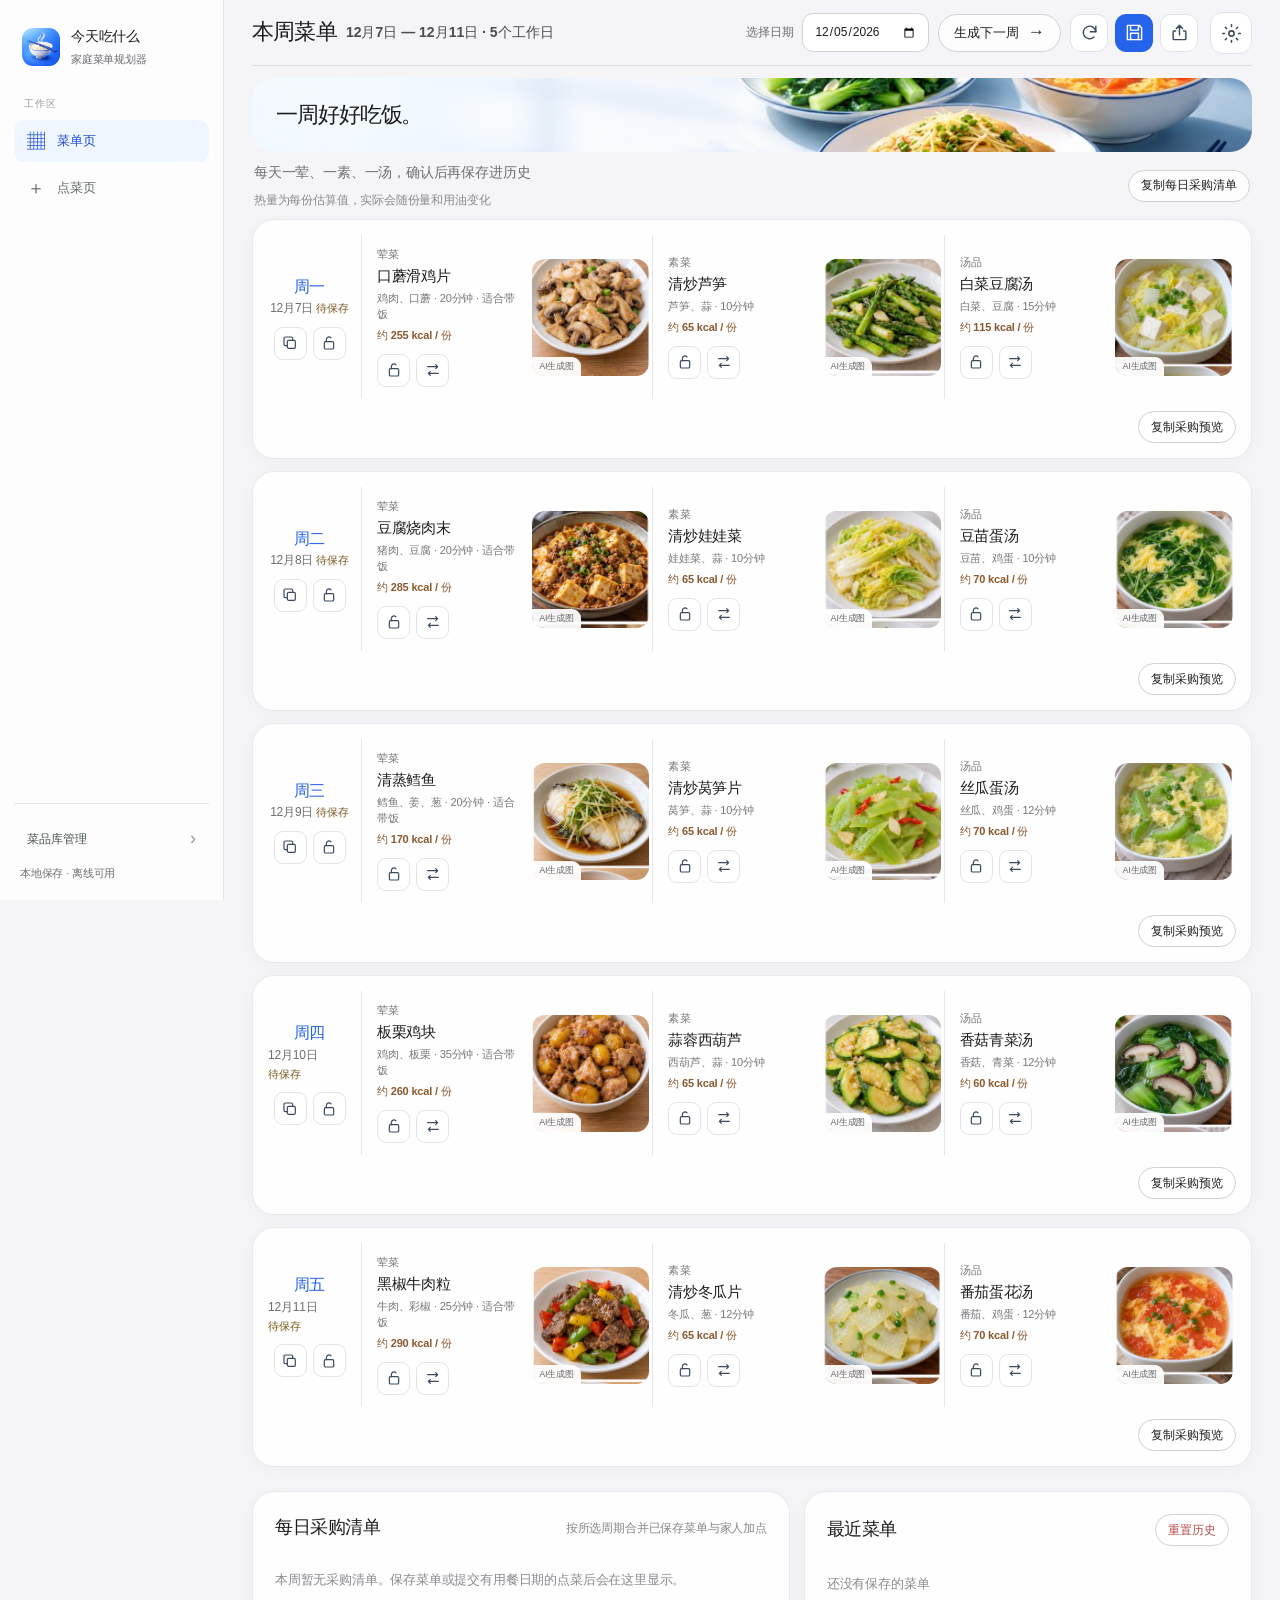
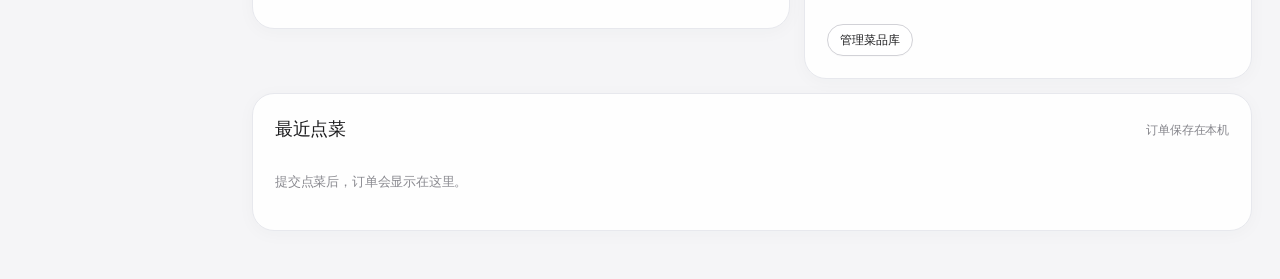
<file: index.html>
<!doctype html>
<html lang="zh-CN">
<head>
<meta charset="utf-8">
<meta name="viewport" content="width=device-width,initial-scale=1">
<meta name="theme-color" content="#f5f5f7">
<meta name="apple-mobile-web-app-capable" content="yes">
<meta name="apple-mobile-web-app-title" content="今天吃什么">
<meta name="apple-mobile-web-app-status-bar-style" content="default">
<link rel="apple-touch-icon" href="assets/brand/app-logo-small.png">
<link rel="manifest" href="site.webmanifest">
<title>今天吃什么 · 家庭菜单规划器</title>
<style>
:root{color-scheme:light;--bg:#f7f8f5;--surface:#fff;--ink:#282d29;--muted:#737b74;--line:#e4e8e2;--green:#3d7355;--green-soft:#edf4ee;--accent:#a96b3c;--radius:8px;font-family:-apple-system,BlinkMacSystemFont,"Segoe UI","PingFang SC","Hiragino Sans GB","Microsoft YaHei",sans-serif}
*{box-sizing:border-box}html{scroll-behavior:smooth}body{margin:0;background:var(--bg);color:var(--ink);font-size:14px;line-height:1.5}button,input,select,textarea{font:inherit}button{color:inherit}header,.wrap{width:min(1200px,100% - 36px);margin-inline:auto}header{display:flex;align-items:center;justify-content:space-between;gap:24px;padding:26px 0 18px;position:relative;overflow:visible}.brand{display:flex;align-items:center;gap:12px;min-width:0}.logo{width:38px;height:38px;display:grid;place-items:center;border-radius:7px;background:#eef2eb;font-size:20px;flex:none}.brand h1{font-size:25px;line-height:1.25;letter-spacing:0;margin:0;font-weight:700;white-space:normal}.brand p{margin:4px 0 0;color:var(--muted);font-size:13px}.top-actions{display:flex;align-items:center;justify-content:flex-end;gap:6px;flex-wrap:wrap}.file-input{display:none}
.btn,.icon-btn{border:1px solid #d9ded8;background:#fff;border-radius:5px;padding:6px 10px;min-height:32px;cursor:pointer;line-height:1.2;color:#39413a;transition:background .12s ease,border-color .12s ease}.btn:hover,.icon-btn:hover{background:#f3f6f2;border-color:#bfc9c0}.btn.primary{background:var(--green);color:#fff;border-color:var(--green)}.btn.primary:hover{background:#315e44}.btn.soft{background:var(--green-soft);border-color:#dce8dd;color:var(--green)}.btn.small{font-size:12px;min-height:28px;padding:4px 7px}.btn.danger{color:#9b4d42}.icon-btn{width:30px;min-width:30px;padding:4px;min-height:28px}.icon-btn.is-locked{background:var(--green-soft);border-color:#cbdccc}.btn:focus-visible,.icon-btn:focus-visible{outline:2px solid #79a888;outline-offset:2px}
.wrap{padding-bottom:34px}.toolbar{display:flex;align-items:center;gap:7px;flex-wrap:wrap;padding:9px 0 14px;border-bottom:1px solid var(--line)}.period{font-weight:600;margin-right:auto;color:#4c554d}.date-picker{display:flex;align-items:center;gap:6px;color:var(--muted);font-size:12px}.date-picker input{border:1px solid #d9ded8;background:#fff;border-radius:5px;padding:5px 7px;color:var(--ink);font:inherit;min-height:32px}.section-head{display:flex;align-items:flex-end;justify-content:space-between;gap:18px;padding:18px 0 10px}.section-head h2{font-size:20px;line-height:1.3;margin:0 0 4px}.section-head p{color:var(--muted);font-size:13px;margin:0}.calorie-note{font-size:12px;color:var(--muted);margin-top:5px}.week-grid,.week-grid.four-weeks{display:grid;grid-template-columns:1fr;gap:8px}.day-card{display:grid;grid-template-columns:92px repeat(3,minmax(0,1fr));align-items:stretch;gap:10px;min-width:0;padding:10px;border:1px solid var(--line);border-radius:var(--radius);background:var(--surface)}.day-card.day-locked{border-color:#9db8a1}.day-head{display:flex;flex-direction:column;align-items:center;justify-content:center;gap:7px;min-width:0;border-right:1px solid var(--line);padding:4px 8px 4px 0}.day-head>div:first-child{display:flex;flex-direction:column;align-items:center}.day-head strong{font-size:15px;color:var(--green)}.day-head small{font-size:12px;color:var(--muted)}.day-actions{display:flex;align-items:center;justify-content:center;gap:4px;flex-wrap:wrap}.day-actions .icon-btn{font-size:11px;width:auto;padding-inline:6px}
.meal{display:grid;grid-template-columns:minmax(0,1fr) minmax(96px,45%);align-items:center;gap:9px;min-width:0;min-height:160px;padding:5px 4px;border-right:1px solid var(--line)}.meal:last-child{border-right:0}.meal-copy{display:flex;flex-direction:column;align-items:flex-start;justify-content:center;min-width:0;gap:3px}.tag{font-size:11px;color:var(--muted);line-height:1.2}.meal-name{font-size:14px;line-height:1.35;font-weight:650;overflow-wrap:anywhere}.meal-meta{font-size:11px;color:var(--muted);line-height:1.4;overflow-wrap:anywhere;min-width:0}.meal-meta.kcal{font-size:11px;color:var(--accent)}.meal-controls{display:flex;align-items:center;gap:5px;margin-top:3px}.photo-panel{position:relative;display:block;align-self:center;width:100%;aspect-ratio:1/1;height:auto;min-width:0;min-height:0;overflow:hidden;border-radius:5px;background:#eef0eb;color:#69736a;text-decoration:none}.photo-panel img{position:absolute;z-index:1;display:block;width:300%;height:300%;max-width:none;object-fit:cover}.photo-panel img.single-image{width:100%;height:100%;object-fit:cover}.photo-credit{position:absolute;z-index:2;bottom:0;left:0;padding:3px 5px;border-radius:0 4px 0 0;background:#ffffffdc;color:#586157;font-size:9px;line-height:1.2}.photo-placeholder{display:grid;position:absolute;inset:0;place-items:center;font-size:11px;color:#737b74}
.below{display:grid;grid-template-columns:minmax(0,1.3fr) minmax(0,1fr);gap:10px;margin-top:12px}.panel{min-width:0;background:var(--surface);border:1px solid var(--line);border-radius:var(--radius);padding:14px}.panel-head{display:flex;align-items:center;justify-content:space-between;gap:10px;margin-bottom:8px}.panel-head h3{font-size:16px;margin:0}.note{font-size:12px;color:var(--muted)}.grocery-day{padding:9px 0;border-top:1px solid var(--line)}.grocery-day:first-child{border-top:0}.grocery-day-head{display:flex;align-items:center;justify-content:space-between;gap:8px}.grocery-day-head strong{font-size:13px}.grocery-group{margin:7px 0 0}.grocery-group h4{font-size:11px;color:var(--muted);font-weight:600;margin:0 0 4px}.chips{display:flex;flex-wrap:wrap;gap:4px}.chip{display:inline-block;max-width:100%;padding:3px 6px;border:1px solid #e6e9e4;border-radius:4px;background:#fafbf9;font-size:11px;overflow-wrap:anywhere}.empty{padding:10px 0;color:var(--muted);font-size:13px}.history-entry{border-top:1px solid var(--line);padding:9px 0}.history-entry summary{display:flex;align-items:center;justify-content:space-between;gap:8px;cursor:pointer;font-size:12px}.history-entry summary span{color:var(--muted)}.history-detail{display:grid;gap:5px;padding:8px 0 0;color:#535c54;font-size:12px}.manage{margin-top:10px}
.modal-backdrop{display:none;position:fixed;inset:0;z-index:20;background:#17201966;padding:20px;overflow:auto}.modal-backdrop.open{display:grid;place-items:center}.modal{width:min(850px,100%);max-height:calc(100vh - 40px);overflow:auto;border:1px solid var(--line);border-radius:10px;background:#fff;padding:18px}.modal-head{display:flex;align-items:center;justify-content:space-between;gap:12px;border-bottom:1px solid var(--line);padding-bottom:10px;margin-bottom:12px}.modal-head h2{font-size:19px;margin:0}.tabs{display:flex;align-items:center;gap:6px;flex-wrap:wrap;margin-bottom:10px}.tab.active{background:var(--green-soft);border-color:#cbdccc;color:var(--green)}.dish-list{display:grid;gap:7px;margin-top:10px}.dish-row{display:grid;grid-template-columns:minmax(0,1fr) 92px auto;align-items:center;gap:10px;min-width:0;padding:8px 0;border-top:1px solid var(--line)}.dish-row>b,.dish-row small{min-width:0;overflow-wrap:anywhere}.dish-row small{display:block;color:var(--muted);font-size:11px;margin-top:2px}.dish-row .photo-panel{grid-column:2;grid-row:1;width:92px;min-height:0}.dish-actions{grid-column:3;grid-row:1;display:flex;gap:3px}.dialog-form{display:grid;grid-template-columns:repeat(2,minmax(0,1fr));gap:10px}.dialog-form label{display:grid;gap:4px;font-size:12px;color:#555e56}.dialog-form input,.dialog-form select,.dialog-form textarea{width:100%;border:1px solid #d9ded8;border-radius:5px;background:#fff;padding:7px 8px;color:var(--ink)}.dialog-form textarea{min-height:68px}.dialog-form .span2{grid-column:span 2}.modal-footer{display:flex;justify-content:flex-end;gap:7px;margin-top:12px}.toast{position:fixed;z-index:30;bottom:18px;left:50%;transform:translateX(-50%);max-width:calc(100% - 32px);padding:9px 13px;border-radius:5px;background:#303a33;color:#fff;font-size:13px;opacity:0;pointer-events:none;transition:opacity .15s}.toast.show{opacity:1}
@media(max-width:760px){header,.wrap{width:calc(100% - 24px)}header{align-items:flex-start;flex-direction:column;gap:13px;padding-top:17px}.brand h1{font-size:23px}.top-actions{justify-content:flex-start}.toolbar{padding:10px 0}.period{width:100%;margin:0 0 2px}.date-picker{flex:1 1 100%;justify-content:space-between}.date-picker input{flex:1;max-width:210px}.toolbar .btn{flex:1 1 auto}.section-head{align-items:flex-start;flex-direction:column;gap:8px}.day-card{grid-template-columns:1fr;gap:0;padding:9px 11px}.day-head{flex-direction:row;justify-content:space-between;border-right:0;border-bottom:1px solid var(--line);padding:2px 0 8px}.day-head>div:first-child{align-items:flex-start}.day-actions{justify-content:flex-end}.meal{grid-template-columns:minmax(0,1fr) minmax(112px,43%);min-height:152px;padding:9px 0;border-right:0;border-bottom:1px solid var(--line)}.meal:last-child{border-bottom:0}.photo-panel{min-height:0}.dish-row .photo-panel{width:82px}.below{grid-template-columns:1fr}.panel{padding:12px}.dish-row{grid-template-columns:minmax(0,1fr) 82px auto;gap:7px}.dish-row .photo-panel{width:82px;min-height:0}.dish-actions .icon-btn{width:27px;min-width:27px}}
@media(max-width:380px){.meal{grid-template-columns:minmax(0,1fr) 40%;gap:7px}.meal-name{font-size:13px}.meal-meta{font-size:10px}.btn{padding-inline:7px}.day-actions .btn{font-size:11px}}
@media(prefers-reduced-motion:reduce){*,*::before,*::after{scroll-behavior:auto!important;transition:none!important}}

/* Apple-inspired refresh: quieter surfaces, stronger type hierarchy, and restrained motion. */
:root{
  color-scheme:light;
  --bg:#f5f5f7;--surface:#fff;--ink:#1d1d1f;--muted:#6e6e73;--line:#e5e5ea;
  --green:#167a53;--green-soft:#edf6f1;--accent:#9a6337;--radius:20px;
  font-family:-apple-system,BlinkMacSystemFont,"SF Pro Text","SF Pro Display","PingFang SC","Hiragino Sans GB","Microsoft YaHei",sans-serif;
  font-synthesis:none;text-rendering:optimizeLegibility;-webkit-font-smoothing:antialiased
}
body{background:linear-gradient(180deg,#fff 0,#f5f5f7 440px);color:var(--ink);font-size:15px;line-height:1.55;letter-spacing:-.012em}
header,.wrap{width:min(1280px,100% - 56px)}
header{position:sticky;top:0;z-index:12;min-height:76px;padding:13px 0;border-bottom:1px solid #e5e5ea;background:rgba(255,255,255,.82);backdrop-filter:saturate(180%) blur(18px);-webkit-backdrop-filter:saturate(180%) blur(18px)}
.brand{gap:13px}.logo{width:42px;height:42px;border-radius:14px;background:#e9f3ec;color:#23815c;font-size:0}.logo svg{width:27px;height:27px}.brand h1{font-size:21px;letter-spacing:-.035em;font-weight:700}.brand p{margin-top:1px;color:#6e6e73;font-size:12px;letter-spacing:0}
.top-actions{gap:8px}.btn,.icon-btn{min-height:38px;border:1px solid #d2d2d7;border-radius:999px;padding:8px 15px;background:rgba(255,255,255,.84);color:#1d1d1f;font-size:13px;font-weight:550;box-shadow:0 1px 1px #00000005;transition:transform .2s cubic-bezier(.2,.8,.2,1),background .2s ease,border-color .2s ease,box-shadow .2s ease,color .2s ease}
.btn:hover,.icon-btn:hover{transform:translateY(-1px);background:#fff;border-color:#a1a1a6;box-shadow:0 5px 14px #1d1d1f0b}.btn:active,.icon-btn:active{transform:scale(.97)}
.btn.primary{background:var(--green);border-color:var(--green);color:#fff;box-shadow:0 3px 10px #167a5325}.btn.primary:hover{background:#116744;border-color:#116744;box-shadow:0 7px 18px #167a5333}.btn.soft{background:#eaf4ee;border-color:#eaf4ee;color:#176f4d}.btn.danger{color:#b34b45}
.btn.small{min-height:32px;padding:6px 12px;font-size:12px}.icon-btn{width:auto;min-width:38px;min-height:32px;padding:6px 11px}.icon-btn.is-locked{background:#e8f3ec;border-color:#c5dfcf;color:#176f4d}.btn:focus-visible,.icon-btn:focus-visible,.date-picker input:focus-visible{outline:3px solid #78b89a;outline-offset:3px}
.wrap{padding:0 0 48px}.toolbar{gap:9px;padding:20px 0 22px;border-bottom:1px solid #dedee3}.period{font-size:14px;color:#4b4b50;font-weight:600;letter-spacing:0;margin-right:auto}.date-picker{gap:9px;color:#6e6e73;font-size:12px}.date-picker input{border:1px solid #d2d2d7;border-radius:11px;background:#fff;padding:8px 11px;min-height:38px;color:var(--ink)}
.section-head{align-items:flex-end;padding:30px 0 16px;gap:20px}.section-head h2{font-size:30px;line-height:1.12;letter-spacing:-.045em;margin-bottom:7px}.section-head p{font-size:14px;color:#6e6e73}.calorie-note{margin-top:7px;font-size:12px;color:#8a8a90}.section-head .day-actions{flex:none}
.week-grid{gap:12px}.day-card{grid-template-columns:94px repeat(3,minmax(0,1fr));gap:12px;padding:15px;border:1px solid #e2e2e7;border-radius:22px;background:rgba(255,255,255,.92);box-shadow:0 3px 14px #1d1d1f06;transition:transform .24s cubic-bezier(.2,.8,.2,1),box-shadow .24s ease,border-color .24s ease;animation:cardIn .45s both}
.day-card:hover{transform:translateY(-2px);box-shadow:0 10px 28px #1d1d1f0d;border-color:#d2d2d7}.day-card.day-locked{border-color:#9bc7aa;box-shadow:0 0 0 1px #9bc7aa inset}
.day-head{gap:9px;border-right:1px solid var(--line);padding-right:10px}.day-head strong{font-size:16px;letter-spacing:-.02em}.day-head small{font-size:12px}.day-actions{gap:5px}.day-actions .icon-btn{font-size:11px;padding-inline:9px}
.meal{grid-template-columns:minmax(0,1fr) minmax(112px,43%);gap:12px;min-height:164px;padding:7px 3px;border-right:1px solid var(--line)}.meal-copy{gap:5px}.tag{color:#77777d;font-size:11px;letter-spacing:.04em}.meal-name{font-size:15px;line-height:1.35;font-weight:650;letter-spacing:-.02em}.meal-meta{font-size:11px;color:#77777d;line-height:1.45}.meal-meta.kcal{color:#8a5a31;font-weight:550}.meal-controls{gap:6px;margin-top:5px}
.photo-panel{aspect-ratio:1/1;border-radius:13px;background:#f0f0f2}.photo-panel img.single-image{object-fit:cover}.photo-credit{padding:4px 7px;border-radius:0 9px 0 0;background:#fffffff0;color:#68686e;font-size:9px}
.below{grid-template-columns:minmax(0,1.2fr) minmax(0,1fr);gap:14px;margin-top:24px}.panel{padding:22px;border:1px solid #e2e2e7;border-radius:22px;background:rgba(255,255,255,.94);box-shadow:0 3px 14px #1d1d1f05}.order-panel{margin-top:14px}.panel-head{margin-bottom:12px}.panel-head h3{font-size:18px;letter-spacing:-.025em}.note{font-size:12px;color:#85858b}.grocery-day{padding:14px 0;border-color:#ececf0}.grocery-day-head strong{font-size:14px}.grocery-group{margin-top:10px}.grocery-group h4{font-size:11px;letter-spacing:.04em}.chips{gap:6px}.chip{padding:5px 10px;border:1px solid #e5e5ea;border-radius:999px;background:#f8f8fa;font-size:11px;color:#49494e}.empty{padding:16px 0;color:#8a8a90}.history-entry{padding:12px 0;border-color:#ececf0}.history-entry summary{font-size:13px}.history-detail{gap:7px;color:#626269;font-size:12px}.manage{margin-top:14px}
.modal-backdrop{background:rgba(22,22,24,.36);backdrop-filter:blur(5px);-webkit-backdrop-filter:blur(5px);padding:24px}.modal{width:min(900px,100%);max-height:min(88vh,900px);border:1px solid #e5e5ea;border-radius:24px;padding:24px;box-shadow:0 28px 90px #0002;animation:modalIn .25s cubic-bezier(.2,.8,.2,1)}.modal-head{padding-bottom:15px;margin-bottom:16px;border-color:#e5e5ea}.modal-head h2{font-size:24px;letter-spacing:-.035em}.tabs{gap:8px;margin-bottom:14px}.tab.active{background:#eaf4ee;border-color:#cce2d4;color:#176f4d}.dish-list{gap:2px;margin-top:14px}.dish-row{gap:14px;padding:12px 0;border-color:#ededf0}.dish-row b{font-size:14px}.dish-row small{font-size:11px;line-height:1.5}.dish-row .photo-panel{border-radius:12px}.dish-actions{gap:5px}.dialog-form{gap:12px}.dialog-form label{gap:6px;color:#626269}.dialog-form input,.dialog-form select,.dialog-form textarea{border-color:#d2d2d7;border-radius:11px;padding:10px 12px}.dialog-form input:focus,.dialog-form select:focus,.dialog-form textarea:focus{outline:3px solid #d7eee0;border-color:#74aa8a}.modal-footer{gap:9px;margin-top:18px}
.toast{bottom:24px;padding:12px 18px;border-radius:999px;background:rgba(29,29,31,.92);box-shadow:0 8px 24px #0002;font-size:13px;backdrop-filter:blur(12px)}
@keyframes cardIn{from{opacity:0;transform:translateY(8px)}to{opacity:1;transform:translateY(0)}}@keyframes modalIn{from{opacity:0;transform:translateY(8px) scale(.99)}to{opacity:1;transform:translateY(0) scale(1)}}
@media(max-width:760px){
  header,.wrap{width:calc(100% - 32px)}header{min-height:0;align-items:center;flex-direction:row;gap:12px;padding:11px 0}.brand{gap:9px}.logo{width:38px;height:38px;border-radius:13px}.logo svg{width:24px;height:24px}.brand h1{font-size:18px}.brand p{display:none}.top-actions{gap:5px}.top-actions .btn{min-height:34px;padding:7px 10px;font-size:11px}
  .toolbar{gap:7px;padding:14px 0 17px}.period{width:100%;font-size:13px}.date-picker{flex:1 1 100%;justify-content:space-between}.date-picker input{flex:1;max-width:220px}.toolbar .btn{flex:1 1 auto;min-height:36px;padding-inline:9px;font-size:12px}
  .section-head{align-items:flex-start;flex-direction:row;padding:24px 0 13px;gap:10px}.section-head h2{font-size:26px}.section-head p{max-width:34ch;font-size:12px}.calorie-note{font-size:11px}.section-head .day-actions .btn{min-height:34px;padding-inline:10px;font-size:11px}
  .day-card{grid-template-columns:1fr;gap:0;padding:11px 15px;border-radius:20px}.day-card:hover{transform:none}.day-head{flex-direction:row;justify-content:space-between;border-right:0;border-bottom:1px solid var(--line);padding:2px 0 9px}.day-head>div:first-child{align-items:flex-start}.day-actions{justify-content:flex-end}.meal{grid-template-columns:minmax(0,1fr) minmax(116px,40%);gap:12px;min-height:0;padding:12px 0;border-right:0;border-bottom:1px solid var(--line)}.meal:last-child{border-bottom:0}.meal-name{font-size:14px}.meal-meta{font-size:11px}.photo-panel{aspect-ratio:1/1;border-radius:12px}
  .below{grid-template-columns:1fr;gap:12px;margin-top:18px}.panel{padding:17px;border-radius:20px}.panel-head h3{font-size:16px}.modal-backdrop{padding:12px}.modal{max-height:calc(100dvh - 24px);padding:17px;border-radius:20px}.dish-row{grid-template-columns:minmax(0,1fr) 76px auto;gap:8px}.dish-row .photo-panel{width:76px}.dish-actions{gap:2px}.dish-actions .icon-btn{width:31px;min-width:31px;padding:4px}.dialog-form{grid-template-columns:1fr}.dialog-form .span2{grid-column:auto}
}
@media(max-width:420px){header{flex-wrap:wrap}.top-actions{width:100%;justify-content:flex-start}header,.wrap{width:calc(100% - 24px)}.brand{gap:7px}.brand h1{font-size:17px}.logo{width:34px;height:34px}.logo svg{width:22px;height:22px}.top-actions{gap:4px}.top-actions .btn{padding-inline:8px;font-size:10px}.toolbar .btn{font-size:11px}.section-head{gap:6px}.section-head h2{font-size:23px}.section-head .day-actions .btn{font-size:10px;padding-inline:8px}.meal{grid-template-columns:minmax(0,1fr) minmax(108px,40%);gap:9px}.day-actions .btn{font-size:10px}}
@media(prefers-reduced-motion:reduce){.day-card,.modal{animation:none!important}.day-card,.btn,.icon-btn{transition:none!important}}

/* Integrated menu / ordering workspace */
.app-shell{min-height:100vh;display:flex}.sidebar{position:sticky;top:0;align-self:flex-start;display:flex;flex-direction:column;width:224px;height:100vh;flex:0 0 224px;padding:22px 14px 18px;background:rgba(255,255,255,.78);border-right:1px solid var(--line,#e5e7eb);backdrop-filter:blur(18px);-webkit-backdrop-filter:blur(18px);z-index:4}.sidebar-brand{display:flex;align-items:center;gap:11px;padding:4px 8px 28px}.sidebar-mark{display:grid;place-items:center;width:36px;height:36px;border-radius:12px;background:#e8f3eb;color:#347a58;font-size:18px;font-weight:700}.sidebar-brand strong{display:block;font-size:14px;letter-spacing:-.2px}.sidebar-brand small,.sidebar-bottom small{display:block;margin-top:3px;color:var(--muted,#858b86);font-size:11px}.side-label{padding:0 10px 9px;color:#969d98;font-size:10px;letter-spacing:.08em}.side-nav{display:grid;gap:5px}.side-link{display:flex;align-items:center;gap:11px;width:100%;padding:11px 12px;border:0;border-radius:10px;background:transparent;color:#626b65;text-align:left;font:inherit;font-size:13px;cursor:pointer;transition:background .18s,color .18s,transform .18s}.side-link:hover{background:#f3f6f3}.side-link.active{background:#eaf3ed;color:#246744;font-weight:600}.side-icon{display:grid;place-items:center;width:20px;font-size:18px;line-height:1}.sidebar-bottom{margin-top:auto;padding:12px 6px 0;border-top:1px solid var(--line,#e5e7eb)}.side-manage{display:flex;align-items:center;justify-content:space-between;width:100%;padding:9px 7px;border:0;border-radius:8px;background:transparent;color:#48524c;font:inherit;font-size:12px;cursor:pointer}.side-manage:hover{background:#f3f6f3}.side-manage span{font-size:18px;color:#929a94}.app-main{flex:1;min-width:0}.app-main>header{width:min(1280px,calc(100% - 56px));margin-inline:auto}.app-main>.wrap{width:min(1280px,calc(100% - 56px));margin-inline:auto}.mobile-nav{display:none}.order-view{padding:8px 0 40px}.order-view[hidden],#menuView[hidden]{display:none!important}.order-hero{padding:16px 0 23px}.order-eyebrow{color:#458265;font-size:11px;font-weight:600;letter-spacing:.08em}.order-hero h2{margin:7px 0 5px;font-size:clamp(25px,3vw,34px);letter-spacing:-.04em}.order-hero p{margin:0;color:#7b837d;font-size:13px}.order-layout{display:grid;grid-template-columns:minmax(0,1fr) 310px;align-items:start;gap:16px}.order-catalog,.order-cart{padding:16px}.order-tools{display:grid;gap:13px;padding-bottom:12px;border-bottom:1px solid var(--line,#e5e7eb)}.order-search{width:100%;height:40px;padding:0 13px;border:1px solid var(--line,#e5e7eb);border-radius:10px;background:#fafbfa;color:inherit;font:inherit;font-size:13px;outline:none}.order-search:focus{border-color:#73a88a;box-shadow:0 0 0 3px rgba(82,143,105,.12)}.order-filters{display:flex;gap:7px;flex-wrap:wrap}.filter-chip{display:flex;align-items:center;gap:7px;padding:7px 10px;border:1px solid #e6eae6;border-radius:999px;background:white;color:#667069;font:inherit;font-size:11px;cursor:pointer}.filter-chip span{color:#9aa29c;font-size:10px}.filter-chip.active{border-color:#cfe3d5;background:#edf6f0;color:#286a46}.filter-chip.active span{color:#56876a}.order-dish-list{display:grid}.order-dish{display:grid;grid-template-columns:76px minmax(0,1fr) auto;align-items:center;gap:13px;padding:13px 0;border-bottom:1px solid #eef0ee}.order-dish:last-child{border-bottom:0}.order-dish-photo{width:76px;height:76px;overflow:hidden;border-radius:11px;background:#f3f2ec}.order-dish-photo .photo-panel{position:relative;width:100%;height:100%;border:0;border-radius:0;overflow:hidden}.order-dish-photo .photo-panel img{width:300%;height:300%;max-width:none;object-fit:cover}.order-dish-photo .photo-panel img.single-image{width:100%;height:100%}.order-dish-photo .photo-credit{font-size:8px}.order-dish-copy{display:grid;gap:5px;min-width:0}.order-dish-copy strong{overflow:hidden;color:#252c28;font-size:13px;font-weight:600;text-overflow:ellipsis;white-space:nowrap}.order-dish-copy span,.order-dish-copy small{overflow:hidden;color:#7d857f;font-size:10px;text-overflow:ellipsis;white-space:nowrap}.order-dish-copy small{color:#9a795a}.qty-control{display:flex;align-items:center;gap:7px}.qty-control button{display:grid;place-items:center;width:28px;height:28px;border:1px solid #e2e7e2;border-radius:50%;background:white;color:#476d54;font-size:16px;line-height:1;cursor:pointer}.qty-control button:disabled{color:#b8c0ba;background:#f7f8f7;cursor:default}.qty-control b{min-width:12px;color:#47514a;font-size:11px;text-align:center}.order-cart{position:sticky;top:18px}.order-cart h3{margin:0;font-size:15px}.order-count{margin:6px 0 12px;color:#8b938d;font-size:11px}.order-selection{display:grid;gap:6px;max-height:190px;overflow:auto}.selected-order{display:grid;grid-template-columns:minmax(0,1fr) auto 22px;align-items:center;gap:8px;padding:8px 9px;border-radius:8px;background:#f5f7f5;font-size:11px}.selected-order span{overflow:hidden;text-overflow:ellipsis;white-space:nowrap}.selected-order b{color:#68746b;font-size:10px}.selected-order button{border:0;background:transparent;color:#9ca59f;font-size:17px;cursor:pointer}.order-empty{padding:15px 8px;border:1px dashed #e3e8e3;border-radius:9px;color:#a0a7a1;font-size:11px;text-align:center}.order-fields{display:grid;gap:12px;margin-top:16px}.order-fields label{display:grid;gap:6px;color:#667069;font-size:11px}.order-fields input,.order-fields textarea{width:100%;min-height:37px;padding:8px 10px;border:1px solid #e3e8e3;border-radius:8px;background:white;color:#303833;font:inherit;font-size:12px}.order-fields textarea{min-height:68px;resize:vertical}.order-submit{width:100%;margin-top:14px}.order-submit:disabled{opacity:.48;cursor:not-allowed}.order-local-note,.order-status{margin:9px 0 0;color:#a0a7a1;font-size:10px;line-height:1.5}.order-status{color:#347a58;min-height:15px}
@media(max-width:920px){.sidebar{width:190px;flex-basis:190px}.order-layout{grid-template-columns:minmax(0,1fr) 280px}.app-main>header,.app-main>.wrap{width:calc(100% - 36px)}}
@media(max-width:700px){.app-shell{display:block}.sidebar{display:none}.app-main>header,.app-main>.wrap{width:calc(100% - 28px)}.app-main>.wrap{padding-bottom:calc(96px + env(safe-area-inset-bottom))}.mobile-nav{position:fixed;z-index:20;right:12px;bottom:calc(10px + env(safe-area-inset-bottom));left:12px;display:grid;grid-template-columns:1fr 1fr;padding:6px;border:1px solid rgba(225,230,225,.9);border-radius:15px;background:rgba(255,255,255,.9);box-shadow:0 8px 28px rgba(25,40,30,.12);backdrop-filter:blur(18px);-webkit-backdrop-filter:blur(18px)}.mobile-nav button{display:grid;justify-items:center;gap:2px;padding:7px 4px;border:0;border-radius:10px;background:transparent;color:#727b75;font:inherit;font-size:10px;cursor:pointer}.mobile-nav button span{font-size:17px;line-height:1}.mobile-nav button.active{background:#eaf3ed;color:#286a46;font-weight:600}.order-view{padding-top:2px}.order-hero{padding:13px 0 16px}.order-layout{grid-template-columns:1fr;gap:12px}.order-catalog,.order-cart{padding:13px}.order-cart{position:static}.order-dish{grid-template-columns:64px minmax(0,1fr) auto;gap:10px;padding:11px 0}.order-dish-photo{width:64px;height:64px}.order-dish-copy strong{font-size:12px}.order-dish-copy span,.order-dish-copy small{font-size:9px}.qty-control{gap:5px}.qty-control button{width:26px;height:26px}.order-fields{grid-template-columns:1fr 1fr;align-items:start}.order-fields textarea{min-height:60px}.order-submit{min-height:42px}.brand h1{font-size:20px}}
@media(prefers-reduced-motion:reduce){.side-link,.filter-chip,.mobile-nav button{transition:none!important}}


/* Ocean blue palette and unified menu/order components */
:root{--green:#2563eb;--green-soft:#eff6ff;--accent:#8a5a31}
.logo{background:#eaf2ff;color:#2563eb}
.btn.primary{background:#2563eb;border-color:#2563eb;box-shadow:0 3px 10px #2563eb24}.btn.primary:hover{background:#1d4ed8;border-color:#1d4ed8;box-shadow:0 7px 18px #2563eb30}
.btn.soft,.tab.active{background:#eff6ff;border-color:#dbeafe;color:#1d4ed8}
.icon-btn.is-locked{background:#eff6ff;border-color:#bfdbfe;color:#1d4ed8}
.btn:focus-visible,.icon-btn:focus-visible,.date-picker input:focus-visible{outline-color:#93c5fd}
.day-card.day-locked{border-color:#93c5fd;box-shadow:0 0 0 1px #93c5fd inset}
.sidebar-mark{background:#eaf2ff;color:#1d4ed8}.side-link.active,.mobile-nav button.active{background:#eff6ff;color:#1d4ed8}
.order-eyebrow{color:#2563eb}.filter-chip.active{border-color:#bfdbfe;background:#eff6ff;color:#1d4ed8}.filter-chip.active span{color:#3b82f6}
.order-search:focus{border-color:#60a5fa;box-shadow:0 0 0 3px rgba(37,99,235,.12)}
.qty-control button{color:#1d4ed8}.qty-control button:not(:disabled):hover{background:#eff6ff;border-color:#bfdbfe}
.order-status{color:#1d4ed8}
.order-catalog{padding:0;overflow:hidden}.order-browser{display:grid;grid-template-columns:146px minmax(0,1fr);min-height:550px}.order-category-sidebar{padding:20px 12px;border-right:1px solid #e5e5ea;background:#f8faff}.category-heading{padding:1px 9px 12px;color:#7a8490;font-size:11px;font-weight:600;letter-spacing:.06em}.order-filters{display:grid;gap:4px}.order-category-sidebar .filter-chip{justify-content:space-between;width:100%;padding:10px 10px;border:0;border-radius:9px;background:transparent;color:#626d7a;font-size:12px;text-align:left}.order-category-sidebar .filter-chip span{min-width:22px;padding:2px 6px;border-radius:999px;background:#f0f2f5;color:#87919c;text-align:center}.order-category-sidebar .filter-chip.active{background:#e7f0ff;color:#1d4ed8;font-weight:600}.order-category-sidebar .filter-chip.active span{background:#fff;color:#2563eb}.order-results{min-width:0;padding:16px 18px}.order-tools{padding:0 0 10px;border:0}.order-dish-list{gap:8px}.order-dish{grid-template-columns:72px minmax(0,1fr) auto;gap:12px;padding:9px;border:1px solid #e6e8ed;border-radius:15px;background:#fff;box-shadow:0 2px 7px rgba(29,41,57,.035);transition:border-color .18s ease,box-shadow .18s ease,transform .18s ease}.order-dish:hover{transform:translateY(-1px);border-color:#cbd5e1;box-shadow:0 6px 16px rgba(29,41,57,.07)}.order-dish:last-child{border-bottom:1px solid #e6e8ed}.order-dish-photo{width:72px;height:72px;border-radius:10px}.order-dish-copy strong{font-size:13px;letter-spacing:-.02em}.order-cart{border-radius:22px}.selected-order{background:#f4f7fc}.order-empty{border-color:#dce5f2;background:#fafcff}
@media(max-width:920px){.order-browser{grid-template-columns:128px minmax(0,1fr)}.order-results{padding:14px}}
@media(max-width:700px){.order-catalog{padding:0}.order-browser{grid-template-columns:91px minmax(0,1fr);min-height:0}.order-category-sidebar{padding:14px 6px}.category-heading{padding:2px 4px 10px;font-size:9px;letter-spacing:0}.order-category-sidebar .filter-chip{display:grid;grid-template-columns:1fr;justify-items:start;gap:4px;padding:9px 7px;font-size:10px}.order-category-sidebar .filter-chip span{min-width:19px;padding:1px 5px;font-size:9px}.order-results{padding:10px 8px}.order-tools{padding-bottom:8px}.order-dish{grid-template-columns:48px minmax(0,1fr) auto;gap:7px;padding:7px;border-radius:12px}.order-dish-photo{width:48px;height:48px;border-radius:8px}.order-dish-copy{gap:3px}.order-dish-copy strong{font-size:10px}.order-dish-copy span,.order-dish-copy small{font-size:8px}.qty-control{gap:3px}.qty-control button{width:23px;height:23px;font-size:14px}.qty-control b{min-width:9px;font-size:9px}.order-layout{gap:10px}.order-catalog,.order-cart{border-radius:18px}.order-cart{padding:14px}.order-hero h2{font-size:27px}}
@media(prefers-reduced-motion:reduce){.order-dish{transition:none!important}}


/* View and catalog refresh motion */
.view-enter{animation:workspaceEnter .28s cubic-bezier(.2,.8,.2,1) both;transform-origin:top center}
@keyframes workspaceEnter{from{opacity:0;transform:translateY(8px) scale(.997)}to{opacity:1;transform:translateY(0) scale(1)}}
.order-dish{animation:orderDishIn .26s cubic-bezier(.2,.8,.2,1) both;animation-delay:var(--dish-delay,0ms)}
@keyframes orderDishIn{from{opacity:0;transform:translateY(6px)}to{opacity:1;transform:translateY(0)}}
.dish-favorite{justify-self:start;padding:2px 7px;border-radius:999px;background:#eff6ff;color:#2563eb;font-size:9px;font-style:normal;line-height:1.4}
.catalog-empty{padding:24px 8px;text-align:center}
@media(prefers-reduced-motion:reduce){.view-enter,.order-dish{animation:none!important}}


/* Order history subpage */
.order-subnav{display:flex;gap:7px;padding:3px;width:max-content;max-width:100%;margin:2px 0 18px;border:1px solid #e2e8f0;border-radius:12px;background:#f7f9fc}.order-subnav-btn{display:flex;align-items:center;gap:7px;padding:8px 13px;border:0;border-radius:9px;background:transparent;color:#697586;font:inherit;font-size:12px;cursor:pointer;transition:background .18s,color .18s,box-shadow .18s}.order-subnav-btn span{min-width:19px;padding:1px 6px;border-radius:999px;background:#e9edf3;color:#738094;font-size:10px;text-align:center}.order-subnav-btn.active{background:#fff;color:#1d4ed8;box-shadow:0 1px 4px #1e293b14;font-weight:600}.order-subnav-btn.active span{background:#eff6ff;color:#2563eb}.order-subpage[hidden]{display:none!important}.history-page-head{display:flex;align-items:center;justify-content:space-between;gap:14px;margin:0 0 12px}.history-page-head h3{margin:0;font-size:18px;letter-spacing:-.025em}.history-page-head p{margin:3px 0 0;color:#858d98;font-size:11px}.history-page-head .btn{min-height:36px}.managed-order-list{display:grid;gap:12px}.managed-order-card{overflow:hidden;border:1px solid #e2e6ed;border-radius:20px;background:rgba(255,255,255,.95);box-shadow:0 3px 14px rgba(29,41,57,.045);animation:orderDishIn .24s ease both}.managed-order-head{display:flex;align-items:center;justify-content:space-between;gap:12px;padding:14px 17px;border-bottom:1px solid #edf0f4;background:linear-gradient(115deg,#f7faff,#fff)}.managed-order-head>div:first-child{display:grid;gap:3px}.order-date-label{color:#8792a1;font-size:10px}.managed-order-head strong{font-size:14px}.managed-order-head small{color:#9aa3ae;font-size:10px}.managed-order-summary{display:flex;align-items:center;gap:9px;color:#727e8d;font-size:11px}.managed-order-summary b{color:#30445f;font-size:11px}.delete-order-btn{padding:6px 9px;border:1px solid #f2d6d3;border-radius:8px;background:#fff;color:#b64b45;font:inherit;font-size:10px;cursor:pointer}.delete-order-btn:hover{background:#fff7f6}.managed-order-items{padding:3px 16px}.managed-order-item{display:grid;grid-template-columns:48px minmax(0,1fr) auto;align-items:center;gap:11px;padding:10px 0;border-bottom:1px solid #f0f2f5}.managed-order-item:last-child{border-bottom:0}.managed-item-photo{width:48px;height:48px;overflow:hidden;border-radius:10px;background:#f3f5f8}.managed-item-photo .photo-panel{position:relative;width:100%;height:100%;aspect-ratio:auto;border:0;border-radius:0;overflow:hidden}.managed-item-photo .photo-panel img{width:300%;height:300%;max-width:none}.managed-item-photo .photo-panel img.single-image{width:100%;height:100%}.managed-item-photo .photo-credit{display:none}.managed-item-copy{display:grid;gap:4px;min-width:0}.managed-item-copy strong{overflow:hidden;font-size:12px;font-weight:600;text-overflow:ellipsis;white-space:nowrap}.managed-item-copy small{overflow:hidden;color:#84909d;font-size:10px;text-overflow:ellipsis;white-space:nowrap}.managed-order-note{margin:0 16px;padding:9px 0;border-top:1px solid #f0f2f5;color:#748092;font-size:11px}.order-add-row{padding:11px 16px 14px;border-top:1px solid #edf0f4;background:#fafcff}.order-add-button{width:100%;min-height:42px;display:flex;align-items:center;gap:10px;text-align:left;padding:8px 11px;font-size:12px}.order-add-button small{flex:1;color:#7d8795;font-size:10px}.order-add-button b{color:#58749a;font-size:16px}.order-edit-context{margin:0 0 10px;padding:10px 12px;border-radius:11px;background:#eff6ff;color:#365e8e;font-size:11px;line-height:1.5}.order-edit-context[hidden]{display:none}.empty-order-items{padding:15px 2px;color:#929baa;font-size:11px}.order-history-empty{display:grid;justify-items:center;gap:8px;padding:52px 20px;border:1px dashed #d8e0ec;border-radius:20px;background:rgba(255,255,255,.7);text-align:center}.order-history-empty>span{display:grid;place-items:center;width:42px;height:42px;border-radius:14px;background:#eff6ff;color:#2563eb;font-size:22px}.order-history-empty strong{font-size:14px}.order-history-empty p{margin:0 0 5px;color:#8892a0;font-size:11px}.confirm-backdrop{position:fixed;z-index:40;inset:0;display:grid;place-items:center;padding:20px;background:rgba(15,23,42,.28);backdrop-filter:blur(5px);-webkit-backdrop-filter:blur(5px);opacity:0;transition:opacity .18s ease}.confirm-backdrop[hidden]{display:none!important}.confirm-backdrop.open{opacity:1}.confirm-card{width:min(360px,100%);padding:25px;border:1px solid #e5e7eb;border-radius:22px;background:rgba(255,255,255,.97);box-shadow:0 24px 80px #0f172a26;text-align:center;transform:translateY(7px) scale(.985);transition:transform .2s cubic-bezier(.2,.8,.2,1)}.confirm-backdrop.open .confirm-card{transform:translateY(0) scale(1)}.confirm-mark{display:grid;place-items:center;width:42px;height:42px;margin:0 auto 12px;border-radius:14px;background:#fff1f0;color:#c2413a;font-size:19px;font-weight:700}.confirm-card h2{margin:0;font-size:18px}.confirm-card p{margin:7px 0 20px;color:#788393;font-size:12px;line-height:1.6}.confirm-actions{display:flex;justify-content:center;gap:9px}.confirm-actions .btn{min-width:110px}.confirm-actions .btn.danger{border-color:#f0d0ce;background:#fff;color:#b64b45}.confirm-actions .btn.danger:hover{background:#fff5f4}
@media(max-width:700px){.order-subnav{margin:0 0 14px}.history-page-head h3{font-size:16px}.history-page-head .btn{padding-inline:10px}.managed-order-card{border-radius:16px}.managed-order-head{align-items:flex-start;padding:12px}.managed-order-summary{gap:6px;flex-wrap:wrap;justify-content:flex-end}.delete-order-btn{padding:5px 7px}.managed-order-items{padding-inline:12px}.managed-order-item{grid-template-columns:42px minmax(0,1fr) auto;gap:8px}.managed-item-photo{width:42px;height:42px}.order-add-row{padding:10px 12px 12px}.order-add-button{gap:6px;padding:8px}.order-add-button small{font-size:9px}.confirm-card{padding:22px 18px}}
@media(prefers-reduced-motion:reduce){.order-subnav-btn,.confirm-backdrop,.confirm-card{transition:none!important}.managed-order-card{animation:none!important}}


/* Stronger pointer hover feedback for selectable dishes */
@media(hover:hover) and (pointer:fine){.order-dish{position:relative;z-index:0;transform-origin:center;transition:transform .24s cubic-bezier(.2,.8,.2,1),border-color .2s ease,box-shadow .24s ease,background .2s ease}.order-dish:hover,.order-dish:focus-within{z-index:2;transform:translateY(-4px) scale(1.018);border-color:#60a5fa;background:linear-gradient(110deg,#fff,#f8fbff);box-shadow:0 12px 28px rgba(37,99,235,.16),0 2px 6px rgba(15,23,42,.05)}.order-dish-photo{transition:transform .28s cubic-bezier(.2,.8,.2,1),box-shadow .24s ease}.order-dish:hover .order-dish-photo,.order-dish:focus-within .order-dish-photo{transform:scale(1.055);box-shadow:0 4px 12px rgba(37,99,235,.14)}.order-dish:hover .qty-control button:not(:disabled){border-color:#bfdbfe;background:#eff6ff}}
@media(prefers-reduced-motion:reduce){.order-dish:hover,.order-dish:focus-within{transform:none!important}.order-dish-photo,.order-dish:hover .order-dish-photo,.order-dish:focus-within .order-dish-photo{transition:none!important;transform:none!important;box-shadow:none!important}}

.sync-backdrop{position:fixed;inset:0;z-index:80;background:rgba(18,34,54,.32);backdrop-filter:blur(12px);display:grid;place-items:center;padding:20px;animation:fadeIn .18s ease both}.sync-backdrop[hidden]{display:none}.sync-card{max-height:90vh;overflow-y:auto;overscroll-behavior:contain;width:min(100%,480px);padding:26px;border:1px solid rgba(17,46,76,.1);border-radius:24px;background:rgba(255,255,255,.96);box-shadow:0 24px 80px rgba(18,50,80,.2);animation:liftIn .24s cubic-bezier(.2,.8,.2,1) both}.sync-head{display:flex;align-items:center;justify-content:space-between}.sync-head h2,.sync-card h2{margin:3px 0 0;font-size:24px;letter-spacing:-.04em}.eyebrow{margin:0;color:var(--blue-600,#3975b9);font-size:10px;font-weight:700;letter-spacing:.12em}.sync-explain,.sync-card>p:not(.eyebrow){color:var(--muted,#687684);font-size:14px;line-height:1.65}.sync-status{margin:18px 0;padding:12px 14px;border-radius:14px;background:#f2f7fb;color:#38536d;font-size:13px}.sync-config-note{padding:12px;border-radius:12px;background:#fff6e8;color:#805b22;font-size:13px;line-height:1.6}.field-label{display:block;margin:16px 0 7px;font-size:12px;color:var(--muted,#687684)}.sync-form-row{display:flex;gap:8px}.sync-form-row .input{min-width:0;flex:1}.sync-account{display:flex;justify-content:space-between;gap:12px;padding:14px 0;color:var(--muted,#687684);font-size:13px}.sync-account strong{color:var(--ink,#182b3b);font-weight:600}.sync-actions{display:flex;gap:10px;justify-content:flex-end;margin-top:14px}@keyframes fadeIn{from{opacity:0}to{opacity:1}}@keyframes liftIn{from{opacity:0;transform:translateY(8px) scale(.985)}to{opacity:1;transform:none}}@media(max-width:640px){.sync-card{padding:20px;border-radius:20px}.sync-actions{flex-direction:column}.sync-actions .btn{width:100%}.sync-form-row{align-items:stretch}.sync-form-row .btn{white-space:nowrap}}


.order-subcategory-heading{padding-top:18px}.order-subfilters{display:grid;gap:4px}.order-category-sidebar .sub-filter{justify-content:space-between;width:100%;padding:8px 10px;border:0;border-radius:9px;background:transparent;color:#687384;font-size:11px;text-align:left}.order-category-sidebar .sub-filter.active{background:#f0f5ff;color:#315fbe;font-weight:600}.order-category-sidebar .sub-filter span{background:#f0f2f5;color:#87919c}
.order-subcategory-panel{max-height:0;overflow:hidden;opacity:0;transform:translateY(-7px);pointer-events:none;transition:max-height .38s cubic-bezier(.22,.8,.24,1),opacity .24s ease,transform .38s cubic-bezier(.22,.8,.24,1)}.order-subcategory-panel.is-open{max-height:420px;opacity:1;transform:translateY(0);pointer-events:auto}.order-subcategory-inner{padding-top:10px}.order-subcategory-heading{padding-top:8px!important;padding-bottom:8px!important}.order-subfilters .sub-filter{transition:background-color .2s ease,color .2s ease,transform .2s ease}.order-subfilters .sub-filter:hover{transform:translateX(2px)}@media(prefers-reduced-motion:reduce){.order-subcategory-panel,.order-subfilters .sub-filter{transition:none}.order-subfilters .sub-filter:hover{transform:none}}
/* Mobile layout refinements */
@media(max-width:700px){
  html,body{max-width:100%;overflow-x:hidden}
  .app-main>header,.app-main>.wrap{width:calc(100% - 28px);max-width:560px}
  .app-main>header{display:grid;grid-template-columns:1fr;align-items:center;gap:11px;padding:13px 0 10px}
  .brand{width:100%;min-width:0;gap:10px}
  .brand h1{font-size:19px;line-height:1.2;white-space:nowrap;letter-spacing:-.02em}
  .top-actions{width:100%;display:grid;grid-template-columns:repeat(4,minmax(0,1fr));gap:6px}
  .top-actions .btn{min-width:0;min-height:34px;padding:6px 3px;font-size:10px;white-space:nowrap;overflow:hidden;text-overflow:ellipsis}
  .toolbar{display:grid;grid-template-columns:repeat(2,minmax(0,1fr));gap:7px;padding:10px 0 14px}
  .period,.date-picker{grid-column:1/-1;width:100%;min-width:0}
  .period{font-size:12px}
  .date-picker{justify-content:space-between;gap:8px}
  .date-picker input{width:auto;min-width:0;max-width:none;flex:1;padding:8px 9px}
  .toolbar .btn{width:100%;min-width:0;min-height:38px;padding:7px 5px;font-size:11px;white-space:nowrap}
  .section-head{padding-top:19px;gap:8px}
  .section-head h2{font-size:22px;line-height:1.2}
  .section-head p{font-size:11px;line-height:1.5}
  .section-head .day-actions .btn{font-size:10px;padding:6px 8px}
  .calorie-note{font-size:10px;line-height:1.4}
  .day-card{padding:9px 12px;border-radius:16px;margin-bottom:9px}
  .day-head{align-items:center;padding:2px 0 8px}
  .day-head strong{font-size:15px}
  .day-head small{font-size:11px}
  .day-actions{gap:5px}
  .day-actions .btn,.day-actions .icon-btn{min-height:32px;padding:5px 8px;font-size:10px}
  .meal{grid-template-columns:minmax(0,1fr) minmax(94px,36%);gap:9px;padding:10px 0}
  .meal-copy{min-width:0}
  .meal-name{font-size:14px;line-height:1.35;overflow-wrap:anywhere}
  .meal-meta{font-size:10px;line-height:1.45;overflow-wrap:anywhere}
  .meal-controls{gap:5px;margin-top:6px}
  .meal-controls .btn,.meal-controls .icon-btn{min-height:30px;padding:5px 8px;font-size:10px}
  .photo-panel{width:100%;aspect-ratio:1/1;min-height:0;max-height:132px;border-radius:11px;overflow:hidden}
  .photo-panel img.single-image{width:100%;height:100%;object-fit:cover;display:block}
  .app-main>.wrap{padding-bottom:calc(112px + env(safe-area-inset-bottom))}
  .mobile-nav{bottom:calc(9px + env(safe-area-inset-bottom));left:14px;right:14px;padding:5px;border-radius:14px}
  .mobile-nav button{min-height:48px;font-size:10px}
  .order-hero h2{font-size:24px;line-height:1.2}
  .order-hero p{font-size:12px;line-height:1.5}
  .order-browser{display:flex;flex-direction:column;gap:0}
  .order-category-sidebar{width:100%;min-width:0;padding:0 0 10px;border-right:0;border-bottom:1px solid var(--line)}
  .category-heading{margin:0 0 7px;font-size:11px}
  .order-filters{display:grid;grid-template-columns:repeat(3,minmax(0,1fr));gap:6px}
  .order-subcategory-heading{margin-top:10px}
  .order-subfilters{display:flex;gap:6px;overflow-x:auto;padding:0 1px 3px;scrollbar-width:none}
  .order-subfilters .filter-chip{width:max-content;min-width:max-content;flex:0 0 auto}
  .order-subfilters::-webkit-scrollbar{display:none}
  .filter-chip{min-height:34px;padding:6px 8px;font-size:11px;white-space:nowrap}
  .order-filters .filter-chip{justify-content:center;padding:6px 4px}
  .order-filters .filter-chip span,.order-subfilters .filter-chip span{font-size:9px}
  .order-results{min-width:0;padding-top:10px}
  .order-tools{margin-bottom:7px}
  .order-dish-list{gap:0}
  .order-dish{grid-template-columns:64px minmax(0,1fr) auto;gap:9px;padding:10px 0}
  .order-dish-photo{width:64px;height:64px;border-radius:10px;overflow:hidden}
  .order-dish-photo .photo-panel{width:100%;height:100%;max-height:none;aspect-ratio:1/1}
  .order-dish-copy{min-width:0;gap:3px}
  .order-dish-copy strong{font-size:13px;line-height:1.35}
  .order-dish-copy span,.order-dish-copy small{font-size:10px;line-height:1.4}
  .qty-control{gap:4px}
  .qty-control button{width:28px;height:28px}
  .order-fields{grid-template-columns:1fr}
}
@media(max-width:390px){
  .app-main>header,.app-main>.wrap{width:calc(100% - 22px)}
  .top-actions .btn{font-size:9px}
  .toolbar .btn{font-size:10px}
  .meal{grid-template-columns:minmax(0,1fr) minmax(84px,34%);gap:7px}
  .meal-name{font-size:13px}
  .meal-meta{font-size:9px}
  .photo-panel{max-height:116px}
  .order-dish{grid-template-columns:56px minmax(0,1fr) auto;gap:7px}
  .order-dish-photo{width:56px;height:56px}
}


/* Point-page category accordions */
.order-browser{display:block;min-height:0}
.order-category-sidebar{width:100%;padding:0;border:0;background:transparent}
.order-category-sidebar>.category-heading{padding:2px 2px 11px;color:#778492;font-size:11px;font-weight:600;letter-spacing:.04em}
.order-filters{display:grid;grid-template-columns:1fr;gap:10px}
.category-accordion{overflow:hidden;border:1px solid #e5e9ef;border-radius:18px;background:#fff;box-shadow:0 2px 9px rgba(28,43,63,.035);transition:border-color .25s ease,box-shadow .25s ease,background-color .25s ease}
.category-accordion.is-open{border-color:#d7e4f8;box-shadow:0 7px 20px rgba(37,99,235,.075)}
.category-accordion-trigger{display:flex;align-items:center;width:100%;min-height:88px;gap:14px;padding:15px 18px;border:0;background:#fff;color:#263445;text-align:left;cursor:pointer;-webkit-tap-highlight-color:transparent}
.category-accordion-trigger:hover{background:#fbfcfe}
.category-accordion-icon{display:grid;place-items:center;flex:0 0 52px;width:52px;height:52px;border-radius:16px;background:#edf4ff;font-size:25px}
.category-accordion-copy{display:grid;min-width:0;flex:1;gap:5px}
.category-accordion-copy strong{font-size:16px;font-weight:620;line-height:1.25}
.category-accordion-copy small{overflow:hidden;color:#8a96a5;font-size:12px;line-height:1.35;text-overflow:ellipsis;white-space:nowrap}
.category-accordion-chevron{width:19px;height:19px;flex:0 0 19px;fill:none;stroke:#8d9aaa;stroke-width:2;stroke-linecap:round;stroke-linejoin:round;transition:transform .32s cubic-bezier(.2,.8,.2,1),stroke .2s ease}
.category-accordion.is-open .category-accordion-chevron{transform:rotate(90deg);stroke:#3475dc}
.category-accordion-panel{display:grid;grid-template-rows:0fr;opacity:0;transition:grid-template-rows .38s cubic-bezier(.22,.8,.24,1),opacity .24s ease}
.category-accordion.is-open .category-accordion-panel{grid-template-rows:1fr;opacity:1}
.category-accordion-content{min-height:0;overflow:hidden}
.subcategory-options{display:grid;grid-template-columns:repeat(auto-fit,minmax(140px,1fr));gap:9px;padding:0 18px 17px 84px}
.category-accordion .sub-filter{display:flex;align-items:center;justify-content:space-between;min-height:46px;gap:10px;padding:9px 12px;border:1px solid #e7ebf1;border-radius:12px;background:#fff;color:#455366;font:inherit;font-size:13px;text-align:left;cursor:pointer;transition:transform .2s ease,border-color .2s ease,background-color .2s ease,color .2s ease}
.category-accordion .sub-filter:hover{transform:translateY(-1px);border-color:#cbdaf2;background:#f8fbff}
.category-accordion .sub-filter.active{border-color:#c8daf8;background:#edf4ff;color:#245fc0;font-weight:600}
.category-accordion .sub-filter small{color:#97a2b0;font-size:10px;white-space:nowrap}
.order-results{padding:16px 0 0}
@media(max-width:700px){
  .order-browser{display:block;min-height:0}
  .order-category-sidebar{padding:0 0 2px;border:0;background:transparent}
  .order-filters{display:grid;grid-template-columns:1fr;gap:9px}
  .category-accordion{border-radius:16px}
  .category-accordion-trigger{min-height:78px;gap:12px;padding:12px 13px}
  .category-accordion-icon{flex-basis:46px;width:46px;height:46px;border-radius:14px;font-size:22px}
  .category-accordion-copy strong{font-size:15px}
  .category-accordion-copy small{font-size:11px}
  .subcategory-options{grid-template-columns:repeat(2,minmax(0,1fr));gap:7px;padding:0 12px 13px}
  .category-accordion .sub-filter{min-height:42px;padding:8px 9px;font-size:12px}
  .category-accordion .sub-filter small{font-size:9px}
  .order-results{padding:12px 0 0}
}
@media(prefers-reduced-motion:reduce){
  .category-accordion,.category-accordion-panel,.category-accordion-chevron,.category-accordion .sub-filter{transition:none}
  .category-accordion .sub-filter:hover{transform:none}
}


/* 2026 interface: compact controls, storefront catalog, system typography */
:root{--brand-blue:#2563eb}
html{font-family:-apple-system,BlinkMacSystemFont,"SF Pro Text","PingFang SC","Microsoft YaHei",sans-serif}
body{background:#f5f5f7;color:#1d1d1f}
button,input,textarea{font:inherit}
button{touch-action:manipulation}
.app-main>header{align-items:center}
.brand h1{font-weight:700;letter-spacing:-.035em}
.settings-wrap{position:relative;z-index:31;margin-left:auto}
.ui-icon{width:19px;height:19px;display:block;flex:none}
.icon-action{display:inline-grid;place-items:center;flex:none;width:38px;height:38px;border:1px solid #e1e4ea;border-radius:11px;background:#fff;color:#3a4a61;cursor:pointer;transition:transform .22s cubic-bezier(.2,.8,.2,1),background-color .2s,border-color .2s,box-shadow .2s}
.icon-action:hover{transform:translateY(-2px);border-color:#c8d5e9;box-shadow:0 6px 16px #1d1d1f0d}
.icon-action:active{transform:scale(.94)}
.icon-action.primary{border-color:#2563eb;background:#2563eb;color:#fff}
.icon-action.is-locked{border-color:#bfd1f7;background:#e9f1ff;color:#2058b6}
.settings-toggle{width:42px;height:42px;border-radius:13px}
.settings-toggle .ui-icon{width:21px;height:21px}
.settings-panel{position:absolute;top:calc(100% + 10px);right:0;display:grid;gap:3px;width:182px;padding:7px;border:1px solid #e4e7ed;border-radius:15px;background:#fff;box-shadow:0 18px 48px #16243a20;animation:settingsIn .23s cubic-bezier(.2,.8,.2,1) both}
.settings-panel[hidden]{display:none}
.settings-item{width:100%;padding:11px 12px;border:0;border-radius:9px;background:transparent;color:#273447;text-align:left;cursor:pointer;font-size:13px}
.settings-item:hover{background:#f1f5fc;color:#1e58bd}
@keyframes settingsIn{from{opacity:0;transform:translateY(-7px) scale(.97)}to{opacity:1;transform:translateY(0) scale(1)}}
.menu-icon-actions{display:flex;align-items:center;gap:7px}
.toolbar .next-week{white-space:nowrap}
.toolbar .next-week span{margin-left:5px;font-size:17px;line-height:0}
.day-actions .day-icon,.meal-controls .dish-icon{width:33px;height:33px;border-radius:9px}
.day-actions .ui-icon,.meal-controls .ui-icon{width:16px;height:16px}
.meal-controls{display:flex;align-items:center;gap:6px}
.day-head .day-actions{display:flex;align-items:center;gap:6px}
.day-card,.panel{border-color:#e7e8ed;box-shadow:0 3px 18px #25334c08}
.order-browser{display:grid;grid-template-columns:148px minmax(0,1fr);align-items:start;gap:0;min-height:520px}
.order-category-sidebar{position:sticky;top:12px;max-height:calc(100dvh - 36px);overflow-y:auto;overscroll-behavior:contain;padding:6px 0 12px;background:#f5f5f7;border-right:1px solid #eceef2;scrollbar-width:thin}
.order-category-sidebar>.category-heading{padding:13px 11px 9px;font-size:11px;color:#8792a3}
.order-filters{display:grid;grid-template-columns:1fr;gap:0}
.category-accordion,.category-accordion.is-open{border:0;border-radius:0;background:transparent;box-shadow:none}
.category-accordion.is-open{background:#fff}
.category-accordion-trigger{min-height:57px;gap:4px;padding:9px 8px;background:transparent}
.category-accordion-trigger:hover{background:#ecf2fc}
.category-accordion.is-open .category-accordion-trigger{background:#fff;color:#1e5ec5}
.category-accordion-icon{display:none}
.category-accordion-copy{gap:0}
.category-accordion-copy strong{font-size:13px;font-weight:600}
.category-accordion-copy small{display:none}
.category-accordion-chevron{width:14px;height:14px;flex-basis:14px}
.category-accordion.is-open .category-accordion-chevron{transform:rotate(90deg)}
.category-accordion-content{background:#fff}
.subcategory-options{display:grid;grid-template-columns:1fr;gap:1px;padding:0 0 8px 11px}
.category-accordion .sub-filter{min-height:34px;padding:6px 8px;border:0;border-radius:8px;background:transparent;color:#687486;font-size:11px}
.category-accordion .sub-filter:hover{transform:none;background:#f2f6ff}
.category-accordion .sub-filter.active{border:0;background:#e7f0ff;color:#205dc4}
.category-accordion .sub-filter small{font-size:9px}
.order-results{min-width:0;padding:9px 13px 12px;background:#fff}
.order-tools{position:sticky;top:0;z-index:2;padding:4px 0 10px;background:#fff}
.order-search{border-radius:11px}
.order-dish-list{display:grid;gap:0}
.order-dish{grid-template-columns:82px minmax(0,1fr) auto;gap:12px;align-items:start;padding:15px 0;border:0;border-bottom:1px solid #edf0f3;border-radius:0;box-shadow:none;background:#fff}
.order-dish:hover{transform:none;border-color:#e6e9ee;box-shadow:none;background:#fbfcff}
.order-dish-photo{width:82px;height:82px;border-radius:12px;overflow:hidden}
.order-dish-copy{gap:5px}
.order-dish-copy strong{font-size:15px;line-height:1.35}
.order-dish-copy span{color:#788392;font-size:11px}
.order-dish-copy small{color:#9aa4b1;font-size:10px}
.qty-control button{background:#edf4ff;color:#205ec8;border-color:#dbe8ff}
@media(max-width:700px){
 .app-main>header{display:flex;flex-direction:row;justify-content:space-between;align-items:center;gap:9px;padding:13px 0}
 .brand{width:auto;flex:1;min-width:0}
 .brand h1{font-size:19px;white-space:nowrap}
 .settings-wrap{width:auto;flex:none;margin:0}
 .toolbar{grid-template-columns:minmax(0,1fr) auto;gap:8px}
 .period,.date-picker{grid-column:1/-1}
 .toolbar .next-week{width:100%;min-width:0}
 .menu-icon-actions{justify-content:flex-end;gap:5px}
 .menu-icon-actions .icon-action{width:36px;height:36px}
 .day-actions .day-icon,.meal-controls .dish-icon{width:31px;height:31px}
 .order-catalog{padding:0;border:0;overflow:hidden;background:#fff}
 .order-browser{display:grid;grid-template-columns:91px minmax(0,1fr);min-height:calc(100dvh - 220px)}
 .order-category-sidebar{position:sticky;top:0;max-height:calc(100dvh - 160px);padding:4px 0 12px}
 .order-category-sidebar>.category-heading{padding:10px 5px 8px;font-size:9px}
 .category-accordion-trigger{min-height:55px;gap:2px;padding:8px 5px}
 .category-accordion-copy strong{font-size:12px}
 .category-accordion-chevron{width:12px;height:12px;flex-basis:12px}
 .subcategory-options{grid-template-columns:1fr;gap:0;padding:0 3px 7px 5px}
 .category-accordion .sub-filter{min-height:33px;gap:2px;padding:5px 3px;font-size:10px}
 .category-accordion .sub-filter small{font-size:8px}
 .order-results{min-width:0;padding:8px 8px 12px}
 .order-search{font-size:12px;padding:9px}
 .order-dish{display:grid;grid-template-columns:64px minmax(0,1fr);gap:7px;padding:11px 0}
 .order-dish-photo{width:64px;height:64px}
 .order-dish-copy strong{font-size:12px;line-height:1.3}
 .order-dish-copy span,.order-dish-copy small{font-size:9px;line-height:1.4}
 .qty-control{grid-column:2;justify-self:end;margin-top:-1px}
 .qty-control button{width:26px;height:26px}
 .order-cart{margin-top:10px}
}
@media(prefers-reduced-motion:reduce){.settings-panel{animation:none}.icon-action{transition:none}}


/* Approved brand artwork */
.logo{overflow:hidden;padding:0;background:none}.logo img{display:block;width:100%;height:100%;object-fit:cover}.sidebar-mark{display:block;width:38px;height:38px;object-fit:cover;border-radius:11px;flex:none}.menu-banner,.order-hero{position:relative;isolation:isolate;overflow:hidden;border-radius:22px;background-color:#e9f3ff;background-size:cover;background-position:center}.menu-banner{min-height:236px;margin:16px 0 22px;display:flex;align-items:center;padding:30px clamp(24px,5vw,64px);background-image:url('assets/brand/menu-banner-mobile.jpg')}.menu-banner::before,.order-hero::before{content:"";position:absolute;z-index:-1;inset:0;background:linear-gradient(90deg,#f5faffb8 0%,#f5faff55 39%,transparent 61%)}.banner-copy{display:grid;gap:6px;max-width:45%}.banner-copy span{font-size:12px;font-weight:700;letter-spacing:.08em;color:#2563eb}.banner-copy strong{font-size:clamp(28px,3.6vw,47px);font-weight:700;line-height:1.13;letter-spacing:-.05em}.banner-copy small{font-size:14px;color:#455875}.order-hero{min-height:236px;margin:14px 0 20px;display:flex;flex-direction:column;justify-content:center;align-items:flex-start;padding:30px clamp(24px,5vw,64px);background-image:url('assets/brand/order-banner-mobile.jpg')}.order-hero h2,.order-hero p,.order-hero .order-eyebrow{position:relative;max-width:45%}.order-hero .order-eyebrow{color:#2563eb}@media(max-width:700px){.menu-banner,.order-hero{background-image:none!important;min-height:0;border:1px solid #e5edf9;border-radius:18px;padding:21px 20px 0;margin:13px 0 20px}.menu-banner{display:block}.menu-banner::before,.order-hero::before{display:none}.menu-banner::after,.order-hero::after{content:"";display:block;height:145px;margin:16px -20px 0;background-size:cover;background-position:75% center}.menu-banner::after{background-image:url('assets/brand/menu-banner-mobile.jpg')}.order-hero::after{background-image:url('assets/brand/order-banner-mobile.jpg');width:calc(100% + 40px)}.banner-copy{max-width:100%}.banner-copy strong{font-size:27px}.banner-copy small{font-size:12px}.order-hero{display:block}.order-hero h2,.order-hero p,.order-hero .order-eyebrow{max-width:100%}.order-hero h2{font-size:27px}.order-hero p{font-size:12px}}

/* Mobile safe margins for order form and controls */
.order-layout,.order-cart,.order-fields,.order-fields label{min-width:0}.order-fields{grid-template-columns:minmax(0,1fr)}.order-fields input,.order-fields textarea{display:block;min-width:0;max-width:100%;box-sizing:border-box}.order-fields input[type=date]{overflow:hidden}@media(max-width:700px){.app-main>header,.app-main>.wrap{width:calc(100% - 40px);max-width:calc(100% - 40px)}.order-layout{grid-template-columns:minmax(0,1fr)}.order-catalog,.order-cart{width:100%;max-width:100%;min-width:0}.order-cart{padding:20px}.order-fields{grid-template-columns:minmax(0,1fr);width:100%}.mobile-nav{left:20px;right:20px;width:auto;max-width:calc(100% - 40px)}}
.day-toggle,#cartDock,#closeCart{display:none}
.save-state{display:inline-block;font-size:11px;font-weight:500;color:#78571b}
.save-state.saved{color:#345c88}
.day-foot{grid-column:1/-1;text-align:right}
.day-card .meal:nth-last-child(2){border-right:0}
.is-locked[aria-pressed=true]{background:#e4efff;border-color:#adcafd;color:#1856b0}
.cart-stepper{display:inline-flex;align-items:center;gap:4px}
.order-cart .selected-order{display:flex;justify-content:space-between;align-items:center;gap:8px}
.cart-stepper button{width:34px;height:34px;border:0;border-radius:9px;color:#195ab7;background:white}
.cart-stepper b{min-width:1.5em;text-align:center}
#cartSheet{padding:0;border:0;color:inherit;background:white}
#cartSheet:not([open]){display:none}
@media(max-width:700px){
  #menuView .toolbar{display:grid;grid-template-columns:minmax(0,1fr) auto;padding:7px 0;gap:5px 10px}
  #menuView .period,#menuView .date-picker{grid-column:auto;width:auto}
  #menuView .date-picker{font-size:0;gap:0}
  #menuView .date-picker input{width:130px;max-width:100%;font-size:13px;min-height:32px;padding:3px 7px}
  #menuView .next-week{justify-self:start;width:auto;padding:5px 12px}
  #menuView .menu-banner{display:flex;min-height:0;height:49px;padding:0 14px;margin:10px 0 0;border-radius:12px;background-image:url('assets/brand/menu-banner-mobile.jpg')!important;background-position:72% 48%;background-size:cover}
  #menuView .menu-banner::after,.banner-copy span,.banner-copy small{display:none}
  #menuView .banner-copy strong{font-size:17px}
  #menuView .section-head{padding:12px 0 8px;align-items:center}
  #menuView .section-head h2{margin:0;font-size:18px}
  #menuView .section-head p,#menuView .calorie-note{display:none}
  #menuGrid .day-card{margin:0;padding:5px 12px;gap:0;animation:none}
  .first-day{order:-1}
  .day-head .desktop-day{display:none}
  .day-head .day-toggle{display:inline-flex;align-items:center;gap:6px;padding:0;background:none;border:0;color:#184c94;font:inherit;font-weight:650;min-height:29px}
  .day-toggle i{font-style:normal;transition:transform .18s ease}
  .expanded .day-toggle i{transform:rotate(90deg)}
  .day-head small{display:flex;align-items:center;gap:7px}
  #menuGrid .day-head{border:0;padding:2px 0}
  .day-card:not(.expanded) .meal,.day-card:not(.expanded) .day-foot{display:none}
  #menuGrid .meal{grid-template-columns:minmax(0,1fr) clamp(70px,22vw,102px);padding:6px 0;gap:8px;border:0;border-top:1px solid #e7ebf0}
  #menuGrid .meal-copy{display:grid;grid-template-columns:minmax(0,1fr) auto;gap:2px 4px;align-items:center}
  #menuGrid .meal-name,#menuGrid .meal-meta:not(.kcal){grid-column:1/-1}
  #menuGrid .meal-name{font-size:15px;line-height:1.25}
  #menuGrid .meal-controls{margin:0;gap:4px}
  #menuGrid .meal-meta.kcal{font-size:11px}
  #menuGrid .photo-panel{aspect-ratio:1;max-height:none}
  #menuGrid .day-foot{padding:5px 0;border-top:1px solid #e7ebf0}
  #menuGrid .day-foot button{min-height:34px;color:#1a57a5}
  #cartDock:not([hidden]){display:flex;position:fixed;bottom:calc(78px + env(safe-area-inset-bottom));left:20px;right:20px;z-index:19;align-items:center;justify-content:space-between;min-height:46px;padding:10px 16px;border:0;border-radius:15px;background:#134da3;color:white;font:inherit;box-shadow:0 5px 18px #19488633}
  #orderCatalogSubpage:has(#cartDock:not([hidden])){padding-bottom:64px}
  .order-layout>.order-cart{display:none}
  #cartSheet[open]{position:fixed;inset:auto 0 0;width:min(100%,560px);max-width:100%;max-height:85vh;max-height:85dvh;box-sizing:border-box;margin:0 auto;overflow:auto;overscroll-behavior:contain;border-radius:22px 22px 0 0;animation:cartUp .2s ease-out}
  #cartSheet::backdrop{background:#13254052}
  #cartSheet .order-cart{position:static;margin:0;border:0;border-radius:0;padding:22px 20px calc(18px + env(safe-area-inset-bottom));box-shadow:none}
  #closeCart{display:block;float:right;min-height:36px}
  body.cart-open{overflow:hidden}
  .cart-stepper button{min-width:32px;min-height:36px}
  @keyframes cartUp{from{transform:translateY(16px);opacity:.7}to{transform:none;opacity:1}}
}
@media(prefers-reduced-motion:reduce){#cartSheet[open]{animation:none}.day-toggle i{transition:none}}

.toolbar-title{display:none}
.below{align-items:start}
.grocery-day{margin-top:12px;padding:16px;border:1px solid #e0e6ee;border-radius:16px;background:#fff;overflow-wrap:anywhere}
.grocery-day-head{gap:8px;margin-bottom:10px}
.grocery-addon{margin:8px 0 12px;padding:10px 12px;border-radius:10px;background:#f1f6ff;color:#183b6c}
.grocery-addon>strong{font-size:12px}
.grocery-addon ul{list-style:none;margin:4px 0 0;padding:0;font-size:14px;line-height:1.55}
.grocery-note{margin:6px 0 0;padding-top:6px;border-top:1px solid #d6e3f5;font-size:13px;white-space:pre-line}
.qty-control[data-count="0"] button:first-child,.qty-control[data-count="0"] b{display:none}
.order-hero{min-height:88px;padding:16px 26px;background-position:74% 48%}
.order-hero h2{margin:0;font-size:26px}
@media(min-width:701px){
  .app-main>header{position:relative;min-height:0;height:0;padding:0;border:0;background:none;backdrop-filter:none}
  .app-main>header .brand{display:none}
  .app-main>header .settings-wrap{position:absolute;right:0;top:12px;z-index:13}
  #menuView .toolbar{min-height:66px;padding:10px 54px 10px 0}
  .toolbar-title{display:block;margin:0;font-size:22px;letter-spacing:-.035em}
  #menuView .menu-banner{min-height:74px;margin:12px 0 0;padding:14px 24px;background-position:76% 48%}
  .menu-banner .banner-copy span,.menu-banner .banner-copy small,#menuView #menuTitle{display:none}
  .menu-banner .banner-copy strong{font-size:22px}
  #menuView .section-head{align-items:center;padding:10px 2px}
  .order-view{padding-top:1px}
  .order-hero{margin:10px 54px 12px 0}
  .order-layout>.cart-empty{display:flex;align-items:baseline;justify-content:space-between;gap:8px;padding:16px 18px}
  .cart-empty .order-count,.cart-empty h3{margin:0}
  .order-layout>.cart-empty>:not(h3):not(.order-count){display:none}
}
@media(max-width:700px){
  .order-hero{display:flex;height:49px;min-height:49px;justify-content:center;padding:0 14px;margin:10px 0 12px;border-radius:12px;background-image:url('assets/brand/order-banner-mobile.jpg')!important;background-position:72% 48%}
  .order-hero::after{display:none}
  .order-hero h2{font-size:17px}
  .order-dish-copy strong{font-size:14px}
  .order-dish-copy span,.order-dish-copy small{font-size:11px;color:#596578}
  .qty-control{grid-column:1/-1}
  .qty-control button,.cart-stepper button,.day-actions .day-icon,.meal-controls .dish-icon,.menu-icon-actions .icon-action{width:44px;height:44px;min-width:44px;min-height:44px}
  .qty-control button{border:0;background:radial-gradient(circle,#eaf2ff 0 14px,transparent 15px)}
  .day-actions .day-icon,.meal-controls .dish-icon{background-color:transparent;border-color:transparent}
  .day-head .day-toggle{min-height:44px}
  .category-accordion .sub-filter{min-height:44px}
  #menuGrid .meal-copy{grid-template-columns:minmax(0,1fr) auto}
  #menuGrid .meal-meta.kcal{line-height:1.3}
  .cart-stepper{gap:0}
  #toast{top:calc(10px + env(safe-area-inset-top));bottom:auto;z-index:31}
  .grocery-day{padding:12px}
  .grocery-day-head .btn{min-height:44px}
}
@media(max-width:374px){
  #menuGrid .meal-meta.kcal,#menuGrid .meal-controls{grid-column:1/-1}
  #cartSheet .selected-order{flex-wrap:wrap}
}
@media(max-width:700px){
  .day-actions .day-icon[aria-pressed=true],.meal-controls .dish-icon[aria-pressed=true]{background:#e4efff;border-color:#adcafd;color:#1856b0}
}
@media(max-width:700px) and (max-height:740px){
  #menuView .menu-banner{display:none}
}
</style>
<link rel="stylesheet" href="menu-share.css?v=2">
</head>
<body>
<div class="app-shell">
<aside class="sidebar" id="sidebar">
  <div class="sidebar-brand"><img class="sidebar-mark" src="assets/brand/app-logo-small.png" alt=""><div><strong>今天吃什么</strong><small>家庭菜单规划器</small></div></div>
  <div class="side-label">工作区</div>
  <nav class="side-nav" aria-label="页面导航"><button class="side-link" data-view="menu"><span class="side-icon">▦</span><span>菜单页</span></button><button class="side-link" data-view="order"><span class="side-icon">＋</span><span>点菜页</span></button></nav>
  <div class="sidebar-bottom"><button class="side-manage" id="manageSide">菜品库管理 <span>›</span></button><small>本地保存 · 离线可用</small></div>
</aside>
<div class="app-main">
<header><div class="brand"><div class="logo" aria-hidden="true"><img src="assets/brand/app-logo-small.png" alt=""></div><div><h1>今天吃什么</h1><p>一周家常菜单，让每天的一餐更从容</p></div></div><div class="settings-wrap"><button class="settings-toggle icon-action" id="settingsToggle" type="button" aria-label="设置与数据" aria-expanded="false" aria-controls="settingsPanel" title="设置与数据"><svg class="ui-icon" viewBox="0 0 24 24" fill="none" stroke="currentColor" stroke-width="1.8" stroke-linecap="round" stroke-linejoin="round" aria-hidden="true"><circle cx="12" cy="12" r="3"/><path d="M12 2v2m0 16v2M4.93 4.93l1.42 1.42m11.3 11.3 1.42 1.42M2 12h2m16 0h2M4.93 19.07l1.42-1.42m11.3-11.3 1.42-1.42"/></svg></button><div class="settings-panel" id="settingsPanel" hidden><button class="settings-item" id="syncOpen">多设备同步</button><button class="settings-item" id="manageTop">菜品库</button><button class="settings-item" id="exportBtn">导出数据</button><button class="settings-item" id="importBtn">导入数据</button><input class="file-input" type="file" id="importFile" accept="application/json,.json"></div></div></header>
<main class="wrap"><section id="menuView"><div class="toolbar"><h2 class="toolbar-title">本周菜单</h2><span class="period" id="periodLabel">本周 · 周一至周五</span><label class="date-picker">选择日期<input type="date" id="startDate" aria-label="选择菜单日期"></label><button class="btn next-week" id="nextWeek">生成下一周 <span aria-hidden="true">→</span></button><div class="menu-icon-actions"><button class="icon-action" id="regenerate" aria-label="重新生成菜单" title="重新生成菜单"><svg class="ui-icon" viewBox="0 0 24 24" fill="none" stroke="currentColor" stroke-width="1.8" stroke-linecap="round" stroke-linejoin="round" aria-hidden="true"><path d="M20 11a8 8 0 1 0-2.3 6.7"/><path d="M20 4v7h-7"/></svg></button><button class="icon-action primary" id="saveMenu" aria-label="保存菜单" title="保存菜单"><svg class="ui-icon" viewBox="0 0 24 24" fill="none" stroke="currentColor" stroke-width="1.8" stroke-linecap="round" stroke-linejoin="round" aria-hidden="true"><path d="M4 3h14l3 3v15H3V3h1Z"/><path d="M7 3v6h10V3M7 21v-8h10v8"/></svg></button><button class="icon-action" id="shareMenu" aria-label="分享菜单" title="分享菜单" aria-haspopup="dialog" aria-controls="menuShare"><svg class="ui-icon" viewBox="0 0 24 24" fill="none" stroke="currentColor" stroke-width="1.8" stroke-linecap="round" stroke-linejoin="round" aria-hidden="true"><path d="M12 15V3m-4 4 4-4 4 4M7 10H5a1 1 0 0 0-1 1v9a1 1 0 0 0 1 1h14a1 1 0 0 0 1-1v-9a1 1 0 0 0-1-1h-2"/></svg></button></div></div>
<div class="menu-banner" role="img" aria-label="一荤一素一汤的家常菜单"><div class="banner-copy"><span>本周菜单</span><strong>一周好好吃饭。</strong><small>家常菜，提前安排好。</small></div></div>
<div class="section-head"><div><h2 id="menuTitle">本周菜单</h2><p>每天一荤、一素、一汤，确认后再保存进历史</p><div class="calorie-note">热量为每份估算值，实际会随份量和用油变化</div></div><div class="day-actions"><button class="btn small" id="copyGroceries">复制每日采购清单</button></div></div><div class="week-grid" id="menuGrid"></div>
<div class="below"><section class="panel"><div class="panel-head"><h3>每日采购清单</h3><span class="note">按所选周期合并已保存菜单与家人加点</span></div><div id="groceryList"></div></section><section class="panel"><div class="panel-head"><h3>最近菜单</h3><button class="btn small danger" id="resetHistory">重置历史</button></div><div id="historyList"></div><button class="btn small manage" id="manageBottom">管理菜品库</button></section></div><section class="panel order-panel"><div class="panel-head"><h3>最近点菜</h3><span class="note" data-order-sync></span></div><div id="orderHistory"></div></section></section>
<section id="orderView" class="order-view" hidden>
  <div class="order-hero"><h2>今天想吃什么？</h2></div>
  <nav class="order-subnav" aria-label="点菜页面"><button class="order-subnav-btn" data-order-subpage="catalog">选菜下单</button><button class="order-subnav-btn" data-order-subpage="history">下单历史 <span id="orderHistoryCount">0</span></button></nav>
  <div id="orderCatalogSubpage" class="order-subpage">
    <button type="button" id="cartDock" aria-haspopup="dialog" aria-controls="cartSheet" hidden><span id="dockCount"></span><strong>查看清单 ›</strong></button>
    <dialog id="cartSheet" aria-labelledby="orderCartTitle"></dialog>
    <div class="order-layout">
      <section class="panel order-catalog"><div class="order-browser"><aside class="order-category-sidebar"><div class="category-heading">选择菜品分类</div><div id="orderFilters" class="order-filters"></div></aside><div class="order-results"><div class="order-tools"><input id="orderSearch" class="order-search" type="search" placeholder="搜索菜名或食材" aria-label="搜索菜名或食材"></div><div id="orderDishList" class="order-dish-list"></div></div></div></section>
      <aside class="panel order-cart" id="orderCart"><button id="closeCart" class="btn small" type="button" aria-label="收起点菜清单">收起</button><h3 id="orderCartTitle">点菜清单</h3><div id="orderEditContext" class="order-edit-context" hidden></div><p id="orderCount" class="order-count" aria-live="polite">选择喜欢的菜品</p><div id="orderSelection" class="order-selection"></div><div class="order-fields"><label>希望用餐日期<input type="date" id="orderDate"></label><label>备注<textarea id="orderNote" maxlength="200" placeholder="例如：少盐、不要香菜"></textarea></label></div><button class="btn primary order-submit" id="submitOrder" disabled>提交点菜</button><p class="order-local-note" data-order-sync></p><div id="orderStatus" class="order-status" role="status"></div></aside>
    </div>
  </div>
  <section id="orderHistorySubpage" class="order-subpage" hidden><div class="history-page-head"><div><h3>下单历史</h3><p data-order-sync></p></div><button class="btn primary" id="createOrderFromHistory">＋ 新增订单</button></div><div id="managedOrderHistory" class="managed-order-list"></div></section>
</section></main>
</div>
</div>
<nav class="mobile-nav" aria-label="页面导航"><button data-view="menu"><span>▦</span>菜单</button><button data-view="order"><span>＋</span>点菜</button></nav>
<div class="sync-backdrop" id="syncModal" hidden><section class="sync-card" role="dialog" aria-modal="true" aria-labelledby="syncTitle"><div class="sync-head"><div><p class="eyebrow">PRIVATE CLOUD</p><h2 id="syncTitle">多设备同步</h2></div><button class="btn small" id="syncClose">关闭</button></div><p class="sync-explain">使用同一个邮箱在不同设备登录，菜单、偏好和点菜订单会同步。数据仅对当前账号开放。</p><div class="sync-status" id="syncStatus">正在检查同步状态…</div><p class="sync-config-note" id="syncConfigNotice" hidden>尚未配置 Supabase。按 README 中的“多设备同步配置”创建项目、运行 supabase.sql，并填入项目 URL 和 anon key 后重新部署。</p><div id="syncSignedOut"><label class="field-label" for="syncEmail">登录邮箱</label><div class="sync-form-row"><input class="input" id="syncEmail" type="email" autocomplete="email" placeholder="name@example.com"><button class="btn primary" id="requestSyncCode">发送验证码</button></div><div id="syncCodePanel" hidden><label class="field-label" for="syncCode">邮件验证码</label><div class="sync-form-row"><input class="input" id="syncCode" inputmode="numeric" autocomplete="one-time-code" placeholder="输入邮件中的验证码"><button class="btn primary" id="verifySyncCode">登录并同步</button></div></div></div><div id="syncSignedIn" hidden><div class="sync-account"><span>已登录</span><strong id="syncAccountLabel"></strong></div><div class="sync-actions"><button class="btn primary" id="syncNowButton">立即同步</button><button class="btn" id="syncSignOut">退出登录</button></div></div></section></div><div class="modal-backdrop" id="modal"><section class="modal"><div class="modal-head"><h2 id="modalTitle">菜品库</h2><button class="btn small" id="closeModal">关闭</button></div><div id="modalContent"></div></section></div><div class="confirm-backdrop" id="orderDeleteConfirm" hidden><section class="confirm-card" role="alertdialog" aria-modal="true" aria-labelledby="deleteOrderTitle"><span class="confirm-mark">!</span><h2 id="deleteOrderTitle">删除这张订单？</h2><p>订单和其中的菜品明细会从本机记录中移除，无法恢复。</p><div class="confirm-actions"><button class="btn" id="cancelOrderDelete">保留订单</button><button class="btn danger" id="confirmOrderDelete">删除订单</button></div></section></div><div class="toast" id="toast"></div>
<dialog id="menuShare" class="share-ui" aria-labelledby="shareHeading">
  <div class="share-head"><h2 id="shareHeading">分享菜单</h2><button type="button" data-close aria-label="关闭分享页">×</button></div>
  <div class="share-body"><div class="share-controls"><fieldset class="share-segments" aria-label="分享范围"><label><input type="radio" name="shareScope" value="week" checked>整周</label><label><input type="radio" name="shareScope" value="day">单日</label></fieldset><label hidden><select data-choice aria-label="选择分享日期"></select></label></div>
  <div class="share-range"><span data-period></span><span class="share-preview" data-preview>当前预览 · 未保存</span></div><div data-days></div></div>
  <div class="share-actions" data-actions><div class="share-buttons"><button type="button" data-picture>生成长图</button><button type="button" data-send>分享链接</button><button type="button" data-link>复制链接</button><button type="button" data-text>复制文字</button></div><div class="poster-tools" data-poster hidden><a data-download>保存长图</a><button type="button" data-file-share hidden>分享图片</button></div><p role="status" data-feedback></p><textarea data-manual hidden readonly aria-label="手动复制内容"></textarea></div>
</dialog>
<script src="menu-share.js?v=2"></script>
<script src="assets/vendor/qrcode-1.4.4.js"></script>
<script>
(()=>{'use strict';
const GENERATED_IMAGES={"meat":"assets/dishes/sheet-meat.jpg","vegetable":"assets/dishes/sheet-vegetable.jpg","soup":"assets/dishes/sheet-soup.jpg","meatA":"assets/dishes/sheet-meatA.jpg","meatB":"assets/dishes/sheet-meatB.jpg","meatC":"assets/dishes/sheet-meatC.jpg","meatD":"assets/dishes/sheet-meatD.jpg","meatE":"assets/dishes/sheet-meatE.jpg","meatG":"assets/dishes/sheet-meatG.jpg","vegA":"assets/dishes/sheet-vegA.jpg","vegB":"assets/dishes/sheet-vegB.jpg","vegC":"assets/dishes/sheet-vegC.jpg","soupA":"assets/dishes/sheet-soupA.jpg","soupB":"assets/dishes/sheet-soupB.jpg","soupC":"assets/dishes/sheet-soupC.jpg"};
const GENERATED_DISH_IMAGES={"garlicEnoki":"assets/dishes/dish-garlicEnoki.jpg","blanchedOkra":"assets/dishes/dish-blanchedOkra.jpg","beefRadishStew":"assets/dishes/dish-beefRadishStew.jpg"};
const PHOTO_TILE_BY_ID={"m002":{"sheet":"meat","tile":0},"m010":{"sheet":"meat","tile":1},"m007":{"sheet":"meat","tile":2},"m001":{"sheet":"meat","tile":3},"m018":{"sheet":"meat","tile":4},"m013":{"sheet":"meat","tile":5},"m053":{"sheet":"meat","tile":6},"m031":{"sheet":"meat","tile":7},"m033":{"sheet":"meat","tile":8},"m003":{"sheet":"meatA","tile":0},"m004":{"sheet":"meatA","tile":1},"m005":{"sheet":"meatA","tile":2},"m006":{"sheet":"meatA","tile":3},"m008":{"sheet":"meatA","tile":4},"m011":{"sheet":"meatA","tile":5},"m012":{"sheet":"meatA","tile":6},"m014":{"sheet":"meatA","tile":7},"m015":{"sheet":"meatA","tile":8},"m016":{"sheet":"meatB","tile":0},"m017":{"sheet":"meatB","tile":1},"m019":{"sheet":"meatB","tile":2},"m020":{"sheet":"meatB","tile":3},"m021":{"sheet":"meatB","tile":4},"m022":{"sheet":"meatB","tile":5},"m023":{"sheet":"meatB","tile":6},"m024":{"sheet":"meatB","tile":7},"m025":{"sheet":"meatB","tile":8},"m026":{"sheet":"meatC","tile":0},"m027":{"sheet":"meatC","tile":1},"m028":{"sheet":"meatC","tile":2},"m029":{"sheet":"meatC","tile":3},"m030":{"sheet":"meatC","tile":4},"m032":{"sheet":"meatC","tile":5},"m034":{"sheet":"meatC","tile":6},"m035":{"sheet":"meatC","tile":7},"m036":{"sheet":"meatC","tile":8},"m037":{"sheet":"meatD","tile":0},"m038":{"sheet":"meatD","tile":1},"m039":{"sheet":"meatD","tile":2},"m040":{"sheet":"meatD","tile":3},"m041":{"sheet":"meatD","tile":4},"m042":{"sheet":"meatD","tile":5},"m043":{"sheet":"meatD","tile":6},"m044":{"sheet":"meatD","tile":7},"m045":{"sheet":"meatD","tile":8},"m046":{"sheet":"meatE","tile":0},"m047":{"sheet":"meatE","tile":1},"m048":{"sheet":"meatE","tile":2},"m049":{"sheet":"meatE","tile":3},"m050":{"sheet":"meatE","tile":4},"m051":{"sheet":"meatE","tile":5},"m052":{"sheet":"meatE","tile":6},"m054":{"sheet":"meatE","tile":7},"m055":{"sheet":"meatE","tile":8},"m056":{"sheet":"meatG","tile":0},"m057":{"sheet":"meatG","tile":1},"m058":{"sheet":"meatG","tile":2},"m059":{"sheet":"meatG","tile":3},"m060":{"sheet":"meatG","tile":4},"v001":{"sheet":"vegetable","tile":0},"v002":{"sheet":"vegetable","tile":1},"v003":{"sheet":"vegetable","tile":2},"v004":{"sheet":"vegetable","tile":3},"v005":{"sheet":"vegetable","tile":4},"v007":{"sheet":"vegetable","tile":5},"v013":{"sheet":"vegetable","tile":6},"v033":{"sheet":"vegetable","tile":7},"v031":{"sheet":"vegetable","tile":8},"v006":{"sheet":"vegA","tile":0},"v008":{"sheet":"vegA","tile":1},"v009":{"sheet":"vegA","tile":2},"v010":{"sheet":"vegA","tile":3},"v011":{"sheet":"vegA","tile":4},"v012":{"sheet":"vegA","tile":5},"v014":{"sheet":"vegA","tile":6},"v015":{"sheet":"vegA","tile":7},"v016":{"sheet":"vegA","tile":8},"v017":{"sheet":"vegB","tile":0},"v018":{"sheet":"vegB","tile":1},"v019":{"sheet":"vegB","tile":2},"v020":{"sheet":"vegB","tile":3},"v021":{"sheet":"vegB","tile":4},"v022":{"sheet":"vegB","tile":5},"v023":{"sheet":"vegB","tile":6},"v024":{"sheet":"vegB","tile":7},"v025":{"sheet":"vegB","tile":8},"v026":{"sheet":"vegC","tile":0},"v028":{"sheet":"vegC","tile":1},"v029":{"sheet":"vegC","tile":2},"v030":{"sheet":"vegC","tile":3},"v032":{"sheet":"vegC","tile":5},"v035":{"sheet":"vegC","tile":6},"v036":{"sheet":"vegC","tile":7},"v038":{"sheet":"vegC","tile":8},"v037":{"sheet":"vegetable","tile":0},"s001":{"sheet":"soupC","tile":4},"s002":{"sheet":"soupC","tile":5},"s009":{"sheet":"soupC","tile":3},"s004":{"sheet":"soupC","tile":6},"s005":{"sheet":"soupC","tile":7},"s006":{"sheet":"soupC","tile":2},"s010":{"sheet":"soupC","tile":0},"s008":{"sheet":"soupC","tile":1},"s003":{"sheet":"soupC","tile":8},"s007":{"sheet":"soupA","tile":1},"s011":{"sheet":"soupA","tile":2},"s012":{"sheet":"soupA","tile":3},"s013":{"sheet":"soupA","tile":4},"s014":{"sheet":"soupA","tile":5},"s015":{"sheet":"soupA","tile":6},"s016":{"sheet":"soupA","tile":7},"s017":{"sheet":"soupA","tile":8},"s018":{"sheet":"soupB","tile":0},"s019":{"sheet":"soupB","tile":1},"s020":{"sheet":"soupB","tile":2},"s021":{"sheet":"soupB","tile":3},"s022":{"sheet":"soupB","tile":4}};
const KEY='home-meal-planner-v1';
const raw={
meat:[
['香菇蒸鸡','鸡肉,香菇','鸡肉','菌菇','蒸',0,1,30,1,'鸡块与香菇拌匀腌制后上锅蒸熟'],['清蒸鲈鱼','鲈鱼,姜,葱','鱼肉','鱼类','蒸',0,1,25,1,'鱼身划刀，姜葱铺底蒸至熟透'],['番茄炖牛腩（快炖）','牛肉,番茄','牛肉','番茄','炖',0,2,40,1,'牛腩切小块先焯水，再与番茄焖炖'],['青椒牛肉丝','牛肉,青椒','牛肉','青椒','快炒',1,2,20,1,'牛肉逆纹切丝，大火少油快炒'],['芹菜牛肉丝','牛肉,芹菜','牛肉','芹菜','快炒',0,2,20,1,'牛肉丝先滑炒，芹菜后下保持脆嫩'],['洋葱牛肉片','牛肉,洋葱','牛肉','洋葱','快炒',0,2,20,1,'牛肉片与洋葱快速翻炒'],['黑椒牛肉粒','牛肉,彩椒','牛肉','彩椒','快炒',0,2,25,1,'少量黑胡椒调味，彩椒后放'],['土豆炖牛肉','牛肉,土豆,胡萝卜','牛肉','根茎','炖',0,2,40,1,'牛肉切小块与土豆胡萝卜焖熟'],['白萝卜炖牛腩','牛肉,白萝卜','牛肉','萝卜','炖',0,1,40,1,'牛肉小块焯水后与萝卜炖至软'],['番茄牛肉片','牛肉,番茄','牛肉','番茄','快炒',0,2,20,1,'牛肉片滑熟后加入番茄炒出汁'],
['葱姜蒸鸡腿','鸡肉,姜,葱','鸡肉','葱姜','蒸',0,1,35,1,'鸡腿划口，葱姜腌味后蒸熟'],['口蘑滑鸡片','鸡肉,口蘑','鸡肉','菌菇','快炒',0,2,20,1,'鸡片上浆滑炒，口蘑炒软'],['西兰花鸡丁','鸡肉,西兰花','鸡肉','十字花科','快炒',0,2,20,1,'西兰花焯水后与鸡丁少油翻炒'],['芦笋鸡丁','鸡肉,芦笋','鸡肉','绿叶菜','快炒',0,2,18,1,'鸡丁先炒熟，再加入芦笋快速翻炒'],['板栗鸡块','鸡肉,板栗','鸡肉','根茎','焖',0,2,35,1,'鸡块与熟板栗加少量水焖入味'],['香菇鸡片','鸡肉,香菇','鸡肉','菌菇','快炒',0,2,20,1,'鸡片快炒后下香菇和少许水'],['蒜香鸡翅（少油）','鸡翅,蒜','鸡肉','葱姜','煎焖',0,2,35,1,'鸡翅少油煎上色后加水焖熟'],['咖喱鸡块（清淡）','鸡肉,土豆,胡萝卜','鸡肉','根茎','炖',0,2,35,1,'咖喱少量调味，搭配足量蔬菜'],['冬瓜鸡片','鸡肉,冬瓜','鸡肉','瓜类','煮',0,1,20,1,'鸡片煮熟后加入冬瓜片煮软'],['鸡肉蒸蛋','鸡肉,鸡蛋','鸡肉','蛋类','蒸',0,1,25,1,'鸡肉末与蛋液加温水蒸至凝固'],
['香煎三文鱼','三文鱼,柠檬','鱼肉','鱼类','煎',0,2,20,1,'少油煎至熟透，柠檬提味'],['清蒸鳕鱼','鳕鱼,姜,葱','鱼肉','鱼类','蒸',0,1,20,1,'鱼块铺姜片蒸熟，少量蒸鱼豉油'],['鲫鱼豆腐（快煮）','鲫鱼,豆腐','鱼肉','豆制品','煮',0,2,35,0,'鱼煎至两面微黄，加水煮后放豆腐'],['香煎带鱼（少油）','带鱼,姜','鱼肉','鱼类','煎焖',0,2,30,1,'带鱼吸干水分，少油煎后加姜焖熟'],['番茄鱼片','鱼片,番茄','鱼肉','番茄','煮',0,1,25,1,'鱼片滑熟，番茄煮出清爽汤汁'],['清蒸多宝鱼','多宝鱼,姜,葱','鱼肉','鱼类','蒸',0,1,30,1,'鱼身划刀蒸透，出锅淋少量热油'],['香菇蒸鳕鱼','鳕鱼,香菇','鱼肉','菌菇','蒸',0,1,25,1,'鳕鱼与香菇同蒸，少盐调味'],['芹菜炒鱼片','鱼片,芹菜','鱼肉','芹菜','快炒',0,2,20,1,'鱼片轻轻滑熟，芹菜快炒断生'],['豆豉蒸排骨鱼块','鱼块,豆豉','鱼肉','鱼类','蒸',0,2,30,1,'豆豉少量提鲜，鱼块蒸熟即可'],['葱烧黄花鱼','黄花鱼,葱','鱼肉','鱼类','煎焖',0,2,30,1,'鱼煎后加葱和少量水焖熟'],
['香菇蒸肉饼','猪肉,香菇','猪肉','菌菇','蒸',0,2,25,1,'选瘦肉末，拌香菇蒸熟'],['莲藕蒸肉饼','猪肉,莲藕','猪肉','根茎','蒸',0,2,30,1,'瘦肉末拌藕碎蒸熟，口感清爽'],['青椒肉丝','猪肉,青椒','猪肉','青椒','快炒',1,2,20,1,'瘦肉切丝，青椒快炒'],['木耳肉片','猪肉,木耳','猪肉','菌菇','快炒',0,2,20,1,'瘦肉片与泡发木耳少油翻炒'],['蒜薹肉丝','猪肉,蒜薹','猪肉','蒜薹','快炒',0,2,20,1,'蒜薹切段，肉丝滑炒后合炒'],['冬瓜肉片','猪肉,冬瓜','猪肉','瓜类','煮',0,1,20,1,'瘦肉片煮熟后加入冬瓜煮透'],['胡萝卜肉片','猪肉,胡萝卜','猪肉','根茎','快炒',0,2,20,1,'胡萝卜切薄片，肉片快炒'],['豆腐肉末蒸蛋','猪肉,豆腐,鸡蛋','猪肉','豆制品','蒸',0,1,25,1,'豆腐肉末拌蛋液蒸熟'],['肉末蒸豆腐','猪肉,豆腐','猪肉','豆制品','蒸',0,1,20,1,'瘦肉末少量调味铺在豆腐上蒸'],['白菜猪肉炖粉条（少量）','猪肉,白菜,粉条','猪肉','白菜','炖',0,2,35,1,'瘦肉少量，白菜为主，粉条适量'],
['糖醋里脊（少油）','猪里脊,青椒','猪肉','青椒','煎焖',0,2,30,1,'里脊切条少油煎熟，少糖醋汁收味'],['香煎猪排','猪里脊,洋葱','猪肉','洋葱','煎',0,2,25,1,'选瘦里脊薄切，少油煎熟'],['山药炒肉片','猪肉,山药','猪肉','根茎','快炒',0,2,20,1,'山药切片浸水，肉片炒熟后合炒'],['芹菜香干肉丝','猪肉,芹菜,豆干','猪肉','芹菜','快炒',0,2,20,1,'肉丝少量，与芹菜豆干同炒'],['萝卜烧肉（瘦肉）','猪肉,白萝卜','猪肉','萝卜','焖',0,2,35,1,'选瘦肉切块，白萝卜比例更高'],['蒜香里脊片','猪里脊,蒜','猪肉','葱姜','快炒',0,2,18,1,'里脊片薄切，蒜末提香少盐'],['肉末茄子（少油）','猪肉,茄子','猪肉','茄果','焖',1,2,25,1,'茄子切条蒸软后少油与肉末焖炒'],['青豆肉末豆腐','猪肉,青豆,豆腐','猪肉','豆制品','煮',0,1,20,1,'瘦肉末炒散，加青豆豆腐煮入味'],['莴笋肉片','猪肉,莴笋','猪肉','莴笋','快炒',0,2,18,1,'莴笋薄片与里脊快速翻炒'],['白菜肉卷蒸','猪肉,白菜','猪肉','白菜','蒸',0,1,30,1,'白菜叶包瘦肉馅蒸熟'],
['虾仁蒸蛋','虾仁,鸡蛋','海鲜','蛋类','蒸',0,1,20,1,'蛋液加温水蒸至半凝后放虾仁'],['虾仁炒蛋','虾仁,鸡蛋','海鲜','蛋类','快炒',0,2,15,1,'虾仁炒熟后加入蛋液轻推'],['虾仁豆腐煲','虾仁,豆腐','海鲜','豆制品','煮',0,1,20,1,'虾仁煮熟后加入嫩豆腐'],['彩椒炒虾仁','虾仁,彩椒','海鲜','彩椒','快炒',0,2,18,1,'虾仁滑熟后与彩椒快炒'],['蒜蓉蒸粉丝虾','虾,粉丝,蒜','海鲜','葱姜','蒸',0,2,25,1,'蒜蓉少油，粉丝和虾蒸熟'],['豆腐烧肉末','猪肉,豆腐','猪肉','豆制品','煮',1,2,20,1,'瘦肉末少量豆瓣酱，豆腐煮入味'],['葱烧豆腐肉片','猪肉,豆腐,葱','猪肉','豆制品','焖',0,2,25,1,'里脊片与豆腐轻轻焖煮'],['青椒豆干肉丝','猪肉,青椒,豆干','猪肉','青椒','快炒',1,2,20,1,'肉丝少量，豆干青椒为主'],['香菇肉末蒸豆腐','猪肉,香菇,豆腐','猪肉','豆制品','蒸',0,1,25,1,'肉末和香菇铺豆腐上蒸熟'],['西葫芦炒肉片','猪肉,西葫芦','猪肉','瓜类','快炒',0,2,18,1,'西葫芦与瘦肉片快速炒熟']
],
vegetable:[
['蒜蓉西兰花','西兰花,蒜','', '十字花科','快炒',0,1,12,1,'西兰花焯水后蒜蓉少油快炒'],['清炒上海青','上海青,蒜','','绿叶菜','快炒',0,1,10,1,'大火快炒，少盐'],['蒜蓉生菜','生菜,蒜','','绿叶菜','快炒',0,1,8,1,'蒜蓉炝锅，生菜快速翻炒'],['白灼菜心','菜心','','绿叶菜','白灼',0,1,10,1,'菜心焯熟后淋少量生抽'],['清炒菠菜','菠菜,蒜','','绿叶菜','快炒',0,1,10,1,'菠菜先焯水去涩再快炒'],['蒜蓉油麦菜','油麦菜,蒜','','绿叶菜','快炒',0,1,8,1,'油麦菜大火快炒'],['香菇炒小白菜','小白菜,香菇','','绿叶菜','快炒',0,1,12,1,'香菇先炒香，小白菜后下'],['清炒芥蓝','芥蓝,蒜','','绿叶菜','快炒',0,1,12,1,'芥蓝切段，大火快炒'],['蒜蓉空心菜','空心菜,蒜','','绿叶菜','快炒',0,2,10,1,'空心菜旺火快炒，少油'],['清炒苋菜','苋菜,蒜','','绿叶菜','快炒',0,1,10,1,'蒜末提香，炒至软嫩'],
['醋溜白菜','白菜,醋','','白菜','快炒',0,1,12,1,'白菜帮先炒，少量醋提味'],['清炒娃娃菜','娃娃菜,蒜','','白菜','快炒',0,1,10,1,'娃娃菜切瓣快炒至软'],['蒜蓉菜花','菜花,蒜','','十字花科','快炒',0,1,12,1,'菜花焯水后蒜蓉清炒'],['清炒包菜','包菜,蒜','','十字花科','快炒',0,1,10,1,'包菜手撕，大火炒脆'],['白灼芥兰苗','芥兰苗','','绿叶菜','白灼',0,1,10,1,'焯水后淋少许蒸鱼豉油'],['蒜蓉西葫芦','西葫芦,蒜','','瓜类','快炒',0,1,10,1,'西葫芦切片，蒜蓉快炒'],['清炒丝瓜','丝瓜,蒜','','瓜类','快炒',0,1,10,1,'丝瓜切滚刀块，少油炒软'],['清炒冬瓜片','冬瓜,葱','','瓜类','快炒',0,1,12,1,'冬瓜薄片加少许水焖熟'],['蒜蓉莴笋叶','莴笋叶,蒜','','绿叶菜','快炒',0,1,10,1,'莴笋叶洗净，大火蒜蓉快炒至断生'],['清炒苦瓜','苦瓜,蒜','','瓜类','快炒',0,1,12,1,'苦瓜薄切焯水后清炒'],
['蒜蓉蒸茄子','茄子,蒜','','茄果','蒸',0,1,15,1,'茄子蒸软，淋蒜蓉生抽汁'],['少油青椒土豆丝','土豆,青椒','','根茎','快炒',0,2,15,1,'土豆丝冲洗淀粉后快炒'],['清炒山药木耳','山药,木耳','','根茎','快炒',0,1,15,1,'山药木耳焯水后快速翻炒'],['胡萝卜炒西兰花','胡萝卜,西兰花','','十字花科','快炒',0,1,15,1,'胡萝卜薄切，与焯水西兰花快炒'],['香菇青菜','香菇,青菜','','菌菇','快炒',0,1,12,1,'香菇炒软后放青菜'],['清炒平菇','平菇,蒜','','菌菇','快炒',0,1,12,1,'平菇撕小朵，炒出水后收干'],['白灼秋葵','秋葵','','瓜类','白灼',0,1,10,1,'秋葵焯熟，蘸少量生抽'],['清炒荷兰豆','荷兰豆,蒜','','豆类','快炒',0,1,10,1,'荷兰豆去筋，大火炒至翠绿'],['清炒芦笋','芦笋,蒜','','绿叶菜','快炒',0,1,10,1,'芦笋切段焯水后快炒'],['清炒豆苗','豌豆苗,蒜','','绿叶菜','快炒',0,1,8,1,'豆苗旺火快炒，断生即可'],['蒜蓉蒸南瓜','南瓜,蒜','','根茎','蒸',0,1,15,1,'南瓜切片蒸熟，蒜末少量提香'],['清炒莴笋片','莴笋,蒜','','莴笋','快炒',0,1,10,1,'莴笋切薄片快炒保持爽脆'],['清炒茭白','茭白,蒜','','根茎','快炒',0,1,12,1,'茭白切片后少油快炒，蒜末提香'],['蒜蓉金针菇','金针菇,蒜','','菌菇','蒸',0,1,12,1,'金针菇蒸熟后拌蒜蓉少量酱油'],['清炒藕片','莲藕,葱','','根茎','快炒',0,1,12,1,'藕片焯水后加少许醋快炒'],['番茄炒西葫芦','番茄,西葫芦','','瓜类','快炒',0,1,12,1,'番茄少量提味，与西葫芦同炒'],['白灼西兰花','西兰花','','十字花科','白灼',0,1,10,1,'西兰花焯熟，蘸汁另放'],['蒜蓉娃娃菜蒸粉丝','娃娃菜,粉丝,蒜','','白菜','蒸',0,1,15,1,'粉丝少量垫底，娃娃菜蒸熟']
],
soup:[
['番茄蛋花汤','番茄,鸡蛋','鸡蛋','','煮',0,1,12,1,'番茄煮软，蛋液淋入成蛋花'],['紫菜蛋花汤','紫菜,鸡蛋','鸡蛋','','煮',0,1,8,1,'紫菜泡发，水开后淋蛋液'],['冬瓜虾皮汤','冬瓜,虾皮','海鲜','','煮',0,1,15,1,'冬瓜薄片煮软，虾皮少量提鲜'],['丝瓜蛋汤','丝瓜,鸡蛋','鸡蛋','','煮',0,1,12,1,'丝瓜煮软后加入蛋液'],['菌菇豆腐汤','香菇,豆腐,金针菇','豆制品','','煮',0,1,15,1,'菌菇煮熟，最后放嫩豆腐'],['菠菜蛋花汤','菠菜,鸡蛋','鸡蛋','','煮',0,1,10,1,'菠菜焯水后放入清汤，淋蛋液'],['萝卜豆腐汤','白萝卜,豆腐','豆制品','','煮',0,1,18,1,'萝卜切薄片煮透后加豆腐'],['玉米胡萝卜汤（快煮）','玉米,胡萝卜','植物','','煮',0,1,20,1,'玉米切段，胡萝卜薄切加快煮软'],['白菜豆腐汤','白菜,豆腐','豆制品','','煮',0,1,15,1,'白菜煮软后加入豆腐'],['金针菇蛋花汤','金针菇,鸡蛋','鸡蛋','','煮',0,1,12,1,'金针菇煮熟后淋入蛋液，轻轻搅散'],['海带豆腐汤','海带,豆腐','豆制品','','煮',0,1,15,1,'海带丝煮软后加豆腐'],['香菇青菜汤','香菇,青菜','','','煮',0,1,12,1,'香菇煮熟，青菜最后放'],['豆苗蛋汤','豆苗,鸡蛋','鸡蛋','','煮',0,1,10,1,'清汤烧开，豆苗与蛋液依次加入'],['南瓜豆腐汤','南瓜,豆腐','豆制品','','煮',0,1,18,1,'南瓜薄片煮软，加入豆腐块'],['番茄豆腐汤','番茄,豆腐','豆制品','','煮',0,1,15,1,'番茄煮出汁后加豆腐煮几分钟'],['冬瓜海带汤','冬瓜,海带','','','煮',0,1,18,1,'冬瓜与泡发海带煮至软嫩'],['口蘑青菜汤','口蘑,青菜','','','煮',0,1,12,1,'口蘑薄切煮熟后放青菜'],['白菜粉丝汤','白菜,粉丝','','','煮',0,1,15,1,'粉丝少量，白菜煮熟调味'],['西葫芦蛋花汤','西葫芦,鸡蛋','鸡蛋','','煮',0,1,12,1,'西葫芦薄片煮软，蛋液淋入'],['萝卜丝虾皮汤','白萝卜,虾皮','海鲜','','煮',0,1,12,1,'白萝卜切细丝煮软，少量虾皮提鲜'],['番茄菌菇汤','番茄,金针菇,香菇','','','煮',0,1,15,1,'番茄和菌菇煮熟，少盐调味'],['紫菜豆腐汤','紫菜,豆腐','豆制品','','煮',0,1,10,1,'紫菜泡发后加豆腐煮开']
]};
const makeSeed=()=>Object.entries(raw).flatMap(([category,rows])=>rows.map((r,i)=>({id:(category==='meat'?'m':category==='vegetable'?'v':'s')+String(i+1).padStart(3,'0'),name:r[0],category,ingredients:r[1].split(',').filter(Boolean),proteinType:r[2],vegetableType:r[3],cookingMethod:r[4],spicyLevel:r[5],oilLevel:r[6],estimatedTime:r[7],lunchboxSuitable:!!r[8],prepNotes:r[9],enabled:true,favorite:false,excluded:false,custom:false})));
const daysCN=['周日','周一','周二','周三','周四','周五','周六'];
const today=new Date();today.setHours(0,0,0,0);const weekStart=new Date(today);weekStart.setDate(today.getDate()+(today.getDay()===0?1:today.getDay()===6?2:-((today.getDay()+6)%7)));
function containsCucumber(d){return /黄瓜|青瓜|cucumber/i.test([d?.name,...(d?.ingredients||[])].filter(Boolean).join(' '))}
const STORAGE_SCHEMA=3;
let storageWritable=true,startupNotice='';
const STABILITY_BACKUP_KEY=KEY+'-backup-before-stability-v1';
function backupRawState(raw,tag='before-stability'){
if(!raw)return true;
try{const key=tag==='before-stability'?STABILITY_BACKUP_KEY:KEY+'-backup-'+tag+'-'+Date.now();if(localStorage.getItem(key))return true;localStorage.setItem(key,raw);return localStorage.getItem(key)===raw}catch(e){storageWritable=false;startupNotice='本地数据无法完成安全备份，当前页面不会覆盖旧数据。请先导出旧数据或清理浏览器存储空间。';return false}}
function validDateKey(value){if(typeof value!=='string'||!/^\d{4}-\d{2}-\d{2}$/.test(value))return false;const d=new Date(value+'T00:00:00');return !Number.isNaN(d.getTime())&&localISO(d)===value&&d.getDay()>0&&d.getDay()<6}
function normalizeLock(lock={}){if(!lock||typeof lock!=='object'||Array.isArray(lock))return{};if(lock.day)return{day:true};const out={};for(const slot of ['meat','vegetable','soup'])if(lock[slot]!==undefined&&lock[slot]!==false&&lock[slot]!==0&&lock[slot]!==null&&lock[slot]!=='')out[slot]=true;return out}
function cleanDayRecord(day){if(!day||typeof day!=='object'||!validDateKey(day.date))return null;const out={date:day.date,meat:typeof day.meat==='string'?day.meat:'',vegetable:typeof day.vegetable==='string'?day.vegetable:'',soup:typeof day.soup==='string'?day.soup:'',locked:normalizeLock(day.locked)};return out}
function normalizeDishes(input){const seeds=makeSeed(),seedById=new Map(seeds.map(d=>[d.id,d])),seen=new Set(),rows=Array.isArray(input)?input:[];const incoming=new Map();for(const d of rows)if(d&&typeof d==='object'&&typeof d.id==='string'&&!incoming.has(d.id))incoming.set(d.id,d);const builtins=seeds.map(seed=>{const old=incoming.get(seed.id);if(!old)return seed;const merged={...seed,...old,id:seed.id,category:seed.category,custom:false};if(!Array.isArray(merged.ingredients))merged.ingredients=seed.ingredients;if(!Number.isFinite(Number(merged.estimatedTime)))merged.estimatedTime=seed.estimatedTime;for(const flag of ['enabled','favorite','excluded'])merged[flag]=typeof old[flag]==='boolean'?old[flag]:seed[flag];return containsCucumber(merged)?{...seed,enabled:false,excluded:true,favorite:merged.favorite}:merged});const custom=[];for(const d of rows){if(!d||typeof d!=='object'||typeof d.id!=='string'||seedById.has(d.id)||seen.has(d.id)||d.custom!==true)continue;const copy={...d};if(containsCucumber(copy)){copy.enabled=false;copy.excluded=true}for(const flag of ['enabled','favorite','excluded'])if(typeof copy[flag]!=='boolean')copy[flag]=flag==='enabled';if(typeof copy.name==='string'&&Array.isArray(copy.ingredients)&&['meat','vegetable','soup'].includes(copy.category)){seen.add(copy.id);custom.push(copy)}}return builtins.concat(custom)}
function migrateConfirmed(input){const byDate=new Map();if(!Array.isArray(input))return byDate;let order=0;for(const item of input){order++;if(!item||typeof item!=='object')continue;const savedAt=typeof item.savedAt==='string'?item.savedAt:new Date(0).toISOString(),batchId=typeof item.batchId==='string'?item.batchId:'legacy-'+savedAt;const days=Array.isArray(item.days)?item.days:[item.day||item];for(const rawDay of days){const day=cleanDayRecord(rawDay);if(day&&day.meat&&day.vegetable&&day.soup)byDate.set(day.date,{date:day.date,day,savedAt,batchId,saveOrder:Number.isFinite(Number(item.saveOrder))?Number(item.saveOrder):order})}}return byDate}
function migrateStateData(x){const canonical=Number(x.schemaVersion)>=STORAGE_SCHEMA,confirmedByDate=migrateConfirmed(x.confirmed);const historyByDate=new Map();if(Array.isArray(x.history))for(const h of x.history){if(!h||typeof h!=='object'||!validDateKey(h.date))continue;const day=cleanDayRecord(h.day?{...h.day,date:h.date}:h);if(day&&day.meat&&day.vegetable&&day.soup){const prior=confirmedByDate.get(day.date),historySavedAt=typeof h.savedAt==='string'?h.savedAt:new Date(0).toISOString();if(!prior||(!canonical&&(!h.savedAt||historySavedAt>=prior.savedAt)))confirmedByDate.set(day.date,{date:day.date,day,savedAt:historySavedAt,batchId:prior?.batchId||'legacy-'+day.date,saveOrder:prior?.saveOrder||Number(h.saveOrder)||0});historyByDate.set(day.date,{date:day.date,combo:comboKey(day),day:{meat:day.meat,vegetable:day.vegetable,soup:day.soup},savedAt:h.savedAt||''})}else if(typeof h.combo==='string'&&h.combo.split('|').length===3)historyByDate.set(h.date,{date:h.date,combo:h.combo,day:null,savedAt:h.savedAt||''})}for(const r of confirmedByDate.values())historyByDate.set(r.date,{date:r.date,combo:comboKey(r.day),day:{meat:r.day.meat,vegetable:r.day.vegetable,soup:r.day.soup},savedAt:r.savedAt});let current=null;if(x.current&&typeof x.current==='object'&&Array.isArray(x.current.days)){const days=x.current.days.map(cleanDayRecord);if(days.every(Boolean)&&new Set(days.map(d=>d.date)).size===days.length)current={...x.current,days}}if(x.current&&!current)startupNotice=startupNotice||'发现无法识别的旧预览菜单；原始数据已备份，已恢复到可正常使用的预览。';const confirmed=[...confirmedByDate.values()].sort((a,b)=>a.date.localeCompare(b.date));const history=[...historyByDate.values()].sort((a,b)=>b.date.localeCompare(a.date)).slice(0,80);const menuCache={};if(x.menuCache&&typeof x.menuCache==='object'&&!Array.isArray(x.menuCache)){for(const [key,value] of Object.entries(x.menuCache).slice(-12)){if(!validDateKey(key)||new Date(key+'T00:00:00').getDay()!==1||!value||!Array.isArray(value.days)||![5,20].includes(value.days.length))continue;const days=value.days.map(cleanDayRecord);if(days.every(Boolean)&&days[0]?.date===key&&new Set(days.map(d=>d.date)).size===days.length)menuCache[key]={...value,days}}}if(current?.days?.length)menuCache[current.days[0].date]=current;const orders=Array.isArray(x.orders)?x.orders.filter(o=>o&&typeof o.id==='string'&&Array.isArray(o.items)&&typeof o.createdAt==='string').slice(-50).map(o=>({id:o.id,createdAt:o.createdAt,requestedDate:typeof o.requestedDate==='string'?o.requestedDate:'',note:typeof o.note==='string'?o.note.slice(0,200):'',items:o.items.filter(i=>i&&typeof i.dishId==='string'&&Number.isInteger(i.quantity)&&i.quantity>0&&i.quantity<=20).map(i=>({dishId:i.dishId,quantity:i.quantity}))})):[];return{schemaVersion:STORAGE_SCHEMA,dishes:normalizeDishes(Array.isArray(x.dishes)&&x.dishes.length?x.dishes:makeSeed()),history,current,confirmed,menuCache,orders,activeView:x.activeView==='order'?'order':'menu'}}
let orderBase=null; // Device-only snapshot of the orders last acknowledged by this account and space.
function loadState(){let raw;try{raw=localStorage.getItem(KEY)}catch(e){storageWritable=false;startupNotice='浏览器不允许读取本地存储；页面使用临时数据，无法保存。';return{schemaVersion:STORAGE_SCHEMA,dishes:makeSeed(),history:[],current:null,confirmed:[]}}if(!raw)return{schemaVersion:STORAGE_SCHEMA,dishes:makeSeed(),history:[],current:null,confirmed:[]};let parsed;try{parsed=JSON.parse(raw)}catch(e){if(!backupRawState(raw))return{schemaVersion:STORAGE_SCHEMA,dishes:makeSeed(),history:[],current:null,confirmed:[]};storageWritable=false;startupNotice='本地数据格式损坏；原始内容已备份，当前页面不会覆盖它。';return{schemaVersion:STORAGE_SCHEMA,dishes:makeSeed(),history:[],current:null,confirmed:[]}}if(!parsed||typeof parsed!=='object'||Array.isArray(parsed)){backupRawState(raw);storageWritable=false;startupNotice='本地数据结构无法识别；原始内容已备份，当前页面不会覆盖它。';return{schemaVersion:STORAGE_SCHEMA,dishes:makeSeed(),history:[],current:null,confirmed:[]}}if(Number(parsed.schemaVersion||1)<STORAGE_SCHEMA&&!backupRawState(raw,'before-schema-3'))return{schemaVersion:STORAGE_SCHEMA,dishes:makeSeed(),history:[],current:null,confirmed:[]};if((parsed.orderBase?.scope || parsed.orderBase?.owner) && Array.isArray(parsed.orderBase.orders))orderBase=parsed.orderBase;return migrateStateData(parsed)}
function persist({share=true}={}){if(!storageWritable)return false;try{state.schemaVersion=STORAGE_SCHEMA;const active=state.current||current;if(active?.days?.length){state.menuCache=state.menuCache&&typeof state.menuCache==='object'?state.menuCache:{};state.menuCache[active.days[0].date]=active;const keep=Object.keys(state.menuCache).sort().slice(-12);state.menuCache=Object.fromEntries(keep.map(k=>[k,state.menuCache[k]]))}localStorage.setItem(KEY,JSON.stringify({...state,orderBase}));if(share&&cloudSyncEnabled&&!applyingCloudState)scheduleCloudSync();return true}catch(e){storageWritable=false;toast('浏览器存储空间不足，未覆盖原数据。请先导出数据或释放存储空间。');return false}}
let state=loadState();state.orders=Array.isArray(state.orders)?state.orders:[];state.menuCache=state.menuCache&&typeof state.menuCache==='object'?state.menuCache:{};let activeView=location.hash==='#order'?'order':(state.activeView==='order'?'order':'menu');let orderCategory='';let orderSubcategory='';let orderSubpage='catalog';let orderQuantities=new Map();let orderEditTargetId="",orderEditOriginal=null;let pendingOrderDeleteId='';let datePickerValue=localISO(today),lastOpenedDay=datePickerValue;let selectedStart=localISO(weekStart);let current=state.menuCache?.[selectedStart]||((state.current?.days?.[0]?.date===selectedStart)?state.current:null);state.current=current;let activeType='meat';let editingId=null;let viewMode='week';
const allDishes=()=>state.dishes;
function localISO(d){return `${d.getFullYear()}-${String(d.getMonth()+1).padStart(2,'0')}-${String(d.getDate()).padStart(2,'0')}`}
function workWeekOf(date){const d=new Date(date+'T00:00:00');if(d.getDay()===6)d.setDate(d.getDate()+2);else if(d.getDay()===0)d.setDate(d.getDate()+1);return mondayOf(localISO(d))}
function daysFor(count,start=new Date(selectedStart+'T00:00:00')){const out=[];const d=new Date(start);while(out.length<count){if(d.getDay()!==0&&d.getDay()!==6)out.push({date:localISO(d),label:`${d.getMonth()+1}月${d.getDate()}日 ${daysCN[d.getDay()]}`});d.setDate(d.getDate()+1)}return out}
const categoryNames={meat:'荤菜',vegetable:'素菜',soup:'汤品'};
function comboKey(day){return [day.meat,day.vegetable,day.soup].join('|')}
function historyDishes(){return historyRecords().slice(0,20).map(x=>x.combo)}
function getDish(id){return state.dishes.find(d=>d.id===id)}
function foodEnergyPer100(name){if(/鸡蛋/.test(name))return 143;if(/豆腐|豆干/.test(name))return 80;if(/鸡肉|鸡翅|鸡腿/.test(name))return 165;if(/猪肉|里脊|排骨/.test(name))return 170;if(/牛肉|牛腩/.test(name))return 200;if(/虾/.test(name))return 100;if(/鱼|鳕鱼|鲈鱼|鲫鱼|带鱼|三文鱼/.test(name))return 130;if(/粉丝|粉条/.test(name))return 350;if(/玉米|板栗|土豆|南瓜|山药|莲藕/.test(name))return 85;if(/香菇|口蘑|平菇|金针菇|木耳|菌菇/.test(name))return 28;return 25}
function estimateCalories(d){if(!d)return 0;let kcal=0;for(const name of d.ingredients||[]){let grams=0;if(/蒜|姜|葱|盐|醋|胡椒|豆豉|酱油|柠檬/.test(name)){grams=8}else if(/鸡蛋/.test(name)){grams=d.category==='soup'?25:45}else if(/豆腐|豆干/.test(name)){grams=d.category==='soup'?100:90}else if(/鸡肉|鸡翅|鸡腿|猪肉|里脊|排骨|牛肉|牛腩|虾|鱼|鳕鱼|鲈鱼|鲫鱼|带鱼|三文鱼/.test(name)){grams=d.category==='meat'?110:d.category==='soup'&&/虾皮/.test(name)?5:d.category==='soup'?30:0}else if(/粉丝|粉条/.test(name)){grams=20}else{grams=d.category==='vegetable'?110:d.category==='soup'?85:65}kcal+=foodEnergyPer100(name)*grams/100}const lowOil=['蒸','煮','炖','焖','白灼'].includes(d.cookingMethod);const oilGrams=d.category==='soup'?1.5:lowOil?2.5:d.category==='vegetable'?4:({1:3,2:6,3:9}[d.oilLevel]||4);kcal+=oilGrams*8.84;if(d.spicyLevel>0)kcal+=5;return Math.max(15,Math.round(kcal/5)*5)}
function escapeHtml(value){return String(value??'').replace(/[&<>"']/g,ch=>({'&':'&amp;','<':'&lt;','>':'&gt;','"':'&quot;',"'":'&#39;'}[ch]))}
function photoFor(d){const singles={m009:'beefRadishStew',v027:'blanchedOkra',v034:'garlicEnoki'};if(singles[d?.id])return{image:singles[d.id],col:0,row:0};const tile=PHOTO_TILE_BY_ID[d?.id];if(tile)return{category:tile.sheet,col:tile.tile%3,row:Math.floor(tile.tile/3)};return photoForFallback(d)}
function photoForFallback(d){
const exactById={v034:'garlicEnoki',v027:'blanchedOkra',m009:'beefRadishStew'},exactByName={'蒜蓉金针菇':'garlicEnoki','白灼秋葵':'blanchedOkra','白萝卜炖牛腩':'beefRadishStew'},special=exactById[d?.id]||exactByName[d?.name];if(special)return{image:special,col:0,row:0};
const text=[d?.name,...(d?.ingredients||[]),d?.proteinType].filter(Boolean).join(' ');
if(d?.category==='soup'){
let tile=8;if(/番茄/.test(text))tile=0;else if(/紫菜|海带/.test(text))tile=1;else if(/冬瓜/.test(text))tile=2;else if(/丝瓜/.test(text))tile=3;else if(/香菇|菌菇|金针菇/.test(text)&&/豆腐/.test(text))tile=4;else if(/菠菜/.test(text))tile=5;else if(/白菜|娃娃菜/.test(text))tile=6;else if(/玉米/.test(text))tile=7;return{category:'soup',col:tile%3,row:Math.floor(tile/3)}}
if(d?.category==='vegetable'){
let tile=1;if(/西兰花/.test(text))tile=0;else if(/菜花|花椰菜/.test(text))tile=6;else if(/茭白/.test(text))tile=7;else if(/南瓜/.test(text))tile=8;else if(/菠菜/.test(text))tile=4;else if(/香菇/.test(text)&&/小白菜|青菜|上海青/.test(text))tile=5;else if(/生菜/.test(text))tile=2;return{category:'vegetable',col:tile%3,row:Math.floor(tile/3)}}
let tile=3;if(/鱼|鲈鱼|鳕鱼|带鱼|鲫鱼|多宝鱼|黄花鱼/.test(text))tile=0;else if(/牛肉/.test(text))tile=/番茄/.test(text)?1:2;else if(/虾/.test(text))tile=6;else if(/鸡肉|鸡翅/.test(text))tile=/西兰花|芦笋/.test(text)?5:/咖喱|土豆|胡萝卜/.test(text)?4:3;else if(/猪肉|猪里脊/.test(text))tile=/青椒|彩椒/.test(text)?8:/香菇/.test(text)?7:8;
return{category:'meat',col:tile%3,row:Math.floor(tile/3)}}
function dishPhoto(d){const p=photoFor(d),left=-p.col*100,top=-p.row*100,image=p.image?GENERATED_DISH_IMAGES[p.image]:GENERATED_IMAGES[p.category];return '<div class="photo-panel" title="'+escapeHtml(d?.name||'家常菜')+'生成图"><img class="'+(p.image?'single-image':'')+'" src="'+image+'" alt="'+escapeHtml(d?.name||'家常菜')+'生成图" loading="lazy" decoding="async" fetchpriority="low" onerror="this.hidden=true" style="left:'+left+'%;top:'+top+'%"><span class="photo-credit">AI生成图</span></div>'}

function historyRecords(beforeDate='',excludeDates=new Set()){const byDate=new Map();for(const h of state.history||[])if(h&&validDateKey(h.date)&&(!beforeDate||h.date<beforeDate)&&!excludeDates.has(h.date)){const d=cleanDayRecord(h.day?{...h.day,date:h.date}:h);const combo=typeof h.combo==='string'?h.combo:d?.meat?comboKey(d):'';if(combo)byDate.set(h.date,{...h,combo,day:d})}return[...byDate.values()].sort((a,b)=>b.date.localeCompare(a.date))}
function historyDishes(beforeDate='',excludeDates=new Set()){return historyRecords(beforeDate,excludeDates).slice(0,20).map(x=>x.combo)}
function dishHardValid(d,category){if(!d||typeof d.id!=='string'||d.category!==category||!Array.isArray(d.ingredients)||d.ingredients.length===0||containsCucumber(d)||d.enabled===false||d.excluded===true)return false;const time=Number(d.estimatedTime);if(!Number.isFinite(time)||time<1)return false;if(category==='meat')return time<=40&&typeof d.proteinType==='string'&&d.proteinType.trim().length>0;if(category==='vegetable')return time<=15;if(category==='soup')return time>=10&&time<=20&&d.cookingMethod==='煮';return false}
function candidates(cat){return state.dishes.filter(d=>dishHardValid(d,cat))}
function uniqueDishSlots(count){return Object.fromEntries(['meat','vegetable','soup'].map(slot=>[slot,candidates(slot).length>=count]))}
function ingredientsOverlap(a,b){const A=new Set((a?.ingredients||[]).map(x=>String(x).trim().toLocaleLowerCase()));return(b?.ingredients||[]).some(x=>A.has(String(x).trim().toLocaleLowerCase()))}
function comboValid(m,v,s){return dishHardValid(m,'meat')&&dishHardValid(v,'vegetable')&&dishHardValid(s,'soup')&&!ingredientsOverlap(m,s)}
function slotLocked(day,slot){return !!day?.locked?.day||day?.locked?.[slot]===true}
function normalizeLocksForMenu(days){const out={};for(const d of days||[]){const lock=normalizeLock(d.locked);if(Object.keys(lock).length)out[d.date]=lock}return out}
function previousWorkday(date){const d=new Date(date+'T00:00:00');d.setDate(d.getDate()-(d.getDay()===1?3:1));return localISO(d)}
function validateMenu(days,{count=days?.length,locks={},existingDays=[],checkHistory=true}={}){const errors=[];if(!Array.isArray(days)||(count!==5&&count!==20)||days.length!==count)return{valid:false,errors:['菜单必须包含5天或20天完整工作日。']};const ids=new Set(),dates=new Set(),dishIds={meat:new Set(),vegetable:new Set(),soup:new Set()},uniqueSlots=uniqueDishSlots(count);for(const day of days){if(!day||!validDateKey(day.date)){errors.push('菜单日期无效或不是工作日。');continue}if(dates.has(day.date))errors.push(`${day.date}重复`);dates.add(day.date);for(const slot of ['meat','vegetable','soup'])if(typeof day[slot]!=='string'||!day[slot])errors.push(`${day.date}缺少${categoryNames[slot]}`);const m=getDish(day.meat),v=getDish(day.vegetable),s=getDish(day.soup);if(!m||m.category!=='meat')errors.push(`${day.date}荤菜类别无效`);if(!v||v.category!=='vegetable')errors.push(`${day.date}素菜类别无效`);if(!s||s.category!=='soup')errors.push(`${day.date}汤品类别无效`);for(const slot of ['meat','vegetable','soup'])if(day?.[slot]&&uniqueSlots[slot]){if(dishIds[slot].has(day[slot]))errors.push(`${day.date}${categoryNames[slot]}在本周期重复`);dishIds[slot].add(day[slot])}if(m&&v&&s&&!comboValid(m,v,s))errors.push(`${day.date}菜品时长或搭配不符合规则`);const key=comboKey(day);if(ids.has(key))errors.push(`${day.date}菜单组合重复`);ids.add(key);const lock=normalizeLock(locks[day.date]||day.locked);const old=existingDays.find(x=>x.date===day.date);for(const slot of ['meat','vegetable','soup'])if(slotLocked({locked:lock},slot)){if(!old||!old[slot])errors.push(`${day.date}锁定的${categoryNames[slot]}找不到原菜品`);else if(day[slot]!==old[slot])errors.push(`${day.date}锁定的${categoryNames[slot]}被修改`)} }
if(days.length&&days.every(d=>d&&validDateKey(d.date))){if(new Date(days[0].date+'T00:00:00').getDay()!==1)errors.push('菜单必须从周一开始。');const expected=daysFor(count,new Date(days[0].date+'T00:00:00'));if(days.some((d,i)=>d.date!==expected[i]?.date))errors.push('菜单日期必须按周一至周五连续排列。')}
for(let i=0;i<days.length;i++){const day=days[i],m=getDish(day?.meat);if(!m)continue;const prev=i?days[i-1]:null,prevDish=prev?getDish(prev.meat):null;const priorRecord=historyRecords(day.date,new Set(days.map(x=>x.date))).find(x=>x.date===previousWorkday(day.date));const priorDish=priorRecord?.day?getDish(priorRecord.day.meat):null;if((prevDish&&prevDish.proteinType===m.proteinType)||(priorDish&&priorDish.proteinType===m.proteinType))errors.push(`${day.date}荤菜主蛋白与前一个工作日重复`)}
if(checkHistory&&days.length){const datesToReplace=new Set(days.map(x=>x.date)),prior=historyDishes(days[0].date,datesToReplace);for(const d of days)if(prior.includes(comboKey(d)))errors.push(`${d.date}菜单组合在近20个工作日内已使用`)}
return{valid:errors.length===0,errors:[...new Set(errors)]}}

function scoreCombo(m,v,s,previous,used){let score=(m.lunchboxSuitable?4:0)+(v.lunchboxSuitable?1:0)+(m.favorite?5:0)+(v.favorite?3:0)+(s.favorite?2:0);score-=m.oilLevel*1.7+v.oilLevel*.7+s.oilLevel*.45+m.spicyLevel*1.3;if(v.favorite)score+=1;if(used.has(m.id))score-=9;if(used.has(v.id))score-=3;if(used.has(s.id))score-=2;for(const d of previous){if(d.meat===m.id)score-=8;if(d.vegetable===v.id)score-=2.5;if(d.soup===s.id)score-=2.5;const prior=getDish(d.meat);if(prior?.proteinType===m.proteinType)score-=3;if(ingredientsOverlap(prior,m))score-=1.5}return score}
function shuffled(items){const out=[...items];for(let i=out.length-1;i>0;i--){const j=Math.floor(Math.random()*(i+1));[out[i],out[j]]=[out[j],out[i]]}return out}
function generate(count,lockedDays={},existingDays=[],start=new Date(selectedStart+'T00:00:00')){if(count!==5&&count!==20)throw new Error('只支持生成5个或20个工作日菜单。');const days=daysFor(count,start);const meats=candidates('meat'),vegs=candidates('vegetable'),soups=candidates('soup');if(!meats.length||!vegs.length||!soups.length)throw new Error('菜品库不足：请至少启用一道符合时长要求的荤菜、素菜和快手汤。');const existingByDate=new Map((existingDays||[]).map(d=>[d.date,d]));const locks={};for(const d of days){const l=normalizeLock(lockedDays[d.date]);if(Object.keys(l).length)locks[d.date]=l;const old=existingByDate.get(d.date);for(const slot of ['meat','vegetable','soup'])if(slotLocked({locked:l},slot)&&(!old||!getDish(old[slot])))throw new Error(`${d.date}的锁定内容缺失，无法安全生成；请先解除该日锁定。`)}const replacedDates=new Set(days.map(d=>d.date)),historical=historyRecords(days[0].date,replacedDates),usedCombos=new Set(historical.slice(0,20).map(x=>x.combo));const result=[];let budget=14000;const optionLimit=220;const pools={meat:shuffled(meats),vegetable:shuffled(vegs),soup:shuffled(soups)},uniqueSlots={meat:meats.length>=count,vegetable:vegs.length>=count,soup:soups.length>=count};function optionsFor(i){const base=days[i],lock=locks[base.date]||{},old=existingByDate.get(base.date);const ms=slotLocked({locked:lock},'meat')?[getDish(old?.meat)].filter(Boolean):pools.meat;const vs=slotLocked({locked:lock},'vegetable')?[getDish(old?.vegetable)].filter(Boolean):pools.vegetable;const ss=slotLocked({locked:lock},'soup')?[getDish(old?.soup)].filter(Boolean):pools.soup;const prevDay=result[i-1],prevDish=prevDay?getDish(prevDay.meat):null;const prior= i===0?historyRecords(base.date,replacedDates).find(x=>x.date===previousWorkday(base.date)):null;const priorDish=prior?.day?getDish(prior.day.meat):null;const options=[],usedBySlot={meat:new Set(result.map(x=>x.meat)),vegetable:new Set(result.map(x=>x.vegetable)),soup:new Set(result.map(x=>x.soup))};outer:for(const m of ms)for(const v of vs)for(const soup of ss){if(uniqueSlots.meat&&usedBySlot.meat.has(m.id)||uniqueSlots.vegetable&&usedBySlot.vegetable.has(v.id)||uniqueSlots.soup&&usedBySlot.soup.has(soup.id))continue;if(!comboValid(m,v,soup))continue;if(prevDish&&prevDish.proteinType===m.proteinType)continue;if(priorDish&&priorDish.proteinType===m.proteinType)continue;const day={...base,meat:m.id,vegetable:v.id,soup:soup.id,locked:lock};const key=comboKey(day);if(usedCombos.has(key)||result.some(x=>comboKey(x)===key))continue;const usedDish=new Set(result.flatMap(x=>[x.meat,x.vegetable,x.soup]));const previous=[...historical.slice(0,5).map(x=>x.day).filter(Boolean),...result];options.push({day,score:scoreCombo(m,v,soup,previous,usedDish)+Math.random()*.8});if(options.length>=optionLimit)break outer}options.sort((a,b)=>b.score-a.score);return options}
function search(i){if(i===days.length)return true;if(--budget<0)return false;const options=optionsFor(i);for(const option of options){result[i]=option.day;if(search(i+1))return true}result.length=i;return false}if(!search(0))throw new Error('在当前菜品库、历史去重和锁定条件下找不到完整合规菜单。已保留原菜单；请解除冲突锁定或启用更多菜品后重试。');const menu=result.map(d=>({...d,locked:normalizeLock(d.locked)}));const checked=validateMenu(menu,{count,locks,existingDays,checkHistory:true});if(!checked.valid)throw new Error('生成结果未通过规则检查：'+checked.errors.slice(0,3).join('；'));return menu}
function hasDuplicateCombos(arr){const keys=arr.map(comboKey);return new Set(keys).size!==keys.length}
function toggleLock(date,slot){const day=current?.days?.find(x=>x.date===date);if(!day)return toast('找不到这一天的菜单。');if(!['day','meat','vegetable','soup'].includes(slot))return;const before=normalizeLock(day.locked),lock={...before};if(slot==='day'){const next={...lock};if(lock.day)delete next.day;else next.day=true;day.locked=next}else if(lock.day){const next={meat:true,vegetable:true,soup:true};delete next[slot];day.locked=next}else{if(lock[slot])delete lock[slot];else lock[slot]=true;day.locked=lock}if(!persist()){day.locked=before;state.current=current;render();return}render()}
function withinSeven(a,b){if(!validDateKey(a)||!validDateKey(b))return false;return Math.abs((Date.parse(a+'T12:00:00Z')-Date.parse(b+'T12:00:00Z'))/86400000)<=7}
function replaceDish(date,slot){const day=current?.days?.find(x=>x.date===date);if(!day||!['meat','vegetable','soup'].includes(slot))return toast('找不到要替换的菜品。');if(slotLocked(day,slot))return toast('这项已锁定，请先解除锁定。');const options=candidates(slot).filter(d=>d.id!==day[slot]).map(d=>{const draft=current.days.map(x=>x===day?{...x,[slot]:d.id}:x);return{dish:d,days:draft,check:validateMenu(draft,{count:current.days.length,locks:normalizeLocksForMenu(current.days),existingDays:current.days,checkHistory:true})}}).filter(x=>x.check.valid);if(!options.length)return toast('没有符合类别、时长、蛋白轮换、锁定和去重规则的替换菜。');const previous=state.history.slice(0,5).map(x=>x.day).filter(Boolean);options.sort((a,b)=>scoreCombo(...(slot==='meat'?[a.dish,getDish(day.vegetable),getDish(day.soup),previous,new Set()]:slot==='vegetable'?[getDish(day.meat),a.dish,getDish(day.soup),previous,new Set()]:[getDish(day.meat),getDish(day.vegetable),a.dish,previous,new Set()]))-scoreCombo(...(slot==='meat'?[b.dish,getDish(day.vegetable),getDish(day.soup),previous,new Set()]:slot==='vegetable'?[getDish(day.meat),b.dish,getDish(day.soup),previous,new Set()]:[getDish(day.meat),getDish(day.vegetable),b.dish,previous,new Set()])));const priorCurrent=current,priorStateCurrent=state.current;current={...current,days:options[0].days};state.current=current;if(!persist()){current=priorCurrent;state.current=priorStateCurrent;return}render();toast(`已替换${categoryNames[slot]}：${options[0].dish.name}`)}
function toast(s){const el=document.getElementById('toast');el.textContent=s;el.classList.add('show');clearTimeout(toast.t);toast.t=setTimeout(()=>el.classList.remove('show'),2300)}
function fmtDate(date){const [y,m,d]=date.split('-').map(Number);return `${m}月${d}日`}
let expandedDate='', daySelectionKey='';
function dayIsSaved(day){
  const saved=state.confirmed.find(entry=>entry.date===day.date)?.day;
  return !!saved && comboKey(saved)===comboKey(day) &&
    ['day','meat','vegetable','soup'].every(key=>!!saved.locked?.[key]===!!day.locked?.[key]);
}
function defaultDay(){
  return current.days.find(day=>day.date===datePickerValue)?.date || current.days[0].date;
}
const UI_ICON_PATHS={"lock": "<rect x=\"5\" y=\"10\" width=\"14\" height=\"11\" rx=\"2\"/><path d=\"M8 10V7a4 4 0 0 1 8 0v3\"/>", "unlock": "<rect x=\"5\" y=\"10\" width=\"14\" height=\"11\" rx=\"2\"/><path d=\"M8 10V7a4 4 0 0 1 7-2.7\"/>", "swap": "<path d=\"M4 7h15m0 0-3-3m3 3-3 3M20 17H5m0 0 3-3m-3 3 3 3\"/>"};function uiIcon(name){return `<svg class="ui-icon" viewBox="0 0 24 24" fill="none" stroke="currentColor" stroke-width="1.8" stroke-linecap="round" stroke-linejoin="round" aria-hidden="true">${UI_ICON_PATHS[name]||''}</svg>`}
function render(){if(!current){try{current={count:5,days:generate(5),createdAt:new Date().toISOString()};state.current=current;persist({share:false})}catch(e){document.getElementById('menuTitle').textContent='暂时无法生成菜单';document.getElementById('periodLabel').textContent='请启用符合规则的菜品后重试';document.getElementById('menuGrid').innerHTML='<div class="empty">'+escapeHtml(e.message)+'</div>';renderGroceries();renderHistory();renderOrders();renderOrderPage({animate:!document.getElementById('orderView').hidden});return}}const is4=current.days.length===20;
const firstDate=defaultDay(), todayKey=localISO(new Date());
const selectionKey=current.days[0].date+'|'+datePickerValue;
if(daySelectionKey!==selectionKey){expandedDate=firstDate;daySelectionKey=selectionKey}
document.getElementById('menuTitle').textContent=is4?'未来4周菜单':'本周菜单';document.querySelector('.toolbar-title').textContent=document.getElementById('menuTitle').textContent;document.getElementById('periodLabel').textContent=`${fmtDate(current.days[0].date)} — ${fmtDate(current.days.at(-1).date)} · ${is4?'20个工作日':'5个工作日'}`;document.getElementById('startDate').value=datePickerValue;document.getElementById('menuGrid').classList.toggle('four-weeks',is4);document.getElementById('menuGrid').innerHTML=current.days.map(d=>{const locked=d.locked||{}, saved=dayIsSaved(d);
const weekday=daysCN[new Date(d.date+'T00:00:00').getDay()], isToday=d.date===todayKey;
return `<article class="day-card ${d.date===expandedDate?'expanded':''} ${d.date===firstDate?'first-day':''} ${locked.day?'day-locked':''}"><div class="day-head"><div><strong class="desktop-day">${weekday}</strong>
<button type="button" class="day-toggle" data-action="expand" data-date="${d.date}" aria-expanded="${d.date===expandedDate}">${isToday?'今天 · ':''}${weekday}<i aria-hidden="true">›</i></button>
<small>${fmtDate(d.date)} <span class="save-state ${saved?'saved':''}">${saved?'已保存':'待保存'}</span></small></div><div class="day-actions"><button class="icon-action day-icon" aria-label="复制当天菜单" title="复制当天菜单" data-action="copyday" data-date="${d.date}"><svg class="ui-icon" viewBox="0 0 24 24" fill="none" stroke="currentColor" stroke-width="1.8" stroke-linecap="round" stroke-linejoin="round" aria-hidden="true"><rect x="8" y="8" width="12" height="12" rx="2"/><path d="M16 8V5a2 2 0 0 0-2-2H5a2 2 0 0 0-2 2v9a2 2 0 0 0 2 2h3"/></svg></button><button class="icon-action day-icon ${locked.day?'is-locked':''}" aria-label="${locked.day?'解除整日锁定':'锁定整日菜单'}" aria-pressed="${!!locked.day}" title="${locked.day?'解除整日锁定':'锁定整日菜单'}" data-action="lockday" data-date="${d.date}">${uiIcon(locked.day?'lock':'unlock')}</button></div></div>${['meat','vegetable','soup'].map(slot=>{const dish=getDish(d[slot]);return `<div class="meal"><div class="meal-copy"><span class="tag">${categoryNames[slot]}</span><div class="meal-name">${escapeHtml(dish?.name||'菜品缺失')}</div><div class="meal-meta">${dish?(escapeHtml((dish.ingredients||[]).join('、'))+' · '+escapeHtml(dish.estimatedTime)+'分钟'+(slot==='meat'?` · ${dish.lunchboxSuitable?'适合带饭':'当天食用'}`:'')):''}</div><div class="meal-meta kcal">约 ${estimateCalories(dish)} kcal / 份</div><div class="meal-controls"><button class="icon-action dish-icon ${slotLocked(d,slot)?'is-locked':''}" aria-label="${slotLocked(d,slot)?'解锁':'锁定'}${escapeHtml(dish?.name||'菜品')}" aria-pressed="${slotLocked(d,slot)?true:false}" title="${slotLocked(d,slot)?'解锁':'锁定'}" data-action="lock" data-slot="${slot}" data-date="${d.date}">${uiIcon(slotLocked(d,slot)?'lock':'unlock')}</button><button class="icon-action dish-icon" aria-label="替换${escapeHtml(dish?.name||'菜品')}" title="替换菜品" data-action="replace" data-slot="${slot}" data-date="${d.date}">${uiIcon('swap')}</button></div></div>${dish?dishPhoto(dish):'<div class="photo-panel photo-missing"><span class="photo-placeholder">暂无菜品</span></div>'}</div>`}).join('')}<footer class="day-foot"><button class="btn small" type="button" data-action="day-shopping" data-date="${d.date}">${saved?(isToday?'复制今日采购':'复制本日采购'):'复制采购预览'}</button></footer></article>`}).join('');renderGroceries();renderHistory();renderOrders();renderOrderPage({animate:!document.getElementById('orderView').hidden})}function selectMenuWeek(date){const priorPicker=datePickerValue;datePickerValue=date;const start=workWeekOf(date),cached=state.menuCache?.[start];if(cached&&Array.isArray(cached.days)){const check=validateMenu(cached.days,{count:cached.days.length,locks:normalizeLocksForMenu(cached.days),existingDays:cached.days,checkHistory:true});if(check.valid){current=cached;state.current=current;selectedStart=start;persist({share:false});render();toast('已恢复这周缓存的菜单。');return}}if(!regenerate(5,start,{share:false})){datePickerValue=priorPicker;render()}}
function setActiveView(view,save=true){const next=view==='order'?'order':'menu',target=document.getElementById(next==='order'?'orderView':'menuView'),changed=next!==activeView||target.hidden;activeView=next;state.activeView=next;document.getElementById('menuView').hidden=next!=='menu';document.getElementById('orderView').hidden=next!=='order';document.querySelectorAll('[data-view]').forEach(el=>{const active=el.dataset.view===next;el.classList.toggle('active',active);if(el.tagName==='BUTTON')el.setAttribute('aria-current',active?'page':'false')});if(changed){document.getElementById('toast').classList.remove('show');target.classList.remove('view-enter');void target.offsetWidth;target.classList.add('view-enter');target.addEventListener('animationend',()=>target.classList.remove('view-enter'),{once:true});if(next==='order')renderOrderPage({animate:true});else render()}if(save)persist({share:false})}
function openOrderPage(){setActiveView('order')}
function acceptOrder(payload){if(!payload||!Array.isArray(payload.items)||!payload.items.length)return false;const items=[];for(const item of payload.items){const dish=state.dishes.find(d=>d.id===item?.dishId);const quantity=Number(item?.quantity);if(!dish||dish.enabled===false||dish.excluded||containsCucumber(dish)||!Number.isInteger(quantity)||quantity<1||quantity>20)return false;items.push({dishId:dish.id,quantity})}const requestedDate=typeof payload.requestedDate==='string'&&/^\d{4}-\d{2}-\d{2}$/.test(payload.requestedDate)?payload.requestedDate:'';const order={id:'order-'+crypto.randomUUID(),createdAt:new Date().toISOString(),requestedDate,note:String(payload.note||'').slice(0,200),items};return persistOrderMutation([...(state.orders||[]),order].slice(-50),'点菜单已保存到本机。')}
function renderOrders(){renderOrderSync();const root=document.getElementById('orderHistory');if(!root)return;const orders=[...(state.orders||[])].slice(-5).reverse();if(!orders.length){root.innerHTML='<div class="empty">提交点菜后，订单会显示在这里。</div>';renderManagedOrders();return}root.innerHTML=orders.map(o=>`<div class="history-entry"><strong>点菜单 · ${o.requestedDate?escapeHtml(o.requestedDate):'未指定日期'}</strong><div class="history-detail">${(o.items||[]).map(i=>`${escapeHtml(getDish(i.dishId)?.name||'菜品已删除')} × ${i.quantity}`).join('、')}${o.note?`<br>备注：${escapeHtml(o.note)}`:''}</div></div>`).join('');renderManagedOrders()}
function eligibleOrderDishes(){return state.dishes.filter(d=>d.enabled!==false&&!d.excluded&&!containsCucumber(d))}
const orderSubcategories={meat:[['pork','猪肉'],['beef','牛肉'],['chicken','鸡肉'],['fish','鱼肉'],['other','海鲜/其他']],vegetable:[['leafy','绿叶菜'],['cruciferous','十字花科'],['mushroom','菌菇'],['gourd','瓜类'],['other','根茎/其他']],soup:[['egg','蛋花汤'],['tofu','豆腐汤'],['mushroom','菌菇汤'],['vegetable','瓜菜汤'],['other','其他汤品']]};
function classifyOrderSubcategory(d){const source=[d.name,d.proteinType,d.vegetableType,...(d.ingredients||[])].join('');if(d.category==='meat'){
    const protein = String(d.proteinType || '').trim();
    const groups = [[/猪|里脊|排骨/,'pork'], [/牛/,'beef'], [/鸡肉|鸡腿|鸡翅|鸡胸|^鸡$/,'chicken'], [/鱼/,'fish'], [/海鲜|虾|贝|蟹|蛋|豆|羊|鸭|其他/,'other']];
    for(const ingredient of [protein,...(d.ingredients || [])]){
      const match = groups.find(([pattern])=>pattern.test(ingredient));
      if(match)return match[1];
    }
    return 'other';
  }if(d.category==='vegetable'){if(/十字花科|西兰花|菜花|花菜|包菜|卷心菜/.test(source))return'cruciferous';if(/菌菇|香菇|口蘑|金针菇|木耳|平菇/.test(source))return'mushroom';if(/瓜类|冬瓜|丝瓜|苦瓜|西葫芦|南瓜/.test(source))return'gourd';if(/绿叶菜|生菜|菠菜|油麦菜|上海青|菜心|芥兰|空心菜|苋菜|芦笋|豆苗/.test(source))return'leafy';return'other'}if(/鸡蛋|蛋花/.test(source))return'egg';if(/豆腐|豆制品/.test(source))return'tofu';if(/菌菇|香菇|口蘑|金针菇|木耳/.test(source))return'mushroom';if(/瓜|番茄|西红柿|白菜|萝卜|菠菜|紫菜|海带|玉米/.test(source))return'vegetable';return'other'}
function renderOrderFilters(){const root=document.getElementById('orderFilters');if(!root)return;const dishes=eligibleOrderDishes();if(!categoryNames[orderCategory]){orderCategory='';orderSubcategory=''}const descriptions={meat:'猪肉、牛肉、鸡肉、鱼肉及海鲜/其他',vegetable:'绿叶菜、十字花科、菌菇、瓜类及根茎/其他',soup:'蛋花汤、豆腐汤、菌菇汤、瓜菜汤及其他'};const icons={meat:'🍗',vegetable:'🥬',soup:'🍲'};const signature=JSON.stringify(dishes.map(d=>[d.id,d.name,d.category,d.proteinType,d.vegetableType,d.ingredients]));if(root.dataset.filterSignature!==signature){root.innerHTML=Object.entries(categoryNames).map(([category,label])=>{const options=orderSubcategories[category]||[];const categoryDishes=dishes.filter(d=>d.category===category);const subfilters=options.map(([key,name])=>{const count=categoryDishes.filter(d=>classifyOrderSubcategory(d)===key).length;return `<button type="button" class="sub-filter" data-order-subcategory="${key}" data-order-parent="${category}"><span>${name}</span><small>${count} 道</small></button>`}).join('');return `<section class="category-accordion" data-accordion="${category}"><button type="button" class="category-accordion-trigger" data-order-category="${category}" aria-expanded="false"><span class="category-accordion-icon" aria-hidden="true">${icons[category]}</span><span class="category-accordion-copy"><strong>${label}</strong><small>${descriptions[category]}</small></span><svg class="category-accordion-chevron" viewBox="0 0 20 20" aria-hidden="true"><path d="m7 4 6 6-6 6"/></svg></button><div class="category-accordion-panel" aria-hidden="true"><div class="category-accordion-content"><div class="subcategory-options">${subfilters}</div></div></div></section>`}).join('');root.dataset.filterSignature=signature}root.querySelectorAll('[data-accordion]').forEach(card=>{const open=orderCategory===card.dataset.accordion;card.classList.toggle('is-open',open);card.querySelector('[data-order-category]').setAttribute('aria-expanded',String(open));card.querySelector('.category-accordion-panel').setAttribute('aria-hidden',String(!open));card.querySelectorAll('[data-order-subcategory]').forEach(btn=>btn.classList.toggle('active',open&&btn.dataset.orderSubcategory===orderSubcategory))});root.onclick=e=>{const categoryButton=e.target.closest('[data-order-category]');if(categoryButton){const next=categoryButton.dataset.orderCategory;orderCategory=orderCategory===next?'':next;orderSubcategory='';renderOrderPage();return}const subButton=e.target.closest('[data-order-subcategory]');if(subButton){orderCategory=subButton.dataset.orderParent;orderSubcategory=subButton.dataset.orderSubcategory;renderOrderPage()}}}
function renderOrderDishes(animate=true){const root=document.getElementById('orderDishList');if(!root)return;if(!orderCategory){root.innerHTML='<div class="empty catalog-empty">先选择荤菜、素菜或汤品，展开对应分类。</div>';return}if(!orderSubcategory){root.innerHTML='<div class="empty catalog-empty">请选择一种细分分类，查看对应菜品。</div>';return}const query=(document.getElementById('orderSearch').value||'').trim().toLowerCase();const dishes=eligibleOrderDishes().filter(d=>d.category===orderCategory&&classifyOrderSubcategory(d)===orderSubcategory&&(!query||`${d.name} ${(d.ingredients||[]).join(' ')}`.toLowerCase().includes(query)));if(!dishes.length){root.innerHTML='<div class="empty catalog-empty">没有找到符合条件的菜品。</div>';return}root.innerHTML=dishes.map((d,index)=>{const qty=orderQuantities.get(d.id)||0,delay=animate?Math.min(index,8)*22:0;return `<article class="order-dish" style="--dish-delay:${delay}ms"><div class="order-dish-photo">${dishPhoto(d)}</div><div class="order-dish-copy"><strong>${escapeHtml(d.name)}</strong><span>${escapeHtml((d.ingredients||[]).join('、'))}</span>${d.favorite?'<em class="dish-favorite">♥ 已收藏</em>':''}<small>${escapeHtml(categoryNames[d.category]||'家常菜')} · ${Number(d.estimatedTime)||0}分钟 · 约${estimateCalories(d)} kcal</small></div><div class="qty-control" data-count="${qty}"><button type="button" aria-label="减少${escapeHtml(d.name)}" data-qty="-1" data-id="${escapeHtml(d.id)}" ${qty<=0?'disabled':''}>−</button><b>${qty}</b><button type="button" aria-label="增加${escapeHtml(d.name)}" data-qty="1" data-id="${escapeHtml(d.id)}" ${qty>=20?'disabled':''}>＋</button></div></article>`}).join('');root.querySelectorAll('[data-qty]').forEach(btn=>btn.onclick=()=>{adjustSelection(btn.dataset.id,Number(btn.dataset.qty))})}
function adjustSelection(id,delta){
  const next=(orderQuantities.get(id)||0)+delta;
  if(next<0||next>20)return;
  if(next)orderQuantities.set(id,next);else orderQuantities.delete(id);
  const plus=document.querySelector('[data-qty="1"][data-id="'+CSS.escape(id)+'"]');
  if(plus){
    const control=plus.parentElement, minus=control.querySelector('[data-qty="-1"]');
    control.dataset.count=String(next);
    control.querySelector('b').textContent=String(next);
    if(!next && document.activeElement===minus)plus.focus({preventScroll:true});
    if(next===20 && document.activeElement===plus)minus.focus({preventScroll:true});
    minus.disabled=!next;
    plus.disabled=next===20;
  }
  renderOrderSelection();
}
function renderOrderSelection(){const allowed=new Set(eligibleOrderDishes().map(d=>d.id));if(orderEditTargetId){const original=(state.orders||[]).find(x=>x.id===orderEditTargetId);for(const item of orderItemsOf(original))allowed.add(item.dishId)}for(const id of orderQuantities.keys())if(!allowed.has(id))orderQuantities.delete(id);const root=document.getElementById('orderSelection');const count=[...orderQuantities.values()].reduce((a,b)=>a+b,0);document.getElementById('orderCount').textContent=count?`${orderEditTargetId?'订单现有菜品':'已选'} ${count} 份 · ${orderQuantities.size} 道菜`:'已选 0 道';document.getElementById('orderCart').classList.toggle('cart-empty',count===0&&!orderEditTargetId);document.getElementById('submitOrder').disabled=count===0;document.getElementById('submitOrder').textContent=orderEditTargetId?'保存订单更新':'提交点菜';const dock=document.getElementById('cartDock');
  dock.hidden=!count&&!orderEditTargetId;
  document.getElementById('dockCount').textContent=`已选 ${orderQuantities.size} 道 · ${count} 份`;
  root.innerHTML=count?[...orderQuantities].map(([id,qty])=>{
    const name=escapeHtml(getDish(id)?.name||'菜品已移除'),key=escapeHtml(id);
    return `<div class="selected-order"><span>${name}</span><div class="cart-stepper"><button type="button" data-step="-1" data-id="${key}" aria-label="减少${name}">−</button><b>${qty}</b><button type="button" data-step="1" data-id="${key}" aria-label="增加${name}" ${qty>=20?'disabled':''}>＋</button><button type="button" data-remove-order="${key}" aria-label="移除${name}">×</button></div></div>`;
  }).join(''):'<div class="order-empty">选中的菜品会显示在这里</div>';
}

const sheet=document.getElementById('cartSheet'), cart=document.getElementById('orderCart'), cartDock=document.getElementById('cartDock');
const cartHome=cart.parentElement;
cartDock.onclick=()=>{
  if(sheet.open)return;
  sheet.appendChild(cart);
  sheet.showModal();
  document.body.classList.add('cart-open');
  document.getElementById('closeCart').focus({preventScroll:true});
};
function closeCart(){if(sheet.open)sheet.close()}
sheet.addEventListener('close',()=>{
  cartHome.appendChild(cart);
  document.body.classList.remove('cart-open');
  if(!cartDock.hidden&&activeView==='order'&&orderSubpage==='catalog')cartDock.focus({preventScroll:true});
});
sheet.addEventListener('click',e=>{if(e.target===sheet)closeCart()});
document.getElementById('closeCart').onclick=closeCart;
matchMedia('(max-width:700px)').addEventListener('change',e=>{if(!e.matches)closeCart()});
document.getElementById('orderSelection').addEventListener('click',e=>{
  const button=e.target.closest('button');
  if(!button)return;
  const id=button.dataset.id||button.dataset.removeOrder;
  const delta=button.dataset.removeOrder?-(orderQuantities.get(id)||0):Number(button.dataset.step);
  adjustSelection(id,delta);
  if(sheet.open){
    const replacement=[...document.querySelectorAll('#orderSelection button')].find(b=>b.dataset.id===id&&b.dataset.step===button.dataset.step&&!b.disabled);
    (replacement||document.getElementById('closeCart')).focus({preventScroll:true});
  }
});
function startNewOrder(){orderEditTargetId='';orderQuantities.clear();document.getElementById('orderNote').value='';document.getElementById('orderStatus').textContent='';document.getElementById('orderDate').value=localISO(new Date());renderOrderPage({animate:false});setOrderSubpage('catalog')}
function setOrderSubpage(page,animate=true){const next=page==='history'?'history':'catalog',target=document.getElementById(next==='history'?'orderHistorySubpage':'orderCatalogSubpage'),changed=next!==orderSubpage||target.hidden;orderSubpage=next;document.getElementById('orderCatalogSubpage').hidden=next!=='catalog';document.getElementById('orderHistorySubpage').hidden=next!=='history';document.querySelectorAll('[data-order-subpage]').forEach(btn=>{const active=btn.dataset.orderSubpage===next;btn.classList.toggle('active',active);btn.setAttribute('aria-current',active?'page':'false')});if(changed&&animate){target.classList.remove('view-enter');void target.offsetWidth;target.classList.add('view-enter');target.addEventListener('animationend',()=>target.classList.remove('view-enter'),{once:true})}if(next==='history')renderManagedOrders()}
function orderItemsOf(order){const merged=new Map();for(const item of order?.items||[]){if(!item||typeof item.dishId!=='string')continue;const qty=Number(item.quantity);if(!Number.isInteger(qty)||qty<1)continue;merged.set(item.dishId,Math.min(20,(merged.get(item.dishId)||0)+qty))}return[...merged].map(([dishId,quantity])=>({dishId,quantity}))}
function renderManagedOrders(){const root=document.getElementById('managedOrderHistory');if(!root)return;const orders=[...(state.orders||[])].sort((a,b)=>(b.createdAt||'').localeCompare(a.createdAt||''));document.getElementById('orderHistoryCount').textContent=orders.length;if(!orders.length){root.innerHTML='<div class="order-history-empty"><span>⌁</span><strong>还没有下单记录</strong><p>提交一张新订单后，会在这里管理菜品和份数。</p><button class="btn primary" data-history-new>开始点菜</button></div>';root.querySelector('[data-history-new]').onclick=startNewOrder;return}root.innerHTML=orders.map(order=>{const items=orderItemsOf(order),total=items.reduce((sum,item)=>sum+item.quantity,0),date=order.requestedDate?escapeHtml(order.requestedDate):'未指定日期',created=order.createdAt?new Date(order.createdAt).toLocaleString('zh-CN',{month:'numeric',day:'numeric',hour:'2-digit',minute:'2-digit'}):'';return `<article class="managed-order-card" data-order-card="${escapeHtml(order.id)}"><div class="managed-order-head"><div><span class="order-date-label">用餐日期</span><strong>${date}</strong><small>下单于 ${escapeHtml(created)}</small></div><div class="managed-order-summary"><span>${items.length} 道菜</span><b>${total} 份</b><button type="button" class="delete-order-btn" data-delete-order="${escapeHtml(order.id)}">删除订单</button></div></div><div class="managed-order-items">${items.length?items.map(item=>{const dish=getDish(item.dishId);return `<div class="managed-order-item"><div class="managed-item-photo">${dish?dishPhoto(dish):'<span>?</span>'}</div><div class="managed-item-copy"><strong>${escapeHtml(dish?.name||'菜品已删除')}</strong><small>${escapeHtml((dish?.ingredients||[]).join('、'))}</small></div><div class="qty-control"><button type="button" aria-label="减少${escapeHtml(dish?.name||'菜品')}" title="减到0份时会移除这道菜" data-order-qty="-1" data-order-id="${escapeHtml(order.id)}" data-dish-id="${escapeHtml(item.dishId)}">−</button><b>${item.quantity}</b><button type="button" aria-label="增加${escapeHtml(dish?.name||'菜品')}" data-order-qty="1" data-order-id="${escapeHtml(order.id)}" data-dish-id="${escapeHtml(item.dishId)}" ${item.quantity>=20?'disabled':''}>＋</button></div></div>`}).join(''):'<div class="empty-order-items">订单内暂无菜品，可添加菜品或删除订单。</div>'}</div>${order.note?`<div class="managed-order-note">备注：${escapeHtml(order.note)}</div>`:''}<div class="order-add-row"><button type="button" class="btn small order-add-button" data-add-order-item="${escapeHtml(order.id)}"><span>＋ 添加菜品</span><small>打开选菜页，订单信息会保留</small><b aria-hidden="true">→</b></button></div></article>`}).join('');root.querySelectorAll('[data-order-qty]').forEach(btn=>btn.onclick=()=>changeOrderQuantity(btn.dataset.orderId,btn.dataset.dishId,Number(btn.dataset.orderQty)));root.querySelectorAll('[data-add-order-item]').forEach(btn=>btn.onclick=()=>beginAddDishToOrder(btn.dataset.addOrderItem));root.querySelectorAll('[data-delete-order]').forEach(btn=>btn.onclick=()=>askDeleteOrder(btn.dataset.deleteOrder))}
function persistOrderMutation(nextOrders,successMessage){
  const previous=state.orders||[], previousBase=orderBase;
  // Older installs may be reopened offline before the first membership lookup.
  if(!orderBase && cloudSession?.user?.id){
    orderBase={owner:cloudSession.user.id,orders:previous,scope:''};
  }
  state.orders=nextOrders;if(!persist()){state.orders=previous;orderBase=previousBase;toast('保存失败，订单记录未更改。');return false}renderOrders();renderGroceries();if(successMessage)toast(successMessage);return true}
function changeOrderQuantity(orderId,dishId,delta){const order=(state.orders||[]).find(item=>item.id===orderId);if(!order)return;const items=orderItemsOf(order),item=items.find(x=>x.dishId===dishId);if(!item)return;const quantity=item.quantity+delta;if(quantity>20)return toast('单道菜最多20份。');const nextItems=quantity<=0?items.filter(x=>x.dishId!==dishId):items.map(x=>x.dishId===dishId?{...x,quantity}:x);if(!nextItems.length)return toast('整单至少保留一道菜，移除最后一道菜请使用删除订单。');const nextOrders=state.orders.map(x=>x.id===orderId?{...x,items:nextItems}:x);persistOrderMutation(nextOrders,quantity<=0?'已从订单移除这道菜。':'')}
function beginAddDishToOrder(orderId){const order=(state.orders||[]).find(x=>x.id===orderId);if(!order)return toast('找不到这张订单。'),false;orderEditTargetId=order.id;orderEditOriginal=orderSignature(order);orderQuantities.clear();for(const item of orderItemsOf(order))orderQuantities.set(item.dishId,item.quantity);document.getElementById('orderDate').value=order.requestedDate||'';document.getElementById('orderNote').value=order.note||'';document.getElementById('orderStatus').textContent='';renderOrderPage({animate:false});setOrderSubpage('catalog');return true}
function askDeleteOrder(orderId){if(!(state.orders||[]).some(x=>x.id===orderId))return;pendingOrderDeleteId=orderId;const dialog=document.getElementById('orderDeleteConfirm');dialog.hidden=false;requestAnimationFrame(()=>dialog.classList.add('open'));document.getElementById('cancelOrderDelete').focus()}
function closeDeleteOrderDialog(){const dialog=document.getElementById('orderDeleteConfirm');dialog.classList.remove('open');setTimeout(()=>{dialog.hidden=true},180);pendingOrderDeleteId=''}
function confirmDeleteOrder(){if(!pendingOrderDeleteId)return;const id=pendingOrderDeleteId;const success=persistOrderMutation(state.orders.filter(x=>x.id!==id),'订单已删除。');closeDeleteOrderDialog();if(success&&!(state.orders||[]).length)setOrderSubpage('history',false)}
function renderOrderPage({animate=true}={}){const target=(state.orders||[]).find(x=>x.id===orderEditTargetId);document.getElementById('orderCartTitle').textContent=target?'编辑订单':'点菜清单';const context=document.getElementById('orderEditContext');context.hidden=!target;context.textContent=target?`正在更新 ${target.requestedDate||'未指定日期'} 的订单，原菜品和备注已带入。`:'';renderOrderFilters();renderOrderDishes(animate);renderOrderSelection()}
function submitOrderSelection(){const items=[...orderQuantities].map(([dishId,quantity])=>({dishId,quantity}));const status=document.getElementById('orderStatus');if(orderEditTargetId){const targetId=orderEditTargetId,existing=(state.orders||[]).find(x=>x.id===targetId);if(!existing){status.textContent='原订单已不存在，未保存修改。';return}if(orderSignature(existing)!==orderEditOriginal){status.textContent='这张订单已有更新，请从下单历史重新打开。';return}if(!items.length){status.textContent='订单至少保留一道菜；如需整单移除，请在历史页删除订单。';return}const nextOrder={...existing,requestedDate:document.getElementById('orderDate').value||'',note:document.getElementById('orderNote').value.trim().slice(0,200),items};const ok=persistOrderMutation(state.orders.map(x=>x.id===targetId?nextOrder:x),'订单已更新，原下单时间和订单记录保留。');if(ok){closeCart();orderEditTargetId='';orderQuantities.clear();status.textContent='订单已更新。';renderOrderPage();setOrderSubpage('history')}else status.textContent='保存失败，原订单保持不变。';return}const ok=acceptOrder({items,requestedDate:document.getElementById('orderDate').value,note:document.getElementById('orderNote').value});if(ok){closeCart();orderQuantities.clear();document.getElementById('orderNote').value='';status.textContent='订单已提交。';renderOrderPage()}else status.textContent='保存失败，请检查浏览器本地存储空间后重试。'}

function menuText(days=current?.days||[]){return `家庭菜单（${fmtDate(days[0].date)}—${fmtDate(days.at(-1).date)}）\n`+days.map(d=>`\n${daysCN[new Date(d.date+'T00:00:00').getDay()]} ${fmtDate(d.date)}\n荤：${getDish(d.meat)?.name||''}\n素：${getDish(d.vegetable)?.name||''}\n汤：${getDish(d.soup)?.name||''}`).join('\n')}
function shoppingDays(){
  const end=addDays(selectedStart,(current?.days.length===20?28:7)-1);
  const byDate=new Map(state.confirmed.filter(r=>r.date>=selectedStart&&r.date<=end).map(r=>[r.date,r.day]));
  for(const order of state.orders){
    const date=order.requestedDate;
    if(date>=selectedStart && date<=end && !byDate.has(date))byDate.set(date,{date});
  }
  return [...byDate.values()].sort((a,b)=>a.date.localeCompare(b.date));
}
function datedOrders(date){return state.orders.filter(o=>o.requestedDate===date)}
function groceryOrderLine(order){
  return groceryOrderItems(order).join('、')+(order.note?'\n备注：'+order.note:'');
}
function groceryOrderItems(order){
  return orderItemsOf(order).map(i=>(getDish(i.dishId)?.name||'已移除菜品')+' × '+i.quantity+'份');
}
function groceryOrderCard(order){
  const items=groceryOrderItems(order).map(item=>'<li>'+escapeHtml(item)+'</li>').join('');
  const note=order.note?'<p class="grocery-note"><strong>备注</strong> '+escapeHtml(order.note)+'</p>':'';
  return '<div class="grocery-addon"><strong>家人加点</strong><ul>'+items+'</ul>'+note+'</div>';
}
function groceries(days){
  const map=new Set();
  for(const day of days){
    const dishIds=[day.meat,day.vegetable,day.soup,...datedOrders(day.date).flatMap(o=>o.items.map(i=>i.dishId))];
    for(const id of dishIds)for(const ing of getDish(id)?.ingredients||[])map.add(ing);
  }
  const groups={'肉类':[],'水产':[],'蔬菜菌菇':[],'蛋豆制品':[],'主食及其他':[]};const proteinWords=/鸡肉|鸡翅|猪肉|猪里脊|牛肉|排骨|三文鱼|鳕鱼|带鱼|鲫鱼|黄花鱼|多宝鱼|鱼片|鱼块|虾仁|虾皮|虾$/;const eggWords=/鸡蛋|豆腐|豆干|豆制品/;for(const ing of map){let g=proteinWords.test(ing)?(/鱼|虾|三文鱼|鳕鱼/.test(ing)?'水产':'肉类'):eggWords.test(ing)?'蛋豆制品':/粉丝|粉条/.test(ing)?'主食及其他':'蔬菜菌菇';groups[g].push(ing)}return groups}
function groceryText(days){return '每日采购清单\n'+days.map(d=>{const gs=groceries([d]),lines=Object.entries(gs).filter(([,a])=>a.length).map(([k,a])=>`${k}：${a.join('、')}`);lines.unshift(...datedOrders(d.date).map(o=>'家人加点：'+groceryOrderLine(o)));return `\n${daysCN[new Date(d.date+'T00:00:00').getDay()]} ${fmtDate(d.date)}\n${lines.join('\n')}`}).join('\n')}
function renderGroceries(){const days=shoppingDays();const out=document.getElementById('groceryList');if(!days.length){out.innerHTML='<div class="empty">本周暂无采购清单。保存菜单或提交有用餐日期的点菜后会在这里显示。</div>';return}out.innerHTML=days.map(d=>{const gs=groceries([d]);return `<div class="grocery-day"><div class="grocery-day-head"><strong>${daysCN[new Date(d.date+'T00:00:00').getDay()]} · ${fmtDate(d.date)}</strong><button class="btn small" data-action="copygroceryday" data-date="${d.date}">复制本日采购</button></div>${datedOrders(d.date).map(groceryOrderCard).join('')}${Object.entries(gs).filter(([,a])=>a.length).map(([k,a])=>`<div class="grocery-group"><h4>${k}</h4><div class="chips">${a.map(x=>`<span class="chip">${escapeHtml(x)}</span>`).join('')}</div></div>`).join('')||'<div class="empty">暂无食材</div>'}</div>`}).join('')}
function renderHistory(){const h=document.getElementById('historyList');if(!state.confirmed.length){h.innerHTML='<div class="empty">还没有保存的菜单</div>';return}const weeks=new Map();for(const item of state.confirmed){const monday=mondayOf(item.date);if(!weeks.has(monday))weeks.set(monday,[]);weeks.get(monday).push(item)}h.innerHTML=[...weeks.entries()].sort((a,b)=>b[0].localeCompare(a[0])).slice(0,4).map(([monday,items],i)=>{items.sort((a,b)=>a.date.localeCompare(b.date));const end=items.at(-1).date;return `<details class="history-entry" ${i===0?'open':''}><summary><b>${items.length===5?'本周菜单':'菜单'}</b><span>${fmtDate(monday)}—${fmtDate(end)} · ${new Date(items.at(-1).savedAt||0).toLocaleDateString('zh-CN')}</span></summary><div class="history-detail">${items.map(x=>{const d=x.day;return `<div><b>${daysCN[new Date(d.date+'T00:00:00').getDay()]} ${fmtDate(d.date)}</b>：荤 ${escapeHtml(getDish(d.meat)?.name||'菜品已删除')} · 素 ${escapeHtml(getDish(d.vegetable)?.name||'菜品已删除')} · 汤 ${escapeHtml(getDish(d.soup)?.name||'菜品已删除')}</div>`}).join('')}</div></details>`}).join('')}
async function copy(text){try{await navigator.clipboard.writeText(text);toast('已复制，可以粘贴发送给阿姨。')}catch(e){const ta=document.createElement('textarea');ta.value=text;document.body.append(ta);ta.select();document.execCommand('copy');ta.remove();toast('已复制菜单。')}}
document.getElementById('menuGrid').addEventListener('click',e=>{const b=e.target.closest('[data-action]');if(!b)return;const {action,date,slot}=b.dataset;if(action==='expand'){
  expandedDate=expandedDate===date?'':date;
  for(const toggle of document.querySelectorAll('.day-toggle')){
    const open=toggle.dataset.date===expandedDate;
    toggle.setAttribute('aria-expanded',String(open));
    toggle.closest('.day-card').classList.toggle('expanded',open);
  }
}else if(action==='day-shopping'){
  const day=current.days.find(item=>item.date===date);
  if(day)copy((dayIsSaved(day)?'':'待确认 · ')+groceryText([day]));
}else if(action==='replace')replaceDish(date,slot);else if(action==='copyday'){const d=current.days.find(x=>x.date===date);copy(menuText([d]))}else toggleLock(date,action==='lockday'?'day':slot)});document.getElementById('groceryList').addEventListener('click',e=>{const b=e.target.closest('[data-action="copygroceryday"]');if(!b)return;const d=shoppingDays().find(x=>x.date===b.dataset.date);if(d)copy(groceryText([d]))});
function mondayOf(dateString){const d=new Date(dateString+'T00:00:00');d.setDate(d.getDate()-((d.getDay()+6)%7));return localISO(d)}
function addDays(dateString,n){const d=new Date(dateString+'T00:00:00');d.setDate(d.getDate()+n);return localISO(d)}
function regenerate(count=5,start=selectedStart,{share=true}={}){const priorCurrent=current,priorStateCurrent=state.current,priorStart=selectedStart,priorPicker=datePickerValue;const targetStart=mondayOf(start);try{const locks=normalizeLocksForMenu(priorCurrent?.days||[]);const days=generate(count,locks,priorCurrent?.days||[],new Date(targetStart+'T00:00:00'));const checked=validateMenu(days,{count,locks,existingDays:priorCurrent?.days||[],checkHistory:true});if(!checked.valid)throw new Error(checked.errors.slice(0,4).join('；'));const next={count,startDate:targetStart,days,createdAt:new Date().toISOString()};selectedStart=targetStart;if(workWeekOf(datePickerValue)!==targetStart)datePickerValue=targetStart;current=next;state.current=next;if(!persist({share}))throw new Error('本地存储失败，原菜单已恢复。');render();toast('菜单已生成，检查后可保存。');return true}catch(e){current=priorCurrent;state.current=priorStateCurrent;selectedStart=priorStart;datePickerValue=priorPicker;const input=document.getElementById('startDate');if(input)input.value=priorPicker;if(priorCurrent)render();toast(e.message||'未能生成合规菜单，原菜单已保留。');return false}}
function saveCurrentMenu(){if(!current?.days?.length)return false;const count=current.days.length,locks=normalizeLocksForMenu(current.days),checked=validateMenu(current.days,{count,locks,existingDays:current.days,checkHistory:true});if(!checked.valid){toast('菜单未保存：'+checked.errors.slice(0,3).join('；'));return false}const previousConfirmed=state.confirmed,previousHistory=state.history;const savedAt=new Date().toISOString(),saveOrder=Math.max(0,...(state.confirmed||[]).map(x=>Number(x.saveOrder)||0))+1,batchId='save-'+Date.now().toString(36)+'-'+saveOrder.toString(36),byDate=new Map((state.confirmed||[]).map(x=>[x.date,x]));for(const d of current.days){const day={...d,locked:normalizeLock(d.locked)};byDate.set(day.date,{date:day.date,day,savedAt,batchId,saveOrder})}state.confirmed=[...byDate.values()].sort((a,b)=>a.date.localeCompare(b.date));state.history=state.confirmed.slice(-80).reverse().map(x=>({date:x.date,combo:comboKey(x.day),day:{date:x.date,meat:x.day.meat,vegetable:x.day.vegetable,soup:x.day.soup},savedAt:x.savedAt}));if(!persist()){state.confirmed=previousConfirmed;state.history=previousHistory;return false}render();toast('菜单已保存到最近菜单，并加入去重历史。');return true}
document.getElementById('startDate').onchange=e=>{if(!e.target.value)return;selectMenuWeek(e.target.value)};document.getElementById('regenerate').onclick=()=>regenerate();document.getElementById('nextWeek').onclick=()=>regenerate(5,addDays(selectedStart,7));document.getElementById('saveMenu').onclick=saveCurrentMenu;document.getElementById('shareMenu').onclick=()=>{
  if(!current?.days?.length){toast('请先生成菜单再分享。');return}
  const entries=current.days.map(day=>({
    row:[day.date,...['meat','vegetable','soup'].map(slot=>{
      const dish=getDish(day[slot]);
      const photo=photoFor(dish);
      const key=photo.image || (PHOTO_TILE_BY_ID[dish?.id] ? photo.category+':'+(photo.row*3+photo.col) : '');
      return [dish?.name||'',key];
    })],
    saved:dayIsSaved(day)
  }));
  if(entries.some(entry=>entry.row.slice(1).some(([name])=>!name))){toast('菜单里有缺失的菜品，请先替换后再分享。');return}
  MenuShare.open(entries,expandedDate||defaultDay());
};
document.getElementById('copyGroceries').onclick=()=>{const days=shoppingDays();if(!days.length)return toast('所选周期暂无已保存菜单或有日期的点菜。');copy(groceryText(days))};
document.getElementById('resetHistory').onclick=()=>{if(confirm('重置后将清除已确认菜单和菜品使用记录，无法撤销。')){state.history=[];state.confirmed=[];persist();render();toast('历史已重置。')}};
document.getElementById('exportBtn').onclick=()=>{try{const blob=new Blob([exportData()],{type:'application/json'});const a=document.createElement('a');a.href=URL.createObjectURL(blob);a.download='家庭菜单规划器数据.json';a.click();setTimeout(()=>URL.revokeObjectURL(a.href),1000)}catch(e){toast('导出失败：'+e.message)}};document.getElementById('importBtn').onclick=()=>document.getElementById('importFile').click();document.getElementById('importFile').onchange=async e=>{try{if(!e.target.files?.[0])return;importData(JSON.parse(await e.target.files[0].text()));toast('数据已导入，旧数据已另行备份。')}catch(err){toast('导入失败，原数据未更改：'+err.message)}finally{e.target.value=''}};
document.querySelectorAll('.side-nav [data-view],.mobile-nav [data-view]').forEach(btn=>btn.onclick=()=>setActiveView(btn.dataset.view));document.getElementById('orderSearch').addEventListener('input',renderOrderDishes);document.querySelectorAll('[data-order-subpage]').forEach(btn=>btn.onclick=()=>setOrderSubpage(btn.dataset.orderSubpage));document.getElementById('createOrderFromHistory').onclick=startNewOrder;document.getElementById('cancelOrderDelete').onclick=closeDeleteOrderDialog;document.getElementById('confirmOrderDelete').onclick=confirmDeleteOrder;document.getElementById('orderDeleteConfirm').addEventListener('click',e=>{if(e.target.id==='orderDeleteConfirm')closeDeleteOrderDialog()});document.addEventListener('keydown',e=>{if(e.key==='Escape'&&!document.getElementById('orderDeleteConfirm').hidden)closeDeleteOrderDialog()});document.getElementById('submitOrder').onclick=submitOrderSelection;document.getElementById('orderDate').value=localISO(new Date());document.getElementById('manageSide').onclick=()=>openManager();document.getElementById('manageTop').onclick=document.getElementById('manageBottom').onclick=()=>openManager();document.getElementById('closeModal').onclick=()=>document.getElementById('modal').classList.remove('open');document.getElementById('modal').onclick=e=>{if(e.target.id==='modal')e.currentTarget.classList.remove('open')};
function openManager(){activeType='meat';editingId=null;document.getElementById('modalTitle').textContent='菜品库管理';renderManager();document.getElementById('modal').classList.add('open')}
function renderManager(){const root=document.getElementById('modalContent');root.innerHTML=`<div class=\"tabs\">${Object.entries(categoryNames).map(([k,v])=>`<button class=\"btn tab ${activeType===k?'active':''}\" data-tab=\"${k}\">${escapeHtml(v)}（${state.dishes.filter(x=>x.category===k).length}）</button>`).join('')}<button class=\"btn primary\" id=\"addDish\">+ 新增菜品</button></div><div class=\"calorie-note\">每份热量是按食材默认重量的粗略估值，无法替代称重和营养标签。</div><div class=\"dish-list\">${state.dishes.filter(d=>d.category===activeType).map(d=>`<div class=\"dish-row\">${dishPhoto(d)}<div><b>${escapeHtml(d.name)}</b><small>${escapeHtml((d.ingredients||[]).join('、'))} · ${escapeHtml(d.estimatedTime)}分钟 · 约 ${estimateCalories(d)} kcal/份${d.favorite?' · ♥收藏':''}${d.excluded?' · 已排除':''}${!d.enabled?' · 未启用':''}</small></div><div class=\"dish-actions\"><button class=\"icon-btn\" title=\"收藏\" data-dish=\"${escapeHtml(d.id)}\" data-action=\"fav\">${d.favorite?'♥':'♡'}</button><button class=\"icon-btn\" title=\"排除/恢复\" data-dish=\"${escapeHtml(d.id)}\" data-action=\"exclude\">${d.excluded?'↩':'⊘'}</button><button class=\"icon-btn\" title=\"编辑\" data-dish=\"${escapeHtml(d.id)}\" data-action=\"edit\">✎</button>${d.custom?`<button class=\"icon-btn\" title=\"删除\" data-dish=\"${escapeHtml(d.id)}\" data-action=\"delete\">×</button>`:''}</div></div>`).join('')}</div>`;root.querySelectorAll('[data-tab]').forEach(b=>b.onclick=()=>{activeType=b.dataset.tab;renderManager()});root.querySelector('#addDish').onclick=()=>dishForm();root.querySelectorAll('[data-action]').forEach(b=>b.onclick=()=>{const d=getDish(b.dataset.dish);if(!d)return;if(b.dataset.action==='fav')d.favorite=!d.favorite;if(b.dataset.action==='exclude'){d.excluded=!d.excluded;d.enabled=!d.excluded}if(b.dataset.action==='delete'){if(dishIsReferenced(d.id))return toast('此菜品已被当前菜单或已保存记录引用，不能删除。');if(confirm(`删除自定义菜品“${d.name}”？`))state.dishes=state.dishes.filter(x=>x.id!==d.id)}if(b.dataset.action==='edit')return dishForm(d);persist();renderManager();render()})}
function dishForm(d=null){editingId=d?.id||null;const doc=document.getElementById('modalContent'),esc=escapeHtml;const proteins=['','鸡肉','猪肉','牛肉','鱼肉','海鲜','鸡蛋','豆制品','植物'],methods=['快炒','蒸','煮','炖','焖','白灼','凉拌','煎','煎焖'];doc.innerHTML=`<form id=\"dishForm\"><div class=\"dialog-form\"><label>菜名<input name=\"name\" required maxlength=\"60\" value=\"${esc(d?.name||'')}\"></label><label>类别<select name=\"category\">${Object.entries(categoryNames).map(([key,label])=>`<option value=\"${key}\" ${d?.category===key?'selected':''}>${esc(label)}</option>`).join('')}</select></label><label>主要食材（逗号分隔）<input name=\"ingredients\" required maxlength=\"500\" value=\"${esc((d?.ingredients||[]).join('、'))}\"></label><label>主要蛋白质<select name=\"proteinType\">${proteins.map(x=>`<option value=\"${esc(x)}\" ${d?.proteinType===x?'selected':''}>${esc(x||'请选择')}</option>`).join('')}</select></label><label>蔬菜类别<input name=\"vegetableType\" maxlength=\"40\" value=\"${esc(d?.vegetableType||'')}\"></label><label>烹饪方式<select name=\"cookingMethod\">${methods.map(x=>`<option value=\"${x}\" ${d?.cookingMethod===x?'selected':''}>${x}</option>`).join('')}</select></label><label>辣度 0–2<input type=\"number\" name=\"spicyLevel\" min=\"0\" max=\"2\" step=\"1\" value=\"${esc(d?.spicyLevel??0)}\"></label><label>用油等级 1–3<input type=\"number\" name=\"oilLevel\" min=\"1\" max=\"3\" step=\"1\" value=\"${esc(d?.oilLevel??1)}\"></label><label>制作分钟<input type=\"number\" name=\"estimatedTime\" min=\"1\" max=\"240\" step=\"1\" required value=\"${esc(d?.estimatedTime||15)}\"></label><label>适合次日带饭<select name=\"lunchboxSuitable\"><option value=\"true\" ${d?.lunchboxSuitable!==false?'selected':''}>适合</option><option value=\"false\" ${d?.lunchboxSuitable===false?'selected':''}>不适合</option></select></label><label class=\"span2\">制作提示<textarea name=\"prepNotes\" maxlength=\"500\">${esc(d?.prepNotes||'')}</textarea></label></div><div class=\"modal-footer\"><button class=\"btn\" type=\"button\" id=\"cancelForm\">取消</button><button class=\"btn primary\">保存菜品</button></div></form>`;doc.querySelector('#cancelForm').onclick=renderManager;doc.querySelector('#dishForm').onsubmit=e=>{e.preventDefault();const f=new FormData(e.target),category=f.get('category'),name=String(f.get('name')||'').trim(),ingredients=String(f.get('ingredients')||'').split(/[、,，]/).map(x=>x.trim()).filter(Boolean),proteinType=String(f.get('proteinType')||'')||inferProteinType(name,ingredients),obj={id:d?.id||'u-'+Date.now().toString(36)+'-'+Math.random().toString(36).slice(2,8),name,category,ingredients,proteinType,vegetableType:String(f.get('vegetableType')||'').trim(),cookingMethod:String(f.get('cookingMethod')||''),spicyLevel:Number(f.get('spicyLevel')),oilLevel:Number(f.get('oilLevel')),estimatedTime:Number(f.get('estimatedTime')),lunchboxSuitable:f.get('lunchboxSuitable')==='true',prepNotes:String(f.get('prepNotes')||'').trim(),enabled:d?.enabled??true,favorite:d?.favorite??false,excluded:d?.excluded??false,custom:!!d?.custom};const error=validateDishInput(obj,d?.id||'');if(error)return toast(error);if(!d&&state.dishes.some(x=>x.id===obj.id))return toast('生成菜品编号冲突，请重新保存。');if(d)state.dishes=state.dishes.map(x=>x.id===d.id?obj:x);else state.dishes.push(obj);activeType=category;if(!persist())return;renderManager();render();toast(d?'菜品已更新。':'已新增自定义菜品。')}}
function inferProteinType(name,ingredients){const t=[name,...ingredients].join(' ');if(/牛肉|牛腩/.test(t))return'牛肉';if(/猪肉|里脊|排骨/.test(t))return'猪肉';if(/鸡肉|鸡翅|鸡腿/.test(t))return'鸡肉';if(/虾|鱼|鳕鱼|鲈鱼|鲫鱼|带鱼|三文鱼|黄花鱼/.test(t))return'鱼肉';if(/鸡蛋/.test(t))return'鸡蛋';if(/豆腐|豆干/.test(t))return'豆制品';return''}
function validateDishInput(d,exceptId=''){if(!['meat','vegetable','soup'].includes(d.category))return'请选择有效菜品类别。';const builtIn=makeSeed().find(x=>x.id===d.id);if(builtIn&&builtIn.category!==d.category)return'内置菜品类别不能修改。';if(typeof d.proteinType!=='string'||d.proteinType.length>30||typeof d.vegetableType!=='string'||d.vegetableType.length>40)return'蛋白质或蔬菜类别字段无效。';if(typeof d.lunchboxSuitable!=='boolean')return'请选择是否适合带饭。';if(!d.name||d.name.length>60)return'菜名需为1至60个字符。';if(containsCucumber(d))return'已记录你不吃黄瓜，菜名和食材中请勿添加黄瓜。';if(!Array.isArray(d.ingredients)||!d.ingredients.length||d.ingredients.length>20||d.ingredients.some(x=>!x||x.length>50))return'请填写1至20项主要食材，每项不超过50个字符。';if(!['快炒','蒸','煮','炖','焖','白灼','凉拌','煎','煎焖'].includes(d.cookingMethod))return'请选择有效烹饪方式。';if(!Number.isInteger(d.spicyLevel)||d.spicyLevel<0||d.spicyLevel>2)return'辣度须为0至2的整数。';if(!Number.isInteger(d.oilLevel)||d.oilLevel<1||d.oilLevel>3)return'用油等级须为1至3的整数。';if(!Number.isInteger(d.estimatedTime)||d.estimatedTime<1)return'制作时间必须是正整数。';if(d.category==='meat'&&(d.estimatedTime>40||!d.proteinType))return'荤菜须在40分钟内完成，并选择主要蛋白质。';if(d.category==='vegetable'&&d.estimatedTime>15)return'素菜制作时间不能超过15分钟。';if(d.category==='soup'&&(d.estimatedTime<10||d.estimatedTime>20||d.cookingMethod!=='煮'))return'快手汤须采用“煮”，并在10至20分钟内完成。';if(d.prepNotes.length>500)return'制作提示不能超过500个字符。';if(state.dishes.some(x=>x.name===d.name&&x.id!==exceptId))return'已有同名菜品，请修改菜名。';return''}
function dishIsReferenced(id){return!!(current?.days||[]).some(d=>['meat','vegetable','soup'].some(slot=>d[slot]===id))||(state.confirmed||[]).some(x=>['meat','vegetable','soup'].some(slot=>x.day?.[slot]===id))||(state.orders||[]).some(o=>(o.items||[]).some(i=>i.dishId===id))||(state.history||[]).some(x=>['meat','vegetable','soup'].some(slot=>x.day?.[slot]===id)||String(x.combo||'').split('|').includes(id))}
function importedDishError(d,seed){const merged={...seed,...d};if(typeof merged.name!=='string'||!merged.name.trim()||merged.name.trim().length>60)return'菜名不能为空且不能超过60字';if(!Array.isArray(merged.ingredients)||!merged.ingredients.length||merged.ingredients.length>20||merged.ingredients.some(x=>typeof x!=='string'||!x.trim()||x.length>50))return'主要食材字段无效';if(!['快炒','蒸','煮','炖','焖','白灼','凉拌','煎','煎焖'].includes(merged.cookingMethod))return'烹饪方式无效';if(!Number.isInteger(merged.spicyLevel)||merged.spicyLevel<0||merged.spicyLevel>2)return'辣度字段无效';if(!Number.isInteger(merged.oilLevel)||merged.oilLevel<1||merged.oilLevel>3)return'用油等级字段无效';if(!Number.isInteger(merged.estimatedTime)||merged.estimatedTime<1||merged.estimatedTime>240)return'制作时间字段无效';if(typeof merged.prepNotes!=='string'||merged.prepNotes.length>500)return'制作提示字段无效';if(typeof merged.proteinType!=='string'||merged.proteinType.length>30||typeof merged.vegetableType!=='string'||merged.vegetableType.length>40)return'蛋白质或蔬菜类别字段无效';if(merged.lunchboxSuitable!==undefined&&typeof merged.lunchboxSuitable!=='boolean')return'是否适合带饭字段无效';for(const flag of ['enabled','favorite','excluded'])if(merged[flag]!==undefined&&typeof merged[flag]!=='boolean')return`偏好字段 ${flag} 无效`;if(!seed){if(merged.category==='meat'&&(Number(merged.estimatedTime)>40||typeof merged.proteinType!=='string'||!merged.proteinType.trim()))return'荤菜时长或蛋白质字段不符合规则';if(merged.category==='vegetable'&&Number(merged.estimatedTime)>15)return'素菜制作时间超过15分钟';if(merged.category==='soup'&&(Number(merged.estimatedTime)<10||Number(merged.estimatedTime)>20||merged.cookingMethod!=='煮'))return'快手汤需采用煮制且为10至20分钟'}for(const key of ['enabled','favorite','excluded'])if(merged[key]!==undefined&&typeof merged[key]!=='boolean')return`偏好字段 ${key} 无效`;return''}
function validateImportedPayload(x){if(!x||typeof x!=='object'||Array.isArray(x)||!Array.isArray(x.dishes)||x.dishes.length>500)throw new Error('JSON根结构或菜品列表无效。');const seeds=makeSeed(),seedMap=new Map(seeds.map(d=>[d.id,d])),seen=new Set();for(const d of x.dishes){if(!d||typeof d!=='object'||typeof d.id!=='string'||!d.id||seen.has(d.id))throw new Error('存在无效或重复的菜品ID。');seen.add(d.id);const base=seedMap.get(d.id);if(base&&d.category!==base.category)throw new Error(`内置菜品 ${d.id} 的类别不匹配。`);if(!base&&(d.custom!==true||!/^u-[a-zA-Z0-9-]{3,80}$/.test(d.id)))throw new Error('自定义菜品标识无效。');if(!base&&(typeof d.lunchboxSuitable!=='boolean'||typeof d.proteinType!=='string'||typeof d.vegetableType!=='string'||typeof d.prepNotes!=='string'||['enabled','favorite','excluded'].some(k=>typeof d[k]!=='boolean')))throw new Error(`自定义菜品 ${d.id} 缺少必需字段。`);if(!['meat','vegetable','soup'].includes(d.category))throw new Error(`菜品 ${d.id} 的类别无效。`);const err=importedDishError(d,base||{id:d.id,category:d.category,proteinType:'',ingredients:[],cookingMethod:'',spicyLevel:0,oilLevel:1,estimatedTime:0,prepNotes:''});if(err)throw new Error(`菜品 ${d.id}：${err}。`)}for(const key of ['history','confirmed'])if(x[key]!==undefined&&!Array.isArray(x[key]))throw new Error(`${key}必须为数组。`);for(const h of x.history||[]){if(!h||typeof h!=='object'||!validDateKey(h.date)||typeof h.combo!=='string'&&(!h.day||typeof h.day!=='object'))throw new Error('历史记录中包含无效日期或菜单。');if(h.day){const day=cleanDayRecord({...h.day,date:h.date});if(!day||!day.meat||!day.vegetable||!day.soup)throw new Error('历史菜单缺少荤素汤之一。')}}for(const item of x.confirmed||[]){if(!item||typeof item!=='object')throw new Error('已保存菜单记录格式无效。');const days=Array.isArray(item.days)?item.days:[item.day||item],dayDates=days.map(raw=>raw?.date);if(days.length!==1&&![5,20].includes(days.length))throw new Error('已保存菜单须为单日或完整5/20日菜单。');if(new Set(dayDates).size!==dayDates.length||days.some(raw=>{const d=cleanDayRecord(raw);return!d||!d.meat||!d.vegetable||!d.soup}))throw new Error('已保存菜单含有重复日期或不完整的日期菜单。')}if(x.current!==undefined&&x.current!==null){if(!Array.isArray(x.current.days)||![5,20].includes(x.current.days.length)||x.current.days.some(raw=>{const d=cleanDayRecord(raw);return!d||!d.meat||!d.vegetable||!d.soup}))throw new Error('当前预览菜单结构无效。')}if(x.orders!==undefined){if(!Array.isArray(x.orders)||x.orders.length>50)throw new Error('订单列表结构无效。');for(const o of x.orders){if(!o||typeof o.id!=='string'||o.id.length>80||typeof o.createdAt!=='string'||!Array.isArray(o.items)||!o.items.length||o.items.length>100||typeof o.note!=='string'||o.note.length>200||typeof o.requestedDate!=='string'||o.requestedDate&&!/^\d{4}-\d{2}-\d{2}$/.test(o.requestedDate)||o.items.some(i=>!i||typeof i.dishId!=='string'||!seen.has(i.dishId)||!Number.isInteger(i.quantity)||i.quantity<1||i.quantity>20))throw new Error('订单记录字段无效。')}}if(x.menuCache!==undefined){if(!x.menuCache||typeof x.menuCache!=='object'||Array.isArray(x.menuCache)||Object.keys(x.menuCache).length>12)throw new Error('菜单缓存结构无效。');for(const [key,value] of Object.entries(x.menuCache)){if(!validDateKey(key)||new Date(key+'T00:00:00').getDay()!==1||!value||!Array.isArray(value.days)||![5,20].includes(value.days.length)||value.days[0]?.date!==key||value.days.some(raw=>{const d=cleanDayRecord(raw);return!d||!d.meat||!d.vegetable||!d.soup}))throw new Error('菜单缓存包含无效周或不完整菜单。')}}const staged=migrateStateData({...x,history:x.history||[],confirmed:x.confirmed||[]});if(staged.current){const prior=state;state=staged;const check=validateMenu(staged.current.days,{count:staged.current.days.length,locks:normalizeLocksForMenu(staged.current.days),existingDays:staged.current.days,checkHistory:false});state=prior;if(!check.valid)throw new Error('当前预览菜单未通过规则校验：'+check.errors.slice(0,3).join('；'))}if(Object.keys(staged.menuCache||{}).length){const prior=state;state=staged;for(const cached of Object.values(staged.menuCache)){const check=validateMenu(cached.days,{count:cached.days.length,locks:normalizeLocksForMenu(cached.days),existingDays:cached.days,checkHistory:false});if(!check.valid){state=prior;throw new Error('菜单缓存未通过规则校验：'+check.errors.slice(0,3).join('；'))}}state=prior}return staged}
function exportData(){return JSON.stringify({...state,schemaVersion:STORAGE_SCHEMA,exportedAt:new Date().toISOString()},null,2)}
function importData(x){const staged=validateImportedPayload(x);const raw=localStorage.getItem(KEY);if(raw&&!backupRawState(raw,'before-import'))throw new Error('导入前无法安全备份当前数据，未执行导入。');const oldState=state,oldCurrent=current,oldSelected=selectedStart,oldActiveView=activeView;state=staged;activeView=state.activeView==='order'?'order':'menu';current=state.current;selectedStart=current?.days?.[0]?.date||selectedStart;if(!persist()){state=oldState;activeView=oldActiveView;current=oldCurrent;selectedStart=oldSelected;throw new Error('本地存储失败，原数据已保留。')}removeCucumberFromCurrent();persist();render();setActiveView(activeView,false);return true}
function removeCucumberFromCurrent(){if(!current?.days)return;let changed=false;for(let index=0;index<current.days.length;index++){for(const slot of ['meat','vegetable','soup']){const day=current.days[index],dish=getDish(day[slot]);if(dish&&!containsCucumber(dish))continue;if(slotLocked(day,slot))continue;const alternatives=candidates(slot).filter(d=>d.id!==day[slot]);let replacement=null;for(const candidate of alternatives){const draft=current.days.map((x,i)=>i===index?{...x,[slot]:candidate.id}:x);if(validateMenu(draft,{count:current.days.length,locks:normalizeLocksForMenu(current.days),existingDays:current.days,checkHistory:true}).valid){replacement=candidate;break}}if(replacement){current.days[index][slot]=replacement.id;changed=true}}}if(changed){state.current=current;if(!persist())startupNotice=startupNotice||'预览菜单已在内存中修复，但本地存储不可写。'}}
// Supabase client configuration: set the project's URL and publishable anon key before deployment.
const SUPABASE_URL='https://psuwifqhwvzujzlxnykq.supabase.co';
const SUPABASE_ANON_KEY='sb_publishable_mQxf63oT6WUFeESi3bGBhA_mpNSuEjn';
const CLOUD_SESSION_KEY='mealplanner_supabase_session_v1';
const CLOUD_VERSION_KEY='mealplanner_supabase_version_v1';
let cloudSession=null;try{cloudSession=JSON.parse(localStorage.getItem(CLOUD_SESSION_KEY)||'null')}catch(e){cloudSession=null}
let cloudSyncEnabled=false,applyingCloudState=false,cloudDirty=false,cloudSyncBusy=false,cloudRevision=0,cloudTimer=null,pendingSyncEmail='';
let orderSyncPhase='checking';
function renderOrderSync(){
  let message='订单保存在本机';
  if(cloudSession?.access_token){
    if(navigator.onLine===false)message='离线 · 订单保存在本机';
    else if(orderSyncPhase==='failed')message='同步未完成 · 已保留本机记录';
    else if(cloudDirty)message='已存本机 · 等待同步';
    else if(cloudSyncEnabled&&orderSyncPhase==='verified')message=activeFamily?'订单已同步到家庭':'订单已同步到账号';
    else message='正在核对云端订单';
  }
  document.querySelectorAll('[data-order-sync]').forEach(el=>el.textContent=message);
}
window.addEventListener('offline',renderOrderSync);
window.addEventListener('online',renderOrderSync);
function syncConfigured(){return /^https:\/\//.test(SUPABASE_URL)&&!SUPABASE_URL.includes('__')&&SUPABASE_ANON_KEY.length>20&&!SUPABASE_ANON_KEY.includes('__')}
function setSyncStatus(message){const el=document.getElementById('syncStatus');if(el)el.textContent=message}
function renderSyncPanel({preserveStatus=false}={}){const configured=syncConfigured(),signed=!!cloudSession?.access_token;document.getElementById('syncConfigNotice').hidden=configured;document.getElementById('syncSignedOut').hidden=!configured||signed;document.getElementById('syncSignedIn').hidden=!configured||!signed;document.getElementById('syncAccountLabel').textContent=cloudSession?.user?.email||'';if(preserveStatus)return;if(!configured)setSyncStatus('本机菜单仍正常保存；云端同步尚未配置。');else if(signed)setSyncStatus('已连接账号。页面会自动同步，也可手动立即同步。');else setSyncStatus('输入家庭共用邮箱，使用邮件验证码登录。')}
function openSyncPanel(){renderSyncPanel();document.getElementById('syncModal').hidden=false}
function closeSyncPanel(){document.getElementById('syncModal').hidden=true}
function saveCloudSession(session){if(session?.user?.id!==cloudSession?.user?.id)orderSyncPhase='checking';cloudSession=session;renderOrderSync();try{if(session)localStorage.setItem(CLOUD_SESSION_KEY,JSON.stringify(session));else localStorage.removeItem(CLOUD_SESSION_KEY)}catch(e){}renderSyncPanel()}
function cloudHeaders(token){return {'apikey':SUPABASE_ANON_KEY,'Authorization':'Bearer '+(token||SUPABASE_ANON_KEY),'Content-Type':'application/json','Accept':'application/json'}}
async function cloudRequest(path,options={},token){if(!syncConfigured())throw new Error('Supabase 尚未配置');const controller=new AbortController();const timeout=setTimeout(()=>controller.abort(),12000);let response,raw;try{response=await fetch(SUPABASE_URL.replace(/\/$/, '')+path,{...options,signal:controller.signal,headers:{...cloudHeaders(token),...(options.headers||{})}});raw=await response.text()}catch(error){if(error.name==='AbortError')throw new Error('连接超时，请稍后重试；本机菜单仍可使用');throw error}finally{clearTimeout(timeout)};let data=null;try{data=raw?JSON.parse(raw):null}catch(e){data=raw}if(!response.ok){const message=data?.msg||data?.message||data?.error_description||data?.hint||('HTTP '+response.status);throw new Error(message)}return data}
async function ensureCloudSession(){if(!cloudSession?.refresh_token)throw new Error('登录已失效，请重新登录');if(cloudSession.expires_at&&cloudSession.expires_at>Date.now()/1000+60)return cloudSession;const data=await cloudRequest('/auth/v1/token?grant_type=refresh_token',{method:'POST',body:JSON.stringify({refresh_token:cloudSession.refresh_token})},SUPABASE_ANON_KEY);data.expires_at=Math.floor(Date.now()/1000)+(data.expires_in||3600);saveCloudSession(data);return data}
function scopedCloudVersionKey(){return CLOUD_VERSION_KEY+'_'+(cloudSession?.user?.id||'unknown')}
function currentCloudVersion(){try{return localStorage.getItem(scopedCloudVersionKey())}catch(e){return null}}
function saveCloudVersion(version){if(version)orderSyncPhase='verified';try{version?localStorage.setItem(scopedCloudVersionKey(),version):localStorage.removeItem(scopedCloudVersionKey())}catch(e){}}
function sameCloudVersion(a,b){return !!a && a===b}
function orderScope(){return cloudSession.user.id+'|'+scopedCloudVersionKey()}
function orderSignature(order){
  return order ? JSON.stringify([order.id,order.createdAt,order.requestedDate,order.note,
    order.items.map(item=>[item.dishId,item.quantity])]) : null;
}
function ordersDiffer(left,right){
  const byId=new Map(right.map(order=>[order.id,orderSignature(order)]));
  return left.length!==right.length || left.some(order=>byId.get(order.id)!==orderSignature(order));
}
// Compare each order with the last acknowledged cloud copy. Absence represents a deletion.
function mergeOrders(base,local,remote){
  const originals=new Map(base.map(order=>[order.id,order]));
  const edits=new Map(local.map(order=>[order.id,order]));
  const merged=new Map(remote.map(order=>[order.id,order]));
  for(const id of new Set([...originals.keys(),...edits.keys()])){
    const before=orderSignature(originals.get(id)), after=edits.get(id);
    if(before===orderSignature(after)||before!==orderSignature(merged.get(id)))continue;
    if(after)merged.set(id,after);else merged.delete(id);
  }
  return [...merged.values()].sort((a,b)=>a.createdAt.localeCompare(b.createdAt)||a.id.localeCompare(b.id)).slice(-50);
}
function recordOrderBase(orders){
  orderBase={scope:orderScope(),orders:JSON.parse(JSON.stringify(orders))};
}

function scheduleCloudSync(){cloudDirty=true;orderSyncPhase='pending';renderOrderSync();cloudRevision++;clearTimeout(cloudTimer);cloudTimer=setTimeout(()=>syncNow(true),1400)}
function snapshotAppState(){return JSON.parse(JSON.stringify(state))}
async function readCloudRow(session){const uid=session.user?.id;if(!uid)throw new Error('账号信息不完整');const rows=await cloudRequest('/rest/v1/planner_state?select=app_state,updated_at&user_id=eq.'+encodeURIComponent(uid),{method:'GET'},session.access_token);return Array.isArray(rows)&&rows.length?rows[0]:null}
async function writeCloudRow(session,expectedVersion,payload){const result=await cloudRequest('/rest/v1/rpc/sync_app_state',{method:'POST',body:JSON.stringify({p_expected_updated_at:expectedVersion,p_state:payload})},session.access_token);const version=result?.updated_at;if(!version)throw new Error('同步响应缺少版本时间');return version}
function backupLocalBeforeCloudReplace(){try{const key=KEY+'_pre_cloud_'+new Date().toISOString().replace(/[:.]/g,'-');localStorage.setItem(key,localStorage.getItem(KEY)||JSON.stringify(state));const backups=Object.keys(localStorage).filter(k=>k.startsWith(KEY+'_pre_cloud_')).sort();backups.slice(0,Math.max(0,backups.length-5)).forEach(k=>localStorage.removeItem(k))}catch(e){throw new Error('无法为本机数据建立安全备份，已取消替换')}}
function applyCloudState(payload,version,remoteOrders=payload.orders||[]){
  const staged=validateImportedPayload(payload);
  if(!staged)throw new Error('云端数据格式无效，未替换本机数据');
  backupLocalBeforeCloudReplace();
  const oldState=state,oldCurrent=current,oldBase=orderBase;
  applyingCloudState=true;
  try{
    recordOrderBase(remoteOrders);
    state=staged;
    state.activeView=activeView;
    current=state.menuCache?.[selectedStart]||(state.current?.days?.[0]?.date===selectedStart?state.current:null);
    state.current=current;
    if(!persist({share:false}))throw new Error('本机存储无法写入，已取消云端替换');
    render();
    saveCloudVersion(version);
    cloudDirty=false;
    clearTimeout(cloudTimer);
  }catch(e){
    state=oldState;
    current=oldCurrent;
    orderBase=oldBase;
    throw e;
  }finally{
    applyingCloudState=false;
  }
}
function useLatestCloudState(remote){
  const payload=remote.app_state, remoteOrders=payload.orders||[];
  const orders=orderBase?.scope===orderScope()
    ? mergeOrders(orderBase.orders,state.orders,remoteOrders) : remoteOrders;
  const pending=ordersDiffer(orders,remoteOrders);
  // An offline order can reference a custom dish that was created along with it.
  const required=new Set(orders.flatMap(o=>o.items.map(i=>i.dishId)));
  const available=new Set(payload.dishes.map(d=>d.id));
  const dishes=payload.dishes.concat(state.dishes.filter(d=>d.custom&&required.has(d.id)&&!available.has(d.id)));
  applyCloudState({...payload,orders,dishes},remote.updated_at,remoteOrders);
  if(pending)scheduleCloudSync();
  setSyncStatus(pending?'已载入云端更新，正在补传独立订单。':'已载入云端最新数据。');
}
async function syncNow(fromDebounce=false,{preferCloud=false}={}){
  if(!syncConfigured()||!cloudSession?.access_token)return;
  if(cloudSyncBusy){
    if(cloudDirty){clearTimeout(cloudTimer);cloudTimer=setTimeout(()=>syncNow(true),900)}
    return;
  }
  cloudSyncBusy=true;
  const userId=cloudSession.user?.id;
  try{
    const session=await ensureCloudSession();
    const remote=await readCloudRow(session);
    if(!cloudSyncEnabled||cloudSession?.user?.id!==userId)return;
    const known=currentCloudVersion();
    const scope=orderScope();
    if(known && orderBase?.owner===userId && !orderBase.scope)orderBase={scope,orders:orderBase.orders};
    if(remote && (preferCloud || (orderBase?.scope && orderBase.scope!==scope) || !sameCloudVersion(remote.updated_at,known))){
      useLatestCloudState(remote);
    }else if(!remote && known){
      orderSyncPhase='failed';setSyncStatus('云端记录不存在，已保留本机数据。');return;
    }else if(remote && orderBase?.scope!==scope){
      recordOrderBase(remote.app_state.orders||[]);
      if(!persist({share:false}))throw Error('无法保存订单同步进度');
    }
    const pendingOrders=orderBase?.scope===scope && ordersDiffer(state.orders,orderBase.orders);
    if(!remote || cloudDirty || pendingOrders){
      const revision=cloudRevision, payload=snapshotAppState();
      const version=await writeCloudRow(session,remote?.updated_at||null,payload);
      if(!cloudSyncEnabled||cloudSession?.user?.id!==userId||scope!==orderScope())return;
      recordOrderBase(payload.orders);
      if(!persist({share:false}))throw Error('无法保存订单同步进度');
      saveCloudVersion(version);
      cloudDirty=cloudRevision!==revision;
      setSyncStatus(cloudDirty?'已同步，仍有本机修改待上传。':'所有数据已同步。');
      if(cloudDirty)scheduleCloudSync();
    }else{
      orderSyncPhase='verified';setSyncStatus('所有数据已是最新。');
    }
  }catch(e){
    if(!cloudSyncEnabled||cloudSession?.user?.id!==userId)return;
    orderSyncPhase='failed';
    if((e.message||'').includes('SYNC_CONFLICT')){
      try{
        const latest=await readCloudRow(await ensureCloudSession());
        if(!cloudSyncEnabled||cloudSession?.user?.id!==userId)return;
        if(latest)useLatestCloudState(latest);
        else setSyncStatus('暂时无法读取云端记录，已保留本机数据。');
      }catch(inner){setSyncStatus('同步未完成，本机内容已保留：'+(inner.message||'请稍后重试'))}
    }else{
      setSyncStatus('云端同步失败，本机保存不受影响：'+(e.message||'请检查网络或配置'));
      if(cloudDirty&&!fromDebounce){clearTimeout(cloudTimer);cloudTimer=setTimeout(()=>syncNow(true),5000)}
    }
  }finally{
    cloudSyncBusy=false;
    renderOrderSync();
    renderSyncPanel({preserveStatus:true});
  }
}
async function requestCloudCode(){if(!syncConfigured()){renderSyncPanel();return}const email=document.getElementById('syncEmail').value.trim();if(!email){setSyncStatus('请先输入邮箱地址。');return}try{setSyncStatus('正在发送验证码…');await cloudRequest('/auth/v1/otp',{method:'POST',body:JSON.stringify({email,create_user:true})},SUPABASE_ANON_KEY);pendingSyncEmail=email;document.getElementById('syncCodePanel').hidden=false;setSyncStatus('验证码已发送，请查收邮件。')}catch(e){setSyncStatus('发送失败：'+e.message)}}
function signOutCloud(){orderBase=null;persist({share:false});saveCloudSession(null);cloudSyncEnabled=false;cloudDirty=false;clearTimeout(cloudTimer);setSyncStatus('已退出云端账号，本机数据仍保留。')}
const settingsToggle=document.getElementById('settingsToggle'),settingsPanel=document.getElementById('settingsPanel');function closeSettings(){settingsPanel.hidden=true;settingsToggle.setAttribute('aria-expanded','false')}settingsToggle.onclick=e=>{e.stopPropagation();settingsPanel.hidden=!settingsPanel.hidden;settingsToggle.setAttribute('aria-expanded',String(!settingsPanel.hidden))};document.addEventListener('click',e=>{if(!e.target.closest('.settings-wrap'))closeSettings()});document.addEventListener('keydown',e=>{if(e.key==='Escape')closeSettings()});settingsPanel.querySelectorAll('button').forEach(button=>button.addEventListener('click',closeSettings));function refreshDeviceDate(){const now=localISO(new Date());if(now!==lastOpenedDay){lastOpenedDay=now;selectMenuWeek(now)}}window.addEventListener('pageshow',refreshDeviceDate);document.addEventListener('visibilitychange',()=>{if(document.visibilityState==='visible')refreshDeviceDate()});
document.getElementById('syncOpen').onclick=openSyncPanel;document.getElementById('syncClose').onclick=closeSyncPanel;document.getElementById('syncModal').addEventListener('click',e=>{if(e.target.id==='syncModal')closeSyncPanel()});document.getElementById('requestSyncCode').onclick=requestCloudCode;document.getElementById('syncNowButton').onclick=()=>syncNow();document.getElementById('syncSignOut').onclick=signOutCloud;
removeCucumberFromCurrent();
persist();
render();
setOrderSubpage(orderSubpage,false);
setActiveView(activeView,true);
// Family extension initializes cloud synchronization after resolving membership.
if(startupNotice)toast(startupNotice);
// Small public surface makes the deterministic rule helpers available to the in-file test harness and future maintenance.
window.MealPlanner={generate,comboValid,validateMenu,hasDuplicateCombos,makeSeed,groceries,estimateCalories,dishPhoto,groceryText,regenerate,selectMenuWeek,openOrderPage,setActiveView,acceptOrder,renderOrderPage,replaceDish,toggleLock,saveCurrentMenu,exportData,validateImportedPayload,importData,validateDishInput,dishIsReferenced,migrateStateData,escapeHtml,renderManager,render,get state(){return state},get current(){return current},get selectedStart(){return selectedStart},syncNow:()=>syncNow(),openSyncPanel,beginAddDishToOrder};
// FAMILY_EXTENSION_START
/* Family QR extension. Personal cloud data is retained, never silently migrated. */
let activeFamily=null,familyBusy=false,familyTimer=null;
const familyVersionKey=()=>CLOUD_VERSION_KEY+'_family_'+activeFamily.family_id;
const personalRead=readCloudRow,personalWrite=writeCloudRow,personalVersion=scopedCloudVersionKey;
const personalRender=renderSyncPanel;
const familyDirtyKey=()=>CLOUD_VERSION_KEY+'_dirty_'+(cloudSession?.user?.id||'none');
const originalSchedule=scheduleCloudSync;
scheduleCloudSync=function(){try{localStorage.setItem(familyDirtyKey(),'1')}catch(e){}originalSchedule();};
function clearPendingCloudWrite(){try{localStorage.removeItem(familyDirtyKey())}catch(e){}}
const originalSync=syncNow;
syncNow=async function(fromDebounce=false,options){
  if(!cloudSyncEnabled){setSyncStatus('请先完成家庭或账号连接，再同步。');return;}
  const dirtyKey=familyDirtyKey();
  await originalSync(fromDebounce,options);
  if(dirtyKey===familyDirtyKey()&&!cloudDirty)clearPendingCloudWrite();
};

let pendingInvite=new URLSearchParams(location.hash.slice(1)).get('invite')||'';
if(pendingInvite){history.replaceState(null,'',location.pathname+location.search);}
const familyPanel=document.createElement('section');
familyPanel.innerHTML=`<hr><h3>家庭空间 · 扫码互联</h3><p>创建家庭或扫描家人的邀请，菜单和点菜共享。每台设备独立身份；清除浏览器数据后需重新邀请。邀请仅交给家人。</p><div id="familyStatus" role="status"></div><div id="familyCreateArea"><input class="input" id="familyName" maxlength="50" value="我们家" aria-label="家庭名称"><button class="btn primary" id="familyCreate">创建家庭并复制本机菜单</button></div><div id="familyJoinArea"><input class="input" id="familyInviteInput" autocomplete="off" aria-label="邀请链接" placeholder="粘贴家庭邀请链接"><button class="btn" id="familyJoin">加入家庭</button><p>加入前会备份本机菜单，然后载入家庭菜单，不会上传本机旧菜单覆盖家庭。</p></div><div id="familyMemberArea" hidden><button class="btn" id="familyInvite">生成一次性邀请二维码</button><button class="btn" id="familyRevoke">撤销未使用邀请</button><div id="familyQr"></div><textarea id="familyInviteLink" readonly hidden aria-label="邀请链接"></textarea><div id="familyMembers"></div></div><p>已有邮箱账号可继续登录，作为管理员恢复入口。匿名管理员若失去全部设备，将无法自行恢复家庭；请保留数据备份。</p>`;
document.querySelector('#syncModal .sync-card').appendChild(familyPanel);
document.querySelector('#syncModal .sync-explain').textContent='家庭扫码共享菜单与点菜；也可使用下方邮箱入口恢复已有账号。';
const fe=id=>document.getElementById(id);
function familyStatus(t){fe('familyStatus').textContent=t;}
function familyRender(){renderOrderSync();fe('familyCreateArea').hidden=!!activeFamily;fe('familyJoinArea').hidden=!!activeFamily;fe('familyMemberArea').hidden=!activeFamily;fe('familyInvite').hidden=activeFamily?.role!=='owner';fe('familyRevoke').hidden=activeFamily?.role!=='owner';fe('familyMembers').replaceChildren();if(activeFamily){familyStatus(activeFamily.name+' · '+(activeFamily.role==='owner'?'管理员':'成员'));for(const m of activeFamily.members||[]){const row=document.createElement('div');row.textContent=(m.user_id===cloudSession?.user?.id?'此设备身份':m.user_id.slice(0,8))+' · '+m.role;if(activeFamily.role==='owner'&&m.role!=='owner'){const b=document.createElement('button');b.textContent='移除';b.className='btn small';b.onclick=()=>familyAction(async()=>{if(!confirm('移除此成员的云端访问？对方设备已下载的数据无法远程删除。'))return;await familyRpc('family_remove_member',{p_family_id:activeFamily.family_id,p_user_id:m.user_id});await loadFamily();});row.appendChild(b);}fe('familyMembers').appendChild(row);}}}
renderSyncPanel=function(options){personalRender(options);if(cloudSession?.user?.is_anonymous)fe('syncAccountLabel').textContent='本机独立身份';familyRender();};
scopedCloudVersionKey=function(){return activeFamily?familyVersionKey():personalVersion();};
async function familyRpc(name,args={}){const session=await ensureCloudSession();return cloudRequest('/rest/v1/rpc/'+name,{method:'POST',body:JSON.stringify(args)},session.access_token);}
readCloudRow=async function(session){if(!activeFamily)return personalRead(session);const row=await familyRpc('family_get');if(!row||row.family_id!==activeFamily.family_id)throw Error('家庭访问已撤销，请重新加入；本机数据保留');activeFamily={...activeFamily,...row};return {app_state:row.app_state,updated_at:row.updated_at};};
writeCloudRow=async function(session,version,payload){if(!activeFamily)return personalWrite(session,version,payload);const result=await familyRpc('family_sync',{p_family_id:activeFamily.family_id,p_expected_updated_at:version,p_state:payload});return result.updated_at;};
async function identity(){if(cloudSession?.refresh_token)return ensureCloudSession();const result=await cloudRequest('/auth/v1/signup',{method:'POST',body:'{}'},SUPABASE_ANON_KEY);if(!result.access_token||!result.refresh_token)throw Error('匿名登录未开启或需要人机验证，请先完成后台配置');result.expires_at=Math.floor(Date.now()/1000)+(result.expires_in||3600);saveCloudSession(result);return result;}
async function loadFamily(){activeFamily=await familyRpc('family_get');familyRender();return activeFamily;}
async function familyAction(fn){if(familyBusy)return;familyBusy=true;try{familyStatus('正在处理…');await fn();}catch(e){familyStatus('未完成：'+e.message+'。本机数据保留。');}finally{familyBusy=false;}}
function startFamilyPolling(){
  if(familyTimer)return;
  let nextPersonalPoll=Date.now()+45000;
  function syncWhenVisible(){
    if(document.visibilityState!=='visible')return;
    if(cloudSyncEnabled)syncNow();else if(!familyBusy&&cloudSession?.refresh_token)bootFamily();
  }
  familyTimer=setInterval(()=>{
    if(activeFamily||Date.now()>=nextPersonalPoll){
      nextPersonalPoll=Date.now()+45000;
      syncWhenVisible();
    }
  },10000);
  window.addEventListener('online',syncWhenVisible);
  window.addEventListener('pageshow',event=>{if(event.persisted)syncWhenVisible()});
  document.addEventListener('visibilitychange',syncWhenVisible);
}
fe('familyCreate').onclick=()=>familyAction(async()=>{if(cloudSyncBusy)throw Error('请等待当前同步完成');if(!confirm('将当前本机菜单复制到新家庭？原个人云端数据保持不变。'))return;backupLocalBeforeCloudReplace();cloudSyncEnabled=false;clearTimeout(cloudTimer);await identity();const existing=await loadFamily();if(existing)throw Error('当前身份已属于家庭，请重新打开同步面板');activeFamily=await familyRpc('family_create',{p_name:fe('familyName').value.trim()||'我们家',p_state:snapshotAppState()});recordOrderBase(activeFamily.app_state.orders||[]);persist({share:false});saveCloudVersion(activeFamily.updated_at);cloudDirty=false;clearPendingCloudWrite();cloudSyncEnabled=true;startFamilyPolling();await loadFamily();familyStatus('家庭已创建，可以邀请家人。');});
fe('familyJoin').onclick=()=>familyAction(async()=>{if(cloudSyncBusy)throw Error('请等待当前同步完成');let value=fe('familyInviteInput').value.trim()||pendingInvite;try{if(value.includes('#'))value=new URLSearchParams(new URL(value).hash.slice(1)).get('invite')||'';}catch(e){throw Error('邀请链接无效');}if(!/^[a-f0-9]{64}$/i.test(value))throw Error('邀请链接格式不正确');if(!confirm('加入后载入家庭菜单。本机现有菜单会先备份，不会覆盖家庭。继续？'))return;backupLocalBeforeCloudReplace();cloudSyncEnabled=false;clearTimeout(cloudTimer);await identity();const joined=await familyRpc('family_join',{p_token:value});activeFamily=joined;applyCloudState(joined.app_state,joined.updated_at);clearPendingCloudWrite();cloudSyncEnabled=true;pendingInvite='';fe('familyInviteInput').value='';startFamilyPolling();await loadFamily();familyStatus('已加入家庭并载入菜单。');});
fe('familyInvite').onclick=()=>familyAction(async()=>{if(location.protocol!=='https:')throw Error('请在正式 HTTPS 网站生成邀请');const invitation=await familyRpc('family_invite',{p_family_id:activeFamily.family_id});const url=new URL(location.href);url.hash='invite='+invitation.token;fe('familyInviteLink').value=url.href;fe('familyInviteLink').hidden=false;fe('familyQr').replaceChildren();if(typeof qrcode==='function'){const qr=qrcode(0,'M');qr.addData(url.href);qr.make();fe('familyQr').innerHTML=qr.createSvgTag({cellSize:4,margin:4,scalable:true});fe('familyQr').style.maxWidth='260px';}familyStatus('邀请有效至 '+new Date(invitation.expires_at).toLocaleTimeString()+'，仅可使用一次。仅发给家人。');});
fe('familyRevoke').onclick=()=>familyAction(async()=>{await familyRpc('family_revoke_invites',{p_family_id:activeFamily.family_id});fe('familyQr').replaceChildren();fe('familyInviteLink').value='';fe('familyInviteLink').hidden=true;familyStatus('未使用的邀请已撤销。');});
const oldSignOut=signOutCloud;signOutCloud=function(){if(cloudSession?.user?.is_anonymous&&!confirm('退出匿名身份后可能无法恢复，需要家人重新邀请。已导出数据备份吗？'))return;activeFamily=null;oldSignOut();familyRender();};fe('syncSignOut').onclick=signOutCloud;
async function verifyCloudCode(){const token=fe('syncCode').value.trim();if(!pendingSyncEmail||!token){setSyncStatus('请输入邮件验证码。');return;}try{cloudSyncEnabled=false;const session=await cloudRequest('/auth/v1/verify',{method:'POST',body:JSON.stringify({email:pendingSyncEmail,token,type:'email'})},SUPABASE_ANON_KEY);session.expires_at=Math.floor(Date.now()/1000)+(session.expires_in||3600);saveCloudSession(session);await loadFamily();cloudSyncEnabled=true;cloudDirty=false;await syncNow(false,{preferCloud:true});startFamilyPolling();}catch(e){setSyncStatus('登录或家庭信息加载失败：'+e.message);}}
fe('verifySyncCode').onclick=verifyCloudCode;
let bootingFamily=false;
async function bootFamily(){familyRender();if(pendingInvite){fe('familyInviteInput').value=pendingInvite;openSyncPanel();familyStatus('收到邀请，请点击加入家庭。');return;}if(!cloudSession?.refresh_token||bootingFamily)return;bootingFamily=true;try{await loadFamily();cloudDirty=localStorage.getItem(familyDirtyKey())==='1';cloudSyncEnabled=true;await syncNow();startFamilyPolling();}catch(e){cloudSyncEnabled=false;orderSyncPhase='failed';startFamilyPolling();renderOrderSync();familyStatus('暂时无法确认家庭信息，自动云同步已暂停，本机保存不受影响。联网后会自动重试：'+e.message);}finally{bootingFamily=false}}
window.addEventListener('online',()=>{if(!cloudSyncEnabled&&!familyBusy)bootFamily()});
bootFamily();

// FAMILY_EXTENSION_END
})();
</script>
</body></html>
</file>
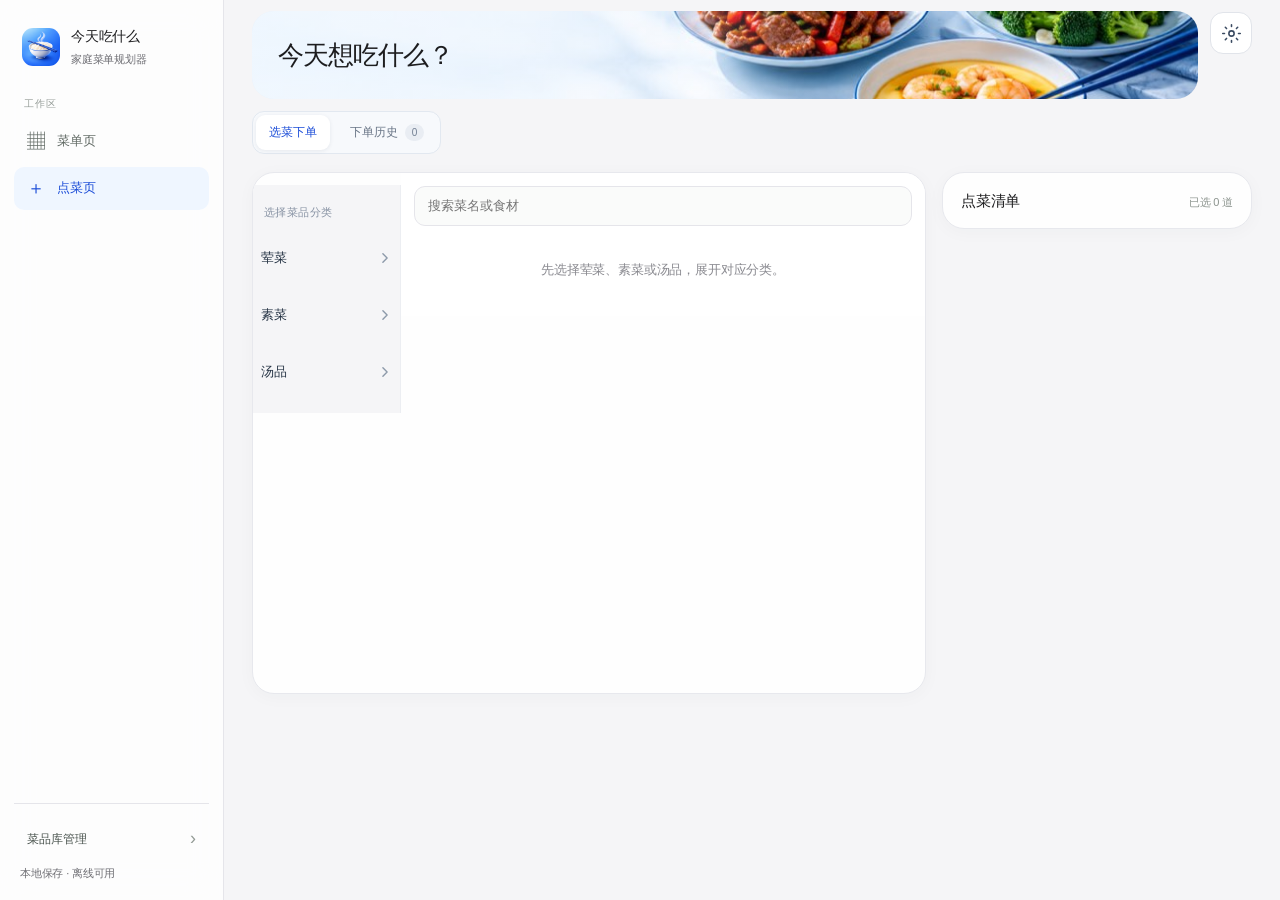
<file: order.html>
<!doctype html>
<html lang="zh-CN">
<head>
<meta charset="utf-8">
<meta name="viewport" content="width=device-width,initial-scale=1">
<meta http-equiv="refresh" content="0;url=index.html#order">
<title>点菜 - 今天吃什么</title>
<style>body{margin:0;padding:48px 24px;font:16px -apple-system,BlinkMacSystemFont,"Segoe UI",sans-serif;color:#26332b;background:#f7f8f5}a{color:#347a58}</style>
<script>location.replace(new URL('index.html#order',location.href).href)</script>
</head>
<body>
<p>点菜页面已并入菜单应用。正在打开……</p>
<p>如果没有自动跳转，请<a href="index.html#order">点击进入点菜页</a>。</p>
</body>
</html>
</file>
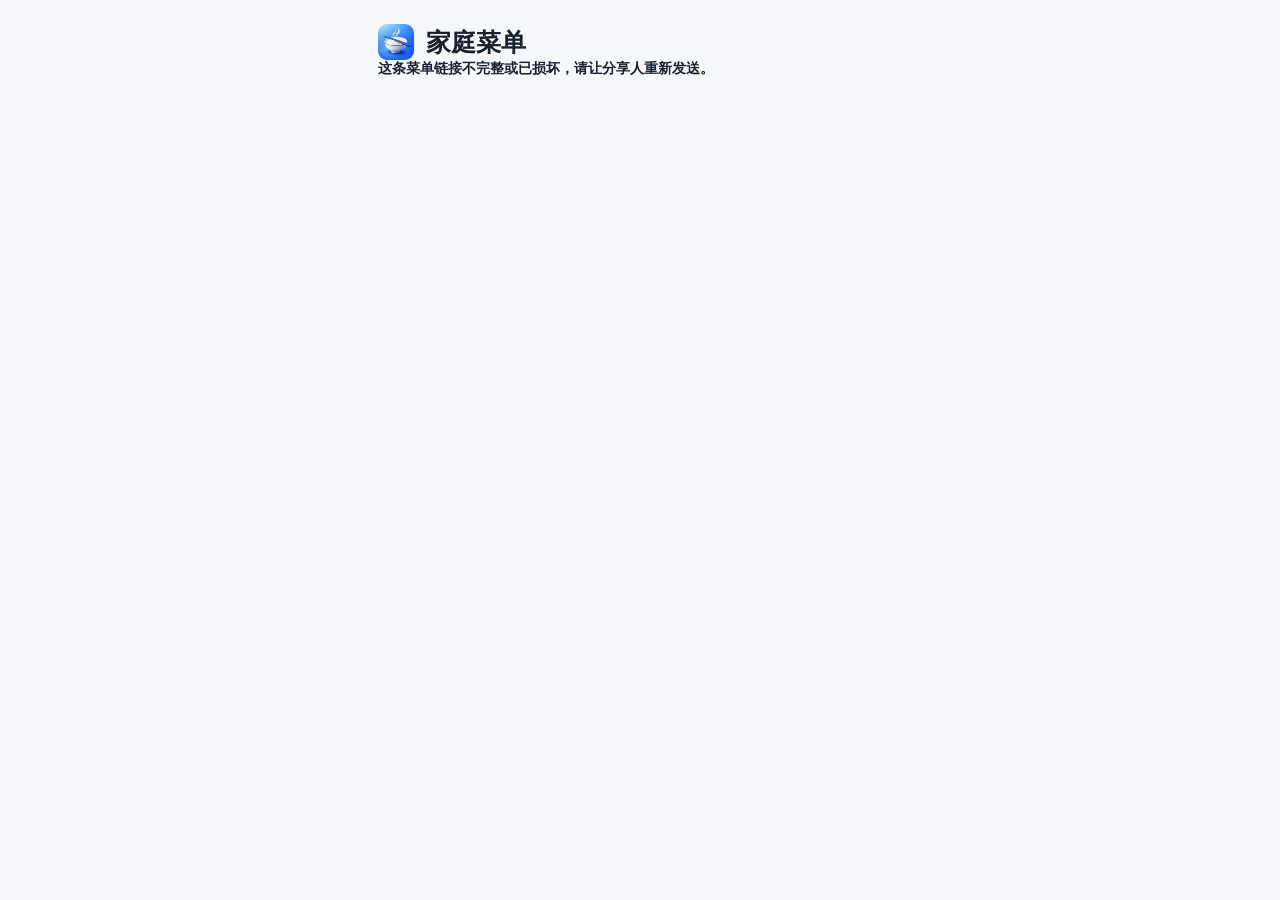
<file: share.html>
<!doctype html>
<html lang="zh-CN">
<head>
<meta charset="utf-8">
<meta name="viewport" content="width=device-width,initial-scale=1,viewport-fit=cover">
<meta name="referrer" content="no-referrer">
<title>家庭菜单 · 今天吃什么</title>
<link rel="icon" href="assets/brand/app-logo-small.png">
<link rel="stylesheet" href="menu-share.css?v=2">
<style>
*{box-sizing:border-box}body{margin:0;background:#f5f7fa}.reader{max-width:560px;margin:auto;padding:24px 18px calc(24px + env(safe-area-inset-bottom))}.reader h1{display:flex;align-items:center;gap:12px;font-size:25px;margin:0}.reader h1 img{width:36px;height:36px;border-radius:9px}.reader .share-day{margin:12px 0;padding:16px}.reader .share-actions{padding-inline:0;background:transparent}
</style>
</head>
<body>
<main class="reader share-ui"><h1><img src="assets/brand/app-logo-small.png" alt="">家庭菜单</h1><p class="share-range" data-period></p><div data-days></div>
<div class="share-actions" data-actions hidden><div class="share-buttons"><button type="button" data-picture>生成长图</button><button type="button" data-send>分享链接</button><button type="button" data-link>复制链接</button><button type="button" data-text>复制文字</button></div><div class="poster-tools" data-poster hidden><a data-download>保存长图</a><button type="button" data-file-share hidden>分享图片</button></div><p role="status" data-feedback></p><textarea data-manual hidden readonly aria-label="手动复制内容"></textarea></div>
<noscript>请启用 JavaScript 查看这份菜单。</noscript></main>
<script src="menu-share.js?v=2"></script>
<script>
function showMenu(){MenuShare.showReceived(document.querySelector('main'))}
showMenu();
window.addEventListener('hashchange',showMenu);
</script>
</body></html>
</file>
<file: menu-share.css>
.share-ui{color:#182130;font-family:-apple-system,BlinkMacSystemFont,"PingFang SC","Microsoft YaHei",sans-serif}
.share-ui [hidden]{display:none!important}
dialog.share-ui{width:min(480px,calc(100% - 32px));max-height:85vh;max-height:85dvh;padding:0;border:0;border-radius:22px;background:#fafbfd;box-shadow:0 18px 60px #15284430}
dialog.share-ui[open]{display:flex;flex-direction:column;overflow:hidden;animation:share-open .18s ease-out}
dialog.share-ui::backdrop{background:#16283d5c}
body:has(#menuShare[open]){overflow:hidden}
.share-head,.share-body,.share-actions{padding:16px 20px}
.share-head{display:flex;align-items:center;justify-content:space-between;background:#fff;border-bottom:1px solid #e2e7ef}
.share-ui h2,.share-ui h3,.share-ui p{margin:0}
.share-head h2{font-size:21px}
.share-body{overflow:auto;overscroll-behavior:contain;min-height:0}
.share-controls,.share-range{display:flex;align-items:center;gap:10px;flex-wrap:wrap}
.share-controls select{max-width:100%;min-height:44px;padding:0 9px;background:#fff;color:#17345e;border:1px solid #cdd7e5;border-radius:10px;font:inherit}
.share-range{margin:12px 0;font-size:14px;font-weight:600}
.share-preview{color:#835619;font-size:12px}
.share-day{padding:12px 14px;margin:8px 0;border:1px solid #dee5ef;border-radius:14px;background:white}
.share-day h3{font-size:15px;color:#164784}
.share-day dl{display:grid;grid-template-columns:auto minmax(0,1fr);gap:4px 12px;margin:8px 0 0;line-height:1.5}
.share-day dt{font-size:13px;color:#536175}
.share-day dd{margin:0;font-size:15px;overflow-wrap:anywhere}
.share-actions{background:#fff;border-top:1px solid #e2e7ef}
.share-buttons{display:flex;gap:8px;flex-wrap:wrap}
.share-ui button{min-height:44px;padding:8px 14px;border:1px solid #d4deec;background:white;color:#174c91;border-radius:11px;cursor:pointer;font:inherit;font-size:14px}
.share-ui [data-send]{background:#215fc2;color:#fff;border-color:#215fc2;font-weight:600}
.share-ui [data-close]{font-size:20px;width:44px;padding:0}
.share-ui [data-feedback]:not(:empty){font-size:13px;color:#345077;margin-top:8px}
.share-ui [data-manual]{display:block;width:100%;box-sizing:border-box;margin-top:8px}
@keyframes share-open{from{opacity:0;transform:translateY(10px)}to{opacity:1;transform:none}}
@media(max-width:700px){dialog.share-ui{inset:auto 0 0;width:100%;max-width:100%;margin:0;border-radius:22px 22px 0 0}.share-actions{padding-bottom:calc(14px + env(safe-area-inset-bottom))}}
@media(prefers-reduced-motion:reduce){dialog.share-ui[open]{animation:none}}
.share-segments{display:inline-flex;gap:2px;margin:0;border:0;padding:3px;background:#e9edf4;border-radius:12px}
.share-segments label{position:relative;display:grid;place-items:center;min-width:60px;min-height:40px;border-radius:9px;font-size:14px;cursor:pointer}
.share-segments label:has(:checked){background:white;color:#194e9e;box-shadow:0 1px 4px #2638431f;font-weight:600}
.share-segments label:has(:focus-visible){outline:2px solid #2969cd}
.share-segments input{position:absolute;inset:0;opacity:0;width:100%;height:100%;margin:0;cursor:pointer}
.share-day dl{align-items:center}
.share-day dd{display:flex;align-items:center;justify-content:space-between;gap:12px;min-width:0;padding:3px 0}
.share-day dd>span:first-child{min-width:0}
.share-thumbnail{position:relative;overflow:hidden;width:58px;height:58px;flex:0 0 58px;border-radius:9px}
.share-thumbnail img{position:absolute;max-width:none;max-height:none}
.poster-tools{display:flex;gap:8px;align-items:center;margin-top:8px;flex-wrap:wrap}
.poster-tools a{display:inline-flex;padding:10px 14px;align-items:center;min-height:44px;box-sizing:border-box;border-radius:10px;color:#174c91;background:#edf4ff;font-size:14px;text-decoration:none}
.share-ui [data-picture]:disabled{color:#536782;cursor:default}
@media(max-width:700px){
  .share-buttons{display:grid;grid-template-columns:repeat(2,minmax(0,1fr))}
  .share-buttons button{width:100%}
}
</file>
